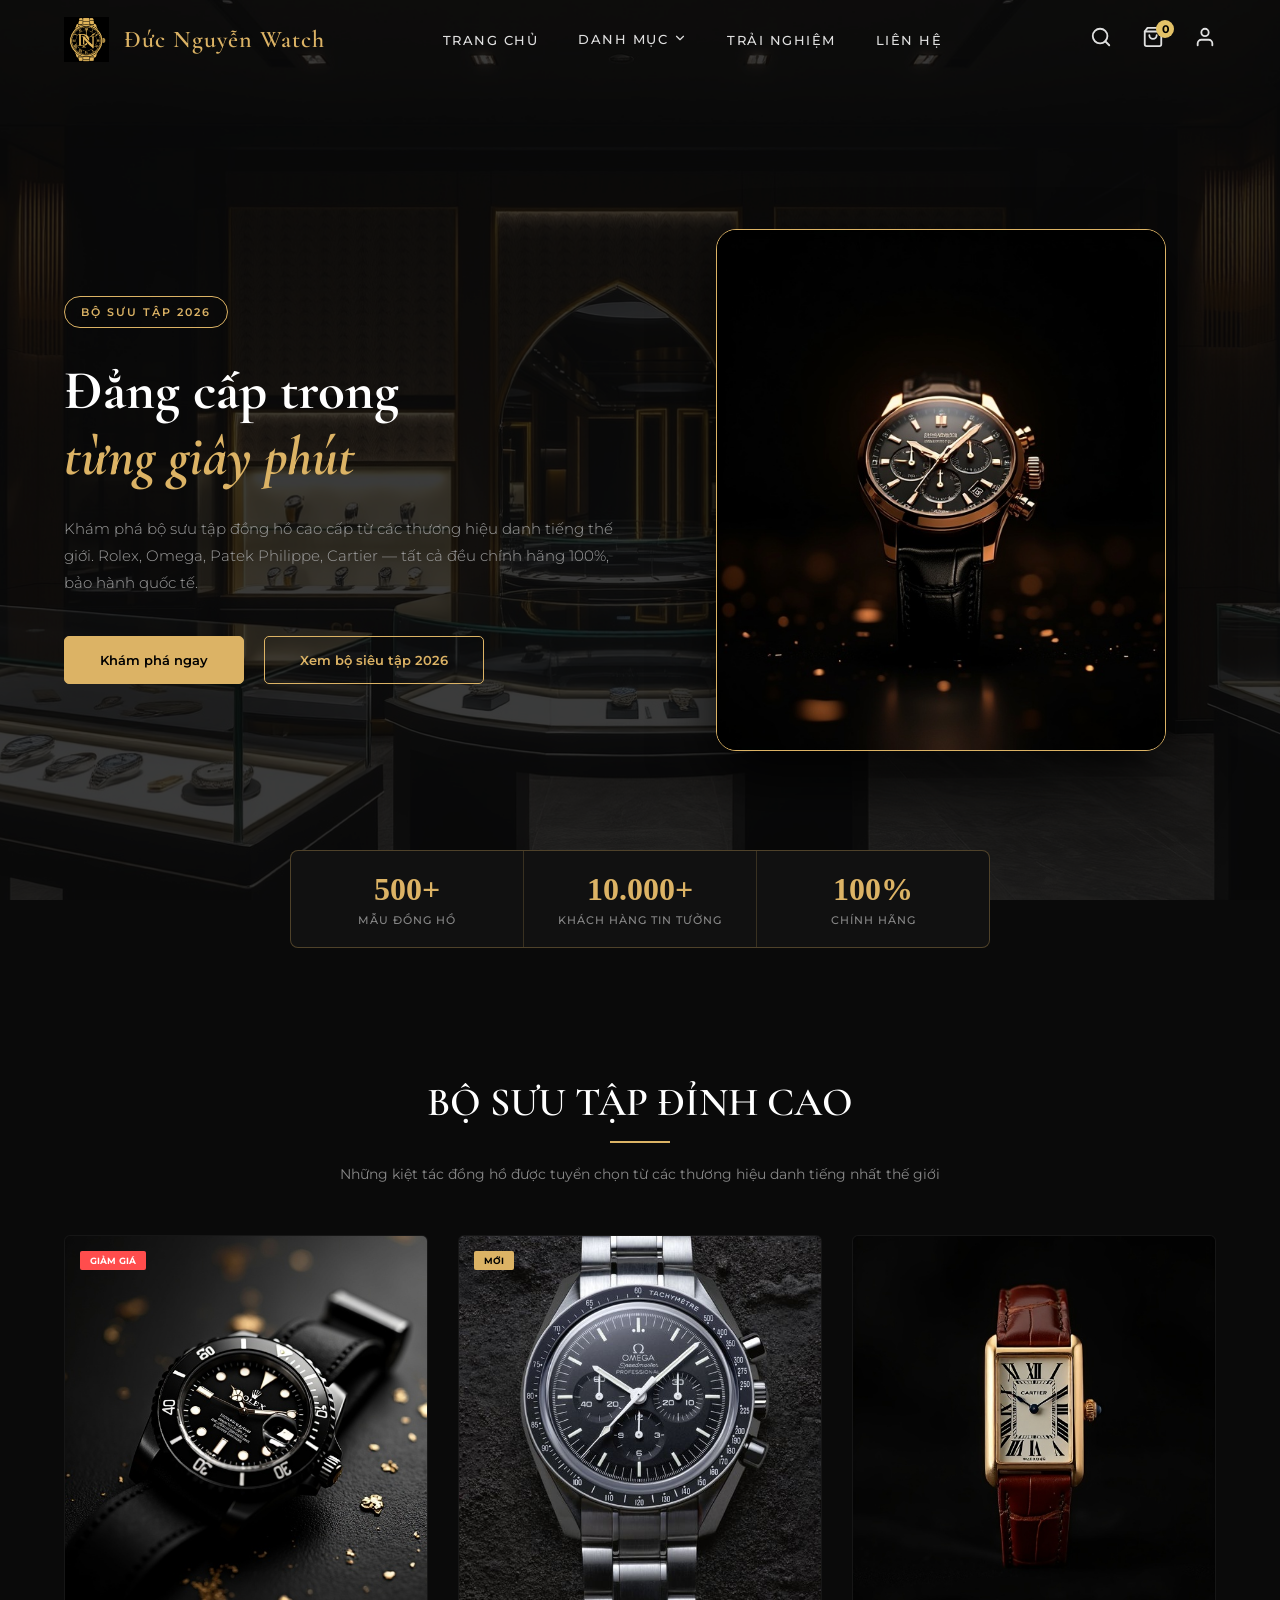
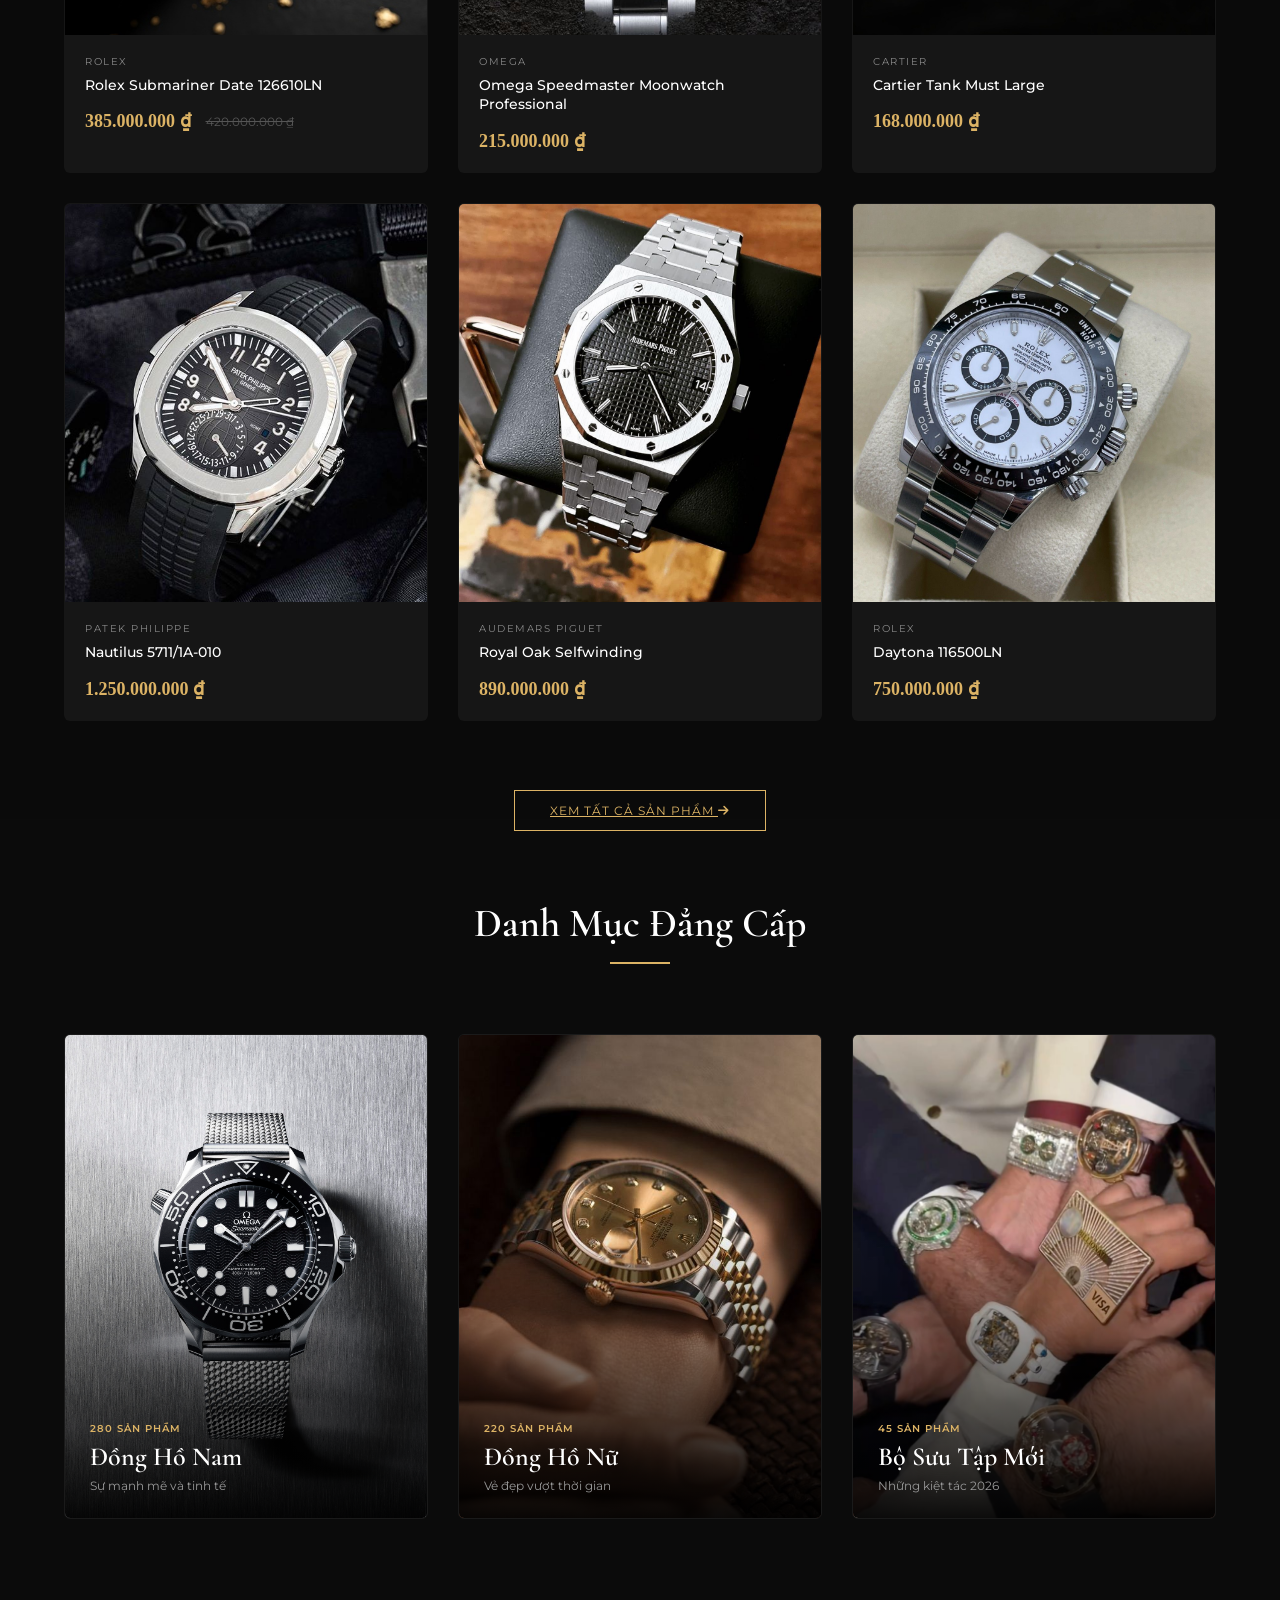
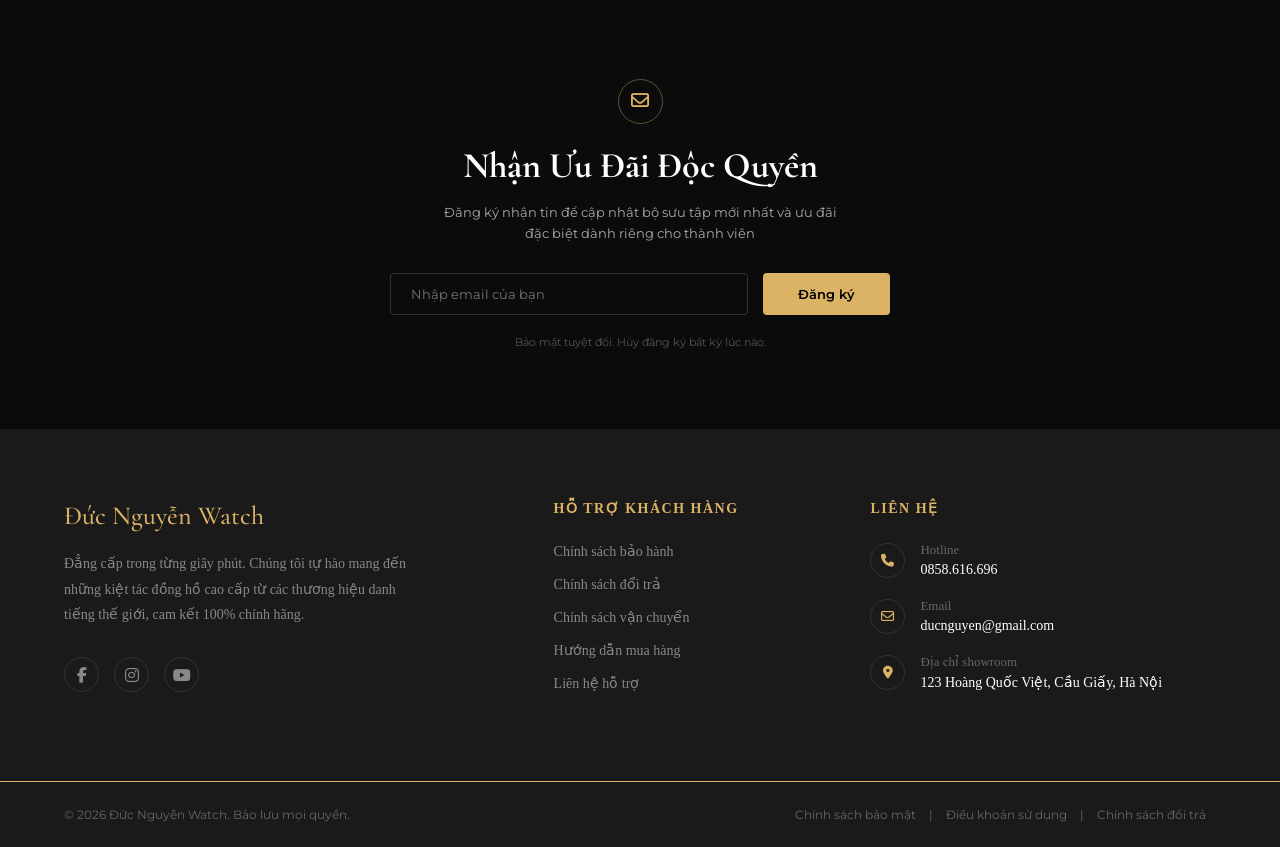
<file: index.html>
<!DOCTYPE html>
<html lang="vi">
<head>
    <meta charset="UTF-8">
    <meta name="viewport" content="width=device-width, initial-scale=1.0">
    <title>Trang chủ - Đức Nguyễn Watch</title>
    
    <!-- Nhúng Google Fonts -->
    <link href="https://fonts.googleapis.com/css2?family=Cormorant+Garamond:wght@600&family=Montserrat:wght@400;500&display=swap" rel="stylesheet">
    
    <!-- Nhúng FontAwesome để lấy icon -->
    <link rel="stylesheet" href="https://cdnjs.cloudflare.com/ajax/libs/font-awesome/6.4.0/css/all.min.css">
    
    <link rel="stylesheet" href="trangchu.css">
    <link rel="stylesheet" href="responsive.css">
</head>
<body>

    <!-- Bắt đầu Header -->
    <header class="main-header">
        
        <!-- Khối 1: Logo -->
        <a href="index.html" class="logo-container">
            <img src="anh/logo.png" alt="Logo" class="logo-img">
            <div class="logo-text" href="index.html">Đức Nguyễn Watch</div>
        </a>

        <!-- Khối 2: Menu Điều hướng -->
        <nav class="nav-menu">
            <ul>
                <li><a href="index.html">TRANG CHỦ</a></li>
                <li>
    <a href="danhmuc.html" class="menu-has-dropdown">
        DANH MỤC 
        <!-- Mã SVG vẽ mũi tên chỉ xuống -->
        <svg width="14" height="14" viewBox="0 0 24 24" fill="none" stroke="currentColor" stroke-width="2" stroke-linecap="round" stroke-linejoin="round">
            <polyline points="6 9 12 15 18 9"></polyline>
        </svg>
    </a>
</li>
                <li><a href="trainghiem.html">TRẢI NGHIỆM</a></li>
                <li><a href="lienhe.html">LIÊN HỆ</a></li>
            </ul>
        </nav>

       <!-- Khối 3: Các biểu tượng chức năng -->
<div class="header-icons">
    
    <!-- Ô tìm kiếm (Ẩn mặc định) -->
    <div class="search-box">
        <input type="text" id="search-input" placeholder="Tìm kiếm...">
    </div>

    <!-- Icon Kính lúp (Thêm id="search-btn") -->
    <a href="javascript:void(0)" class="icon-item" id="search-btn">
        <svg width="22" height="22" viewBox="0 0 24 24" fill="none" stroke="currentColor" stroke-width="2" stroke-linecap="round" stroke-linejoin="round"><circle cx="11" cy="11" r="8"></circle><line x1="21" y1="21" x2="16.65" y2="16.65"></line></svg>
    </a>
    
    <!-- Icon Giỏ hàng (Giữ nguyên) -->
    <a href="giohang.html" class="icon-item cart-wrapper">
        <svg width="22" height="22" viewBox="0 0 24 24" fill="none" stroke="currentColor" stroke-width="2" stroke-linecap="round" stroke-linejoin="round"><path d="M6 2L3 6v14a2 2 0 0 0 2 2h14a2 2 0 0 0 2-2V6l-3-4z"></path><line x1="3" y1="6" x2="21" y2="6"></line><path d="M16 10a4 4 0 0 1-8 0"></path></svg>
        <span class="cart-badge">0</span>
    </a>
    
    <!-- Icon Tài khoản (Giữ nguyên) -->
    <a href="dangnhap.html" class="icon-item">
        <svg width="22" height="22" viewBox="0 0 24 24" fill="none" stroke="currentColor" stroke-width="2" stroke-linecap="round" stroke-linejoin="round"><path d="M20 21v-2a4 4 0 0 0-4-4H8a4 4 0 0 0-4 4v2"></path><circle cx="12" cy="7" r="4"></circle></svg>
    </a>
</div>
        
    </header>
    <!-- PHẦN HERO SECTION -->
<section class="hero-section">
    <!-- Nền mờ phía sau (Bạn sẽ chèn ảnh cửa hàng vào đây bằng CSS) -->
    <div class="hero-background"></div>

    <div class="hero-container"> 
        <!-- Cột trái: Nội dung chữ -->
        <div class="hero-content">
            <span class="hero-badge fade-up delay-1">BỘ SƯU TẬP 2026</span>
            
            <h1 class="hero-title fade-up delay-2">
                Đẳng cấp trong <br>
                <span class="text-gold-italic">từng giây phút</span>
            </h1>
            
            <p class="hero-desc fade-up delay-3">
                Khám phá bộ sưu tập đồng hồ cao cấp từ các thương hiệu danh tiếng thế giới. Rolex, Omega, Patek Philippe, Cartier — tất cả đều chính hãng 100%, bảo hành quốc tế.
            </p>
            
            <div class="hero-buttons fade-up delay-4">
                <button class="btn-solid" onclick="window.location.href='danhmuc.html'">Khám phá ngay</button>
                <button class="btn-outline" onclick="window.location.href='danhmuc.html'">Xem bộ siêu tập 2026</button>
            </div>
        </div>

        <!-- Cột phải: Ảnh đồng hồ -->
        <div class="hero-image-wrapper fade-in-right delay-5">
            <!-- Bạn thay link ảnh đồng hồ đã tách nền (PNG) vào thẻ src dưới đây -->
            <img src="anh/anhgioithieu.jpg" alt="Luxury Watch" class="floating-watch">
        </div>
    </div>
</section>
<!-- Khối thống kê (Đặt dưới thẻ <div class="hero-buttons">...) -->
<div class="stats-box fade-up delay-5">
    
    <!-- Cột 1 -->
    <div class="stat-item">
        <div class="stat-value">
            <!-- Thuộc tính data-target chứa con số đích đến để JS biết đường chạy -->
            <span class="counter" data-target="500">0</span>+
        </div>
        <div class="stat-text">MẪU ĐỒNG HỒ</div>
    </div>

    <!-- Cột 2 -->
    <div class="stat-item">
        <div class="stat-value">
            <span class="counter" data-target="10000">0</span>+
        </div>
        <div class="stat-text">KHÁCH HÀNG TIN TƯỞNG</div>
    </div>

    <!-- Cột 3 -->
    <div class="stat-item">
        <div class="stat-value">
            <span class="counter" data-target="100">0</span>%
        </div>
        <div class="stat-text">CHÍNH HÃNG</div>
    </div>

</div>

    <!-- =========================================
     PHẦN BỘ SƯU TẬP ĐỈNH CAO (6 SẢN PHẨM)
     ========================================= -->
<section class="collection-section">
    <div class="section-header fade-up">
        <h2 class="section-title">BỘ SƯU TẬP ĐỈNH CAO</h2>
        <div class="title-line"></div>
        <p class="section-subtitle">Những kiệt tác đồng hồ được tuyển chọn từ các thương hiệu danh tiếng nhất thế giới</p>
    </div>

    <!-- Lưới chứa 6 sản phẩm (Sẽ tự động chia 3 cột, 2 hàng) -->
    <div class="product-grid fade-up delay-2">
        
        <!-- Sản phẩm 1 (Có Giảm giá) -->
        <div class="product-card" onclick="window.location.href='chitiet.html?id=rolexsub'">
            <div class="badge badge-sale">GIẢM GIÁ</div>
            <div class="product-img-wrapper">
                <img src="anh/rolexsub.jpg" alt="Rolex Submariner">
                <!-- Lớp phủ chứa nút XEM CHI TIẾT (Ẩn mặc định) -->
                <div class="img-overlay">
                    <button class="btn-hover-detail">XEM CHI TIẾT</button>
                </div>
            </div>
            <div class="product-info-bottom">
                <div class="brand">ROLEX</div>
                <h3 class="name">Rolex Submariner Date 126610LN</h3>
                <div class="price-box">
                    <span class="current-price">385.000.000 ₫</span>
                    <span class="old-price">420.000.000 ₫</span>
                </div>
            </div>
        </div>

        <!-- Sản phẩm 2 (Có nhãn  Mới) -->
        <div class="product-card" onclick="window.location.href='chitiet.html?id=omegaspeed'">
            <div class="badge badge-new">MỚI</div>
            <div class="product-img-wrapper">
                <img src="anh/omegamoon.jpg" alt="Omega Speedmaster">
                <div class="img-overlay">
                    <button class="btn-hover-detail">XEM CHI TIẾT</button>
                </div>
            </div>
            <div class="product-info-bottom">
                <div class="brand">OMEGA</div>
                <h3 class="name">Omega Speedmaster Moonwatch Professional</h3>
                <div class="price-box">
                    <span class="current-price">215.000.000 ₫</span>
                </div>
            </div>
        </div>

        <!-- Sản phẩm 3 -->
        <div class="product-card" onclick="window.location.href='chitiet.html?id=cartiersantos'">
            <div class="product-img-wrapper">
                <img src="anh/tank.jpg" alt="Cartier Tank">
                <div class="img-overlay">
                    <button class="btn-hover-detail">XEM CHI TIẾT</button>
                </div>
            </div>
            <div class="product-info-bottom">
                <div class="brand">CARTIER</div>
                <h3 class="name">Cartier Tank Must Large</h3>
                <div class="price-box">
                    <span class="current-price">168.000.000 ₫</span>
                </div>
            </div>
        </div>

        <!-- Sản phẩm 4 -->
        <div class="product-card" onclick="window.location.href='chitiet.html?id=patekaquanaut'">
            <div class="product-img-wrapper">
                <img src="anh/aquanaut.jpg" alt="Sản phẩm 4">
                <div class="img-overlay">
                    <button class="btn-hover-detail">XEM CHI TIẾT</button>
                </div>
            </div>
            <div class="product-info-bottom">
                <div class="brand">PATEK PHILIPPE</div>
                <h3 class="name">Nautilus 5711/1A-010</h3>
                <div class="price-box">
                    <span class="current-price">1.250.000.000 ₫</span>
                </div>
            </div>
        </div>

        <!-- Sản phẩm 5 -->
        <div class="product-card" onclick="window.location.href='chitiet.html?id=audemarsroyal'">
            <div class="product-img-wrapper">
                <img src="anh/royaloak.jpg" alt="Sản phẩm 5">
                <div class="img-overlay">
                    <button class="btn-hover-detail">XEM CHI TIẾT</button>
                </div>
            </div>
            <div class="product-info-bottom">
                <div class="brand">AUDEMARS PIGUET</div>
                <h3 class="name">Royal Oak Selfwinding</h3>
                <div class="price-box">
                    <span class="current-price">890.000.000 ₫</span>
                </div>
            </div>
        </div>

        <!-- Sản phẩm 6 -->
        <div class="product-card" onclick="window.location.href='chitiet.html?id=rolexdaytona'">
            <div class="product-img-wrapper">
                <img src="anh/daytona.jpg" alt="Sản phẩm 6">
                <div class="img-overlay">
                    <button class="btn-hover-detail">XEM CHI TIẾT</button>
                </div>
            </div>
            <div class="product-info-bottom">
                <div class="brand">ROLEX</div>
                <h3 class="name">Daytona 116500LN</h3>
                <div class="price-box">
                    <span class="current-price">750.000.000 ₫</span>
                </div>
            </div>
        </div>

    </div>
</section>

    <!-- Nút Xem tất cả -->
    <div class="view-all-container">
        <a href="danhmuc.html" class="btn-view-all">XEM TẤT CẢ SẢN PHẨM <i class="fa-solid fa-arrow-right"></i></a>
    </div>
</section>

<!-- =========================================
     PHẦN DANH MỤC ĐẲNG CẤP
     ========================================= -->
<section class="category-section">
    <!-- Tiêu đề -->
    <div class="section-header fade-up">
        <h2 class="section-title">Danh Mục Đẳng Cấp</h2>
        <div class="title-line"></div>
    </div>

    <!-- Lưới 3 thẻ danh mục -->
    <div class="category-grid fade-up delay-2">
        
        <!-- Thẻ 1: Đồng Hồ Nam -->
        <a href="danhmuc.html" class="category-card">
            <div class="category-img">
                <img src="anh/seamaster-2.jpg" alt="Đồng Hồ Nam">
                <!-- Lớp đen mờ dưới đáy -->
                <div class="category-overlay"></div>
            </div>
            <!-- Mũi tên góc phải trên -->
            <div class="circle-arrow">
                <i class="fa-solid fa-arrow-right"></i>
            </div>
            <!-- Nội dung chữ -->
            <div class="category-content">
                <span class="item-count">280 SẢN PHẨM</span>
                <h3 class="category-name">Đồng Hồ Nam</h3>
                <p class="category-desc">Sự mạnh mẽ và tinh tế</p>
            </div>
        </a>

        <!-- Thẻ 2: Đồng Hồ Nữ -->
        <a href="danhmuc.html" class="category-card">
            <div class="category-img">
                <img src="anh/datejust.jpg" alt="Đồng Hồ Nữ">
                <div class="category-overlay"></div>
            </div>
            <div class="circle-arrow">
                <i class="fa-solid fa-arrow-right"></i>
            </div>
            <div class="category-content">
                <span class="item-count">220 SẢN PHẨM</span>
                <h3 class="category-name">Đồng Hồ Nữ</h3>
                <p class="category-desc">Vẻ đẹp vượt thời gian</p>
            </div>
        </a>

        <!-- Thẻ 3: Bộ Sưu Tập Mới -->
        <a href="danhmuc.html" class="category-card">
            <div class="category-img">
                <img src="anh/bosieutap.jpg" alt="Bộ Sưu Tập Mới">
                <div class="category-overlay"></div>
            </div>
            <div class="circle-arrow">
                <i class="fa-solid fa-arrow-right"></i>
            </div>
            <div class="category-content">
                <span class="item-count">45 SẢN PHẨM</span>
                <h3 class="category-name">Bộ Sưu Tập Mới</h3>
                <p class="category-desc">Những kiệt tác 2026</p>
            </div>
        </a>

    </div>
</section>
<!-- =========================================
     PHẦN NHẬN ƯU ĐÃI ĐỘC QUYỀN
     ========================================= -->
<section class="newsletter-section">
    <div class="newsletter-icon"><i class="fa-regular fa-envelope"></i></div>
    <h2 class="newsletter-title">Nhận Ưu Đãi Độc Quyền</h2>
    <p class="newsletter-desc">Đăng ký nhận tin để cập nhật bộ sưu tập mới nhất và ưu đãi<br>đặc biệt dành riêng cho thành viên</p>
    
    <!-- Form nhập email -->
    <form id="subscribe-form" class="newsletter-form">
        <input type="email" id="email-input" placeholder="Nhập email của bạn" required>
        <button type="submit" class="btn-subscribe">Đăng ký</button>
    </form>
    <!-- THÊM ĐOẠN NÀY: Khối thông báo thành công (Mặc định ẩn) -->
    <div id="success-message" class="success-message" style="display: none;">
        <div class="success-icon"><i class="fa-solid fa-check"></i></div>
        <h3 class="success-title">Đăng ký thành công!</h3>
        <p class="success-desc">Cảm ơn bạn đã đăng ký. Chúng tôi sẽ gửi những ưu đãi tốt nhất đến hộp thư của bạn.</p>
    </div>
    <p class="newsletter-note">Bảo mật tuyệt đối. Hủy đăng ký bất kỳ lúc nào.</p>
</section>

<!-- =========================================
     PHẦN FOOTER 
     ========================================= -->
<footer id="main-footer" >
    <div class="footer-container">
        
        <!-- Cột 1: Thông tin thương hiệu -->
        <div class="footer-col brand-col">
            <h3 class="footer-logo">Đức Nguyễn Watch</h3>
            <p>Đẳng cấp trong từng giây phút. Chúng tôi tự hào mang đến những kiệt tác đồng hồ cao cấp từ các thương hiệu danh tiếng thế giới, cam kết 100% chính hãng.</p>
            <div class="social-links">
                <a href="https://www.facebook.com/anhladucnguyen/"><i class="fa-brands fa-facebook-f"></i></a>
                <a href="https://www.instagram.com/ducnguyen_luxury/"><i class="fa-brands fa-instagram"></i></a>
                <a href="https://www.youtube.com"><i class="fa-brands fa-youtube"></i></a>
            </div>
        </div>

        <!-- Cột 2: Danh mục -->
        <div class="footer-col links-col">
            <h4 class="footer-heading">HỖ TRỢ KHÁCH HÀNG</h4>
            <ul>
                <li><a href="lienhe.html">Chính sách bảo hành</a></li>
                <li><a href="lienhe.html">Chính sách đổi trả</a></li>
                <li><a href="lienhe.html">Chính sách vận chuyển</a></li>
                <li><a href="lienhe.html">Hướng dẫn mua hàng</a></li>
                <li><a href="lienhe.html">Liên hệ hỗ trợ</a></li>
            </ul>
        </div>

        <!-- Cột 3: Liên hệ -->
        <div class="footer-col contact-col">
            <h4 class="footer-heading">LIÊN HỆ</h4>
            <div class="contact-item">
                <div class="contact-icon"><i class="fa-solid fa-phone"></i></div>
                <div class="contact-info">
                    <span>Hotline</span>
                    <strong>0858.616.696</strong>
                </div>
            </div>
            <div class="contact-item">
                <div class="contact-icon"><i class="fa-regular fa-envelope"></i></div>
                <div class="contact-info">
                    <span>Email</span>
                    <strong>ducnguyen@gmail.com</strong>
                </div>
            </div>
            <div class="contact-item">
                <div class="contact-icon"><i class="fa-solid fa-location-dot"></i></div>
                <div class="contact-info">
                    <span>Địa chỉ showroom</span>
                    <strong>123 Hoàng Quốc Việt, Cầu Giấy, Hà Nội</strong>
                </div>
            </div>
        </div>

    </div>

    <!-- Thanh bản quyền dưới cùng -->
    <div class="footer-bottom">
        <div class="copyright">&copy; 2026 Đức Nguyễn Watch. Bảo lưu mọi quyền.</div>
        <div class="footer-legal">
            <a href="lienhe.html">Chính sách bảo mật</a> |
            <a href="lienhe.html">Điều khoản sử dụng</a> |
            <a href="lienhe.html">Chính sách đổi trả</a>
        </div>
    </div>
</footer>
<script src="mobile-menu.js"></script>
<script src="trangchu.js"></script>

</body>
</html>
</file>
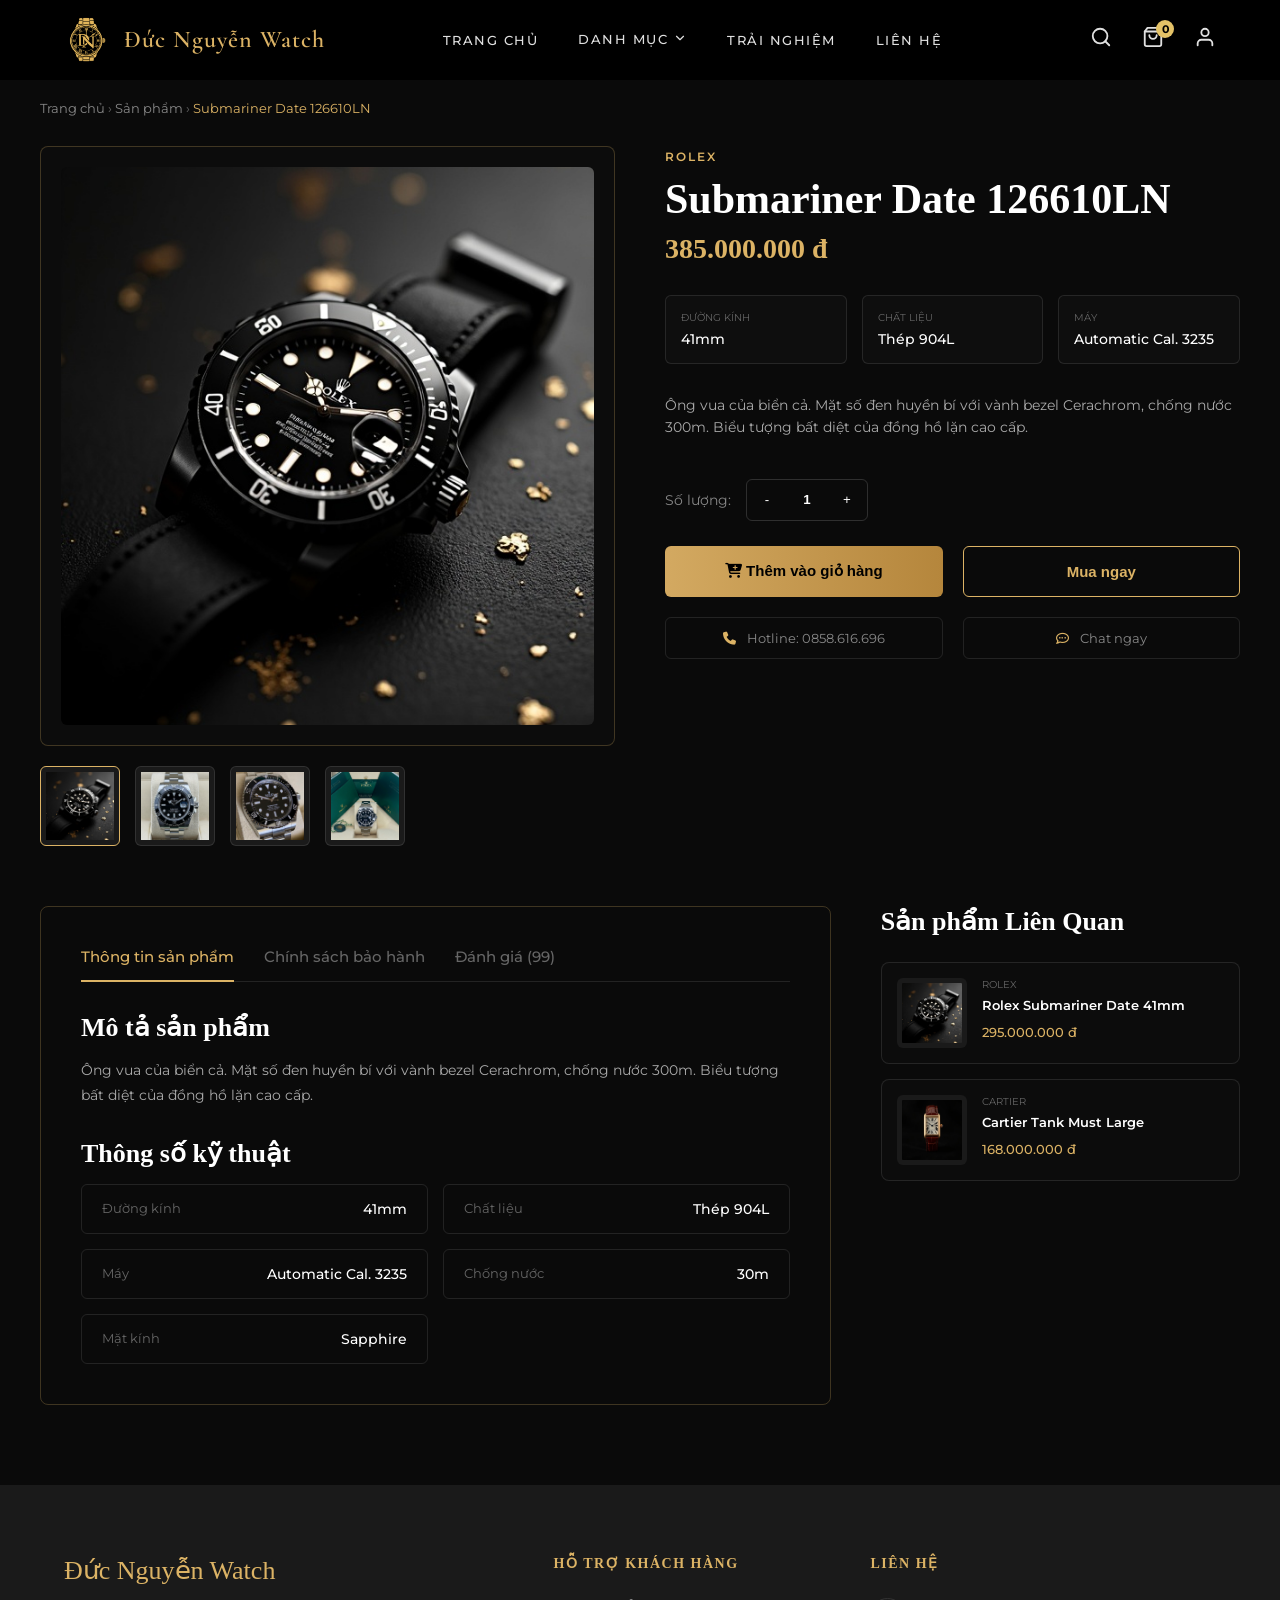
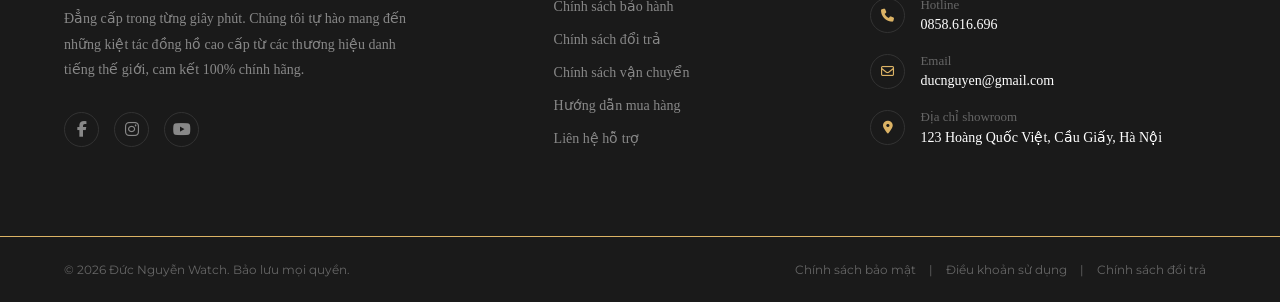
<file: chitiet.html>
<!DOCTYPE html>
<html lang="vi">
<head>
    <meta charset="UTF-8">
    <meta name="viewport" content="width=device-width, initial-scale=1.0">
    <title>Chi tiết - Đức Nguyễn Watch</title>
    <!-- Nhúng Font Chữ -->
    <link href="https://fonts.googleapis.com/css2?family=Cormorant+Garamond:wght@600;700&family=Montserrat:wght@400;500;600&display=swap" rel="stylesheet">
    <!-- Nhúng FontAwesome cho Icon -->
    <link rel="stylesheet" href="https://cdnjs.cloudflare.com/ajax/libs/font-awesome/6.4.0/css/all.min.css">
    <link rel="stylesheet" href="chitiet.css">
    <link rel="stylesheet" href="responsive.css">
</head>
<body>

    <!-- Bắt đầu Header -->
    <header class="main-header">
        
        <!-- Khối 1: Logo -->
        <a href="index.html" class="logo-container">
            <img src="anh/logo.png" alt="Logo" class="logo-img">
            <div class="logo-text">Đức Nguyễn Watch</div>
        </a>

                <!-- Khối 2: Menu Điều hướng -->
        <nav class="nav-menu">
            <ul>
                <li><a href="index.html">TRANG CHỦ</a></li>
                <li>
    <a href="danhmuc.html" class="menu-has-dropdown">
        DANH MỤC 
        <!-- Mã SVG vẽ mũi tên chỉ xuống -->
        <svg width="14" height="14" viewBox="0 0 24 24" fill="none" stroke="currentColor" stroke-width="2" stroke-linecap="round" stroke-linejoin="round">
            <polyline points="6 9 12 15 18 9"></polyline>
        </svg>
    </a>
</li>
                <li><a href="trainghiem.html">TRẢI NGHIỆM</a></li>
                <li><a href="lienhe.html">LIÊN HỆ</a></li>
            </ul>
        </nav>

       <!-- Khối 3: Các biểu tượng chức năng -->
<div class="header-icons">
    
    <!-- Ô tìm kiếm (Ẩn mặc định) -->
    <div class="search-box">
        <input type="text" id="search-input" placeholder="Tìm kiếm...">
    </div>

    <!-- Icon Kính lúp (Thêm id="search-btn") -->
    <a href="javascript:void(0)" class="icon-item" id="search-btn">
        <svg width="22" height="22" viewBox="0 0 24 24" fill="none" stroke="currentColor" stroke-width="2" stroke-linecap="round" stroke-linejoin="round"><circle cx="11" cy="11" r="8"></circle><line x1="21" y1="21" x2="16.65" y2="16.65"></line></svg>
    </a>
    
    <!-- Icon Giỏ hàng (Giữ nguyên) -->
    <a href="giohang.html" class="icon-item cart-wrapper">
        <svg width="22" height="22" viewBox="0 0 24 24" fill="none" stroke="currentColor" stroke-width="2" stroke-linecap="round" stroke-linejoin="round"><path d="M6 2L3 6v14a2 2 0 0 0 2 2h14a2 2 0 0 0 2-2V6l-3-4z"></path><line x1="3" y1="6" x2="21" y2="6"></line><path d="M16 10a4 4 0 0 1-8 0"></path></svg>
        <span class="cart-badge">0</span>
    </a>
    
    <!-- Icon Tài khoản (Giữ nguyên) -->
    <a href="dangnhap.html" class="icon-item">
        <svg width="22" height="22" viewBox="0 0 24 24" fill="none" stroke="currentColor" stroke-width="2" stroke-linecap="round" stroke-linejoin="round"><path d="M20 21v-2a4 4 0 0 0-4-4H8a4 4 0 0 0-4 4v2"></path><circle cx="12" cy="7" r="4"></circle></svg>
    </a>
</div>
        
    </header>

<!-- =========================================
     TRANG CHI TIẾT SẢN PHẨM (ĐỨC NGUYỄN WATCH)
     ========================================= -->
<section class="pdp-section">
    <div class="pdp-container">
        
        <!-- Breadcrumb (Đường dẫn) -->
        <div class="breadcrumb">
            <a href="index.html">Trang chủ</a> &rsaquo; 
            <a href="san-pham.html">Sản phẩm</a> &rsaquo; 
            <span id="dyn-breadcrumb">Cartier Tank Must Large</span>
        </div>

        <!-- ================= KHỐI TRÊN: ẢNH & THÔNG TIN CHÍNH ================= -->
        <div class="pdp-top-grid">
            
            <!-- Cột trái: Gallery Ảnh -->
            <div class="pdp-gallery">
                <div class="main-image-box">
                    <img id="main-product-img" src="" alt="Hình ảnh sản phẩm">
                </div>
                <div class="thumbnail-list" id="dyn-thumbnails">
                </div>
            </div>

            <!-- Cột phải: Thông tin & Mua hàng -->
            <div class="pdp-info">
                <span class="pdp-brand" id="dyn-brand">CARTIER</span>
                <h1 class="pdp-title" id="dyn-name">Cartier Tank Must Large</h1>
                <div class="pdp-price" id="dyn-price">168.000.000 đ</div>

                <!-- Thông số nhanh -->
                <div class="pdp-quick-specs">
                    <div class="q-spec-box">
                        <span class="q-label">ĐƯỜNG KÍNH</span>
                        <span class="q-value" id="dyn-size">33.7mm x 25.5mm</span>
                    </div>
                    <div class="q-spec-box">
                        <span class="q-label">CHẤT LIỆU</span>
                        <span class="q-value" id="dyn-material">Thép không gỉ</span>
                    </div>
                    <div class="q-spec-box">
                        <span class="q-label">MÁY</span>
                        <span class="q-value" id="dyn-machine">Quartz</span>
                    </div>
                </div>

                <p class="pdp-short-desc" id="dyn-desc">Biểu tượng của sự thanh lịch Parisian. Thiết kế hình chữ nhật cổ điển, mặt số trắng với kim thép xanh đặc trưng, dây da cá sấu cao cấp.</p>

                <!-- Số lượng & Nút Mua -->
                <div class="pdp-action-area">
                    <div class="qty-selector">
                        <span style="color:#888; font-size: 14px; margin-right: 15px;">Số lượng:</span>
                        <div class="qty-control">
                            <button class="qty-btn-pdp" id="btn-minus-pdp">-</button>
                            <input type="text" id="pdp-qty-input" value="1" readonly>
                            <button class="qty-btn-pdp" id="btn-plus-pdp">+</button>
                        </div>
                    </div>

                    <div class="pdp-buy-buttons">
                        <button class="btn-add-cart" id="btn-add-to-cart">
                            <i class="fa-solid fa-cart-plus"></i> Thêm vào giỏ hàng
                        </button>
                        <button class="btn-buy-now">Mua ngay</button>
                    </div>

                    <div class="pdp-support-buttons">
                        <a href="tel:0123456789" class="btn-support"><i class="fa-solid fa-phone"></i> Hotline: 0858.616.696</a>
                        <a href="#" class="btn-support"><i class="fa-regular fa-comment-dots"></i> Chat ngay</a>
                    </div>
                </div>
            </div>
        </div>

        <!-- ================= KHỐI DƯỚI: TAB CHI TIẾT & SẢN PHẨM LIÊN QUAN ================= -->
        <div class="pdp-bottom-grid">
            
            <!-- Cột trái: Khu vực Tabs -->
            <div class="pdp-tabs-section">
                <!-- Tiêu đề Tabs -->
                <div class="tab-headers">
                    <button class="tab-btn active" data-target="tab-info">Thông tin sản phẩm</button>
                    <button class="tab-btn" data-target="tab-warranty">Chính sách bảo hành</button>
                    <button class="tab-btn" data-target="tab-reviews">Đánh giá (99)</button>
                </div>

                <!-- Nội dung Tab 1: Thông tin -->
                <div class="tab-content active" id="tab-info">
                    <h3 class="tab-content-title">Mô tả sản phẩm</h3>
                    <p class="tab-text" id="dyn-long-desc">Biểu tượng của sự thanh lịch Parisian. Thiết kế hình chữ nhật cổ điển, mặt số trắng với kim thép xanh đặc trưng, dây da cá sấu cao cấp. Phù hợp cho cả môi trường công sở lẫn những buổi tiệc sang trọng.</p>
                    
                    <h3 class="tab-content-title" style="margin-top: 30px;">Thông số kỹ thuật</h3>
                    <div class="specs-table">
                        <div class="spec-row"><span class="s-label">Đường kính</span><span class="s-value" id="tab-size">33.7mm x 25.5mm</span></div>
                        <div class="spec-row"><span class="s-label">Chất liệu</span><span class="s-value" id="tab-material">Thép không gỉ</span></div>
                        <div class="spec-row"><span class="s-label">Máy</span><span class="s-value" id="tab-machine">Quartz</span></div>
                        <div class="spec-row"><span class="s-label">Chống nước</span><span class="s-value">30m</span></div>
                        <div class="spec-row"><span class="s-label">Mặt kính</span><span class="s-value">Sapphire</span></div>
                    </div>
                </div>

                <!-- Nội dung Tab 2: Bảo hành -->
                <div class="tab-content" id="tab-warranty">
                    <h3 class="tab-content-title">Chính sách bảo hành</h3>
                    <p class="tab-text" style="margin-bottom: 20px;">Chính sách bảo hành của Đức Nguyễn Watch cam kết mang đến sự an tâm tuyệt đối cho khách hàng:</p>
                    <ul class="warranty-list">
                        <li>1. Bảo hành chính hãng 5 năm: Tất cả đồng hồ được bảo hành theo chính sách của thương hiệu.</li>
                        <li>2. Bảo hành tại cửa hàng: Trong 12 tháng đầu, mọi vấn đề kỹ thuật được xử lý miễn phí.</li>
                        <li>3. Bảo dưỡng miễn phí: Miễn phí lau dầu, chỉnh thời gian trong suốt thời gian bảo hành.</li>
                        <li>4. Đổi trả trong 7 ngày: Nếu phát hiện lỗi do nhà sản xuất.</li>
                        <li>5. Kiểm định chính hãng: Hỗ trợ gửi kiểm định tại trung tâm nếu có nhu cầu.</li>
                        <li>6. Bảo hiểm vận chuyển: Tất cả đơn hàng online được bảo hiểm 100%.</li>
                    </ul>
                </div>

                <!-- Nội dung Tab 3: Đánh giá -->
                <div class="tab-content" id="tab-reviews">
                    <div class="review-header">
                        <h3 class="tab-content-title" style="margin-bottom: 0;">Đánh giá khách hàng</h3>
                        <span class="review-badge">99 đánh giá</span>
                    </div>

                    <div class="review-item">
                        <div class="reviewer-avatar">NA</div>
                        <div class="review-body">
                            <div class="review-meta">
                                <span class="reviewer-name">Nguyễn Minh Anh</span>
                                <span class="review-date">15/04/2026</span>
                            </div>
                            <div class="review-stars"><i class="fa-solid fa-star"></i><i class="fa-solid fa-star"></i><i class="fa-solid fa-star"></i><i class="fa-solid fa-star"></i><i class="fa-solid fa-star"></i></div>
                            <h4 class="review-title">Tuyệt vời! Đồng hồ chính hãng 100%</h4>
                            <p class="review-text">Mình đã mua chiếc đồng hồ tại đây. Sản phẩm chính hãng, đầy đủ hộp, thẻ và giấy tờ. Dịch vụ tư vấn rất chuyên nghiệp!</p>
                        </div>
                    </div>
                </div>

            </div>

            <!-- Cột phải: Sản phẩm liên quan (Gắn URL có chứa ?id) -->
            <div class="pdp-related-section">
                <h3 class="related-title">Sản phẩm Liên Quan</h3>
                <div class="related-list">
                    <a href="chitiet.html?id=rolexsub" class="related-card">
                        <img src="anh/rolexsub.jpg" alt="Rolex" class="r-img">
                        <div class="r-info">
                            <span class="r-brand">ROLEX</span>
                            <h4 class="r-name">Rolex Submariner Date 41mm</h4>
                            <span class="r-price">295.000.000 đ</span>
                        </div>
                    </a>
                    <a href="chitiet.html?id=cartiertank" class="related-card">
                        <img src="anh/tank.jpg" alt="Cartier" class="r-img">
                        <div class="r-info">
                            <span class="r-brand">CARTIER</span>
                            <h4 class="r-name">Cartier Tank Must Large</h4>
                            <span class="r-price">168.000.000 đ</span>
                        </div>
                    </a>
                </div>
            </div>

        </div>
    </div>
</section>


<!-- =========================================
     PHẦN FOOTER 
     ========================================= -->
<footer id="main-footer" >
    <div class="footer-container">
        
        <!-- Cột 1: Thông tin thương hiệu -->
        <div class="footer-col brand-col">
            <h3 class="footer-logo">Đức Nguyễn Watch</h3>
            <p>Đẳng cấp trong từng giây phút. Chúng tôi tự hào mang đến những kiệt tác đồng hồ cao cấp từ các thương hiệu danh tiếng thế giới, cam kết 100% chính hãng.</p>
            <div class="social-links">
                <a href="https://www.facebook.com/anhladucnguyen/"><i class="fa-brands fa-facebook-f"></i></a>
                <a href="https://www.instagram.com/ducnguyen_luxury/"><i class="fa-brands fa-instagram"></i></a>
                <a href="https://www.youtube.com"><i class="fa-brands fa-youtube"></i></a>
            </div>
        </div>

        <!-- Cột 2: Danh mục -->
        <div class="footer-col links-col">
            <h4 class="footer-heading">HỖ TRỢ KHÁCH HÀNG</h4>
            <ul>
                <li><a href="lienhe.html">Chính sách bảo hành</a></li>
                <li><a href="lienhe.html">Chính sách đổi trả</a></li>
                <li><a href="lienhe.html">Chính sách vận chuyển</a></li>
                <li><a href="lienhe.html">Hướng dẫn mua hàng</a></li>
                <li><a href="lienhe.html">Liên hệ hỗ trợ</a></li>
            </ul>
        </div>

        <!-- Cột 3: Liên hệ -->
        <div class="footer-col contact-col">
            <h4 class="footer-heading">LIÊN HỆ</h4>
            <div class="contact-item">
                <div class="contact-icon"><i class="fa-solid fa-phone"></i></div>
                <div class="contact-info">
                    <span>Hotline</span>
                    <strong>0858.616.696</strong>
                </div>
            </div>
            <div class="contact-item">
                <div class="contact-icon"><i class="fa-regular fa-envelope"></i></div>
                <div class="contact-info">
                    <span>Email</span>
                    <strong>ducnguyen@gmail.com</strong>
                </div>
            </div>
            <div class="contact-item">
                <div class="contact-icon"><i class="fa-solid fa-location-dot"></i></div>
                <div class="contact-info">
                    <span>Địa chỉ showroom</span>
                    <strong>123 Hoàng Quốc Việt, Cầu Giấy, Hà Nội</strong>
                </div>
            </div>
        </div>

    </div>

    <!-- Thanh bản quyền dưới cùng -->
    <div class="footer-bottom">
        <div class="copyright">&copy; 2026 Đức Nguyễn Watch. Bảo lưu mọi quyền.</div>
        <div class="footer-legal">
            <a href="lienhe.html">Chính sách bảo mật</a> |
            <a href="lienhe.html">Điều khoản sử dụng</a> |
            <a href="lienhe.html">Chính sách đổi trả</a>
        </div>
    </div>
</footer>
<script src="mobile-menu.js"></script>
<script src="chitiet.js"></script>
</body>
</html>
</file>
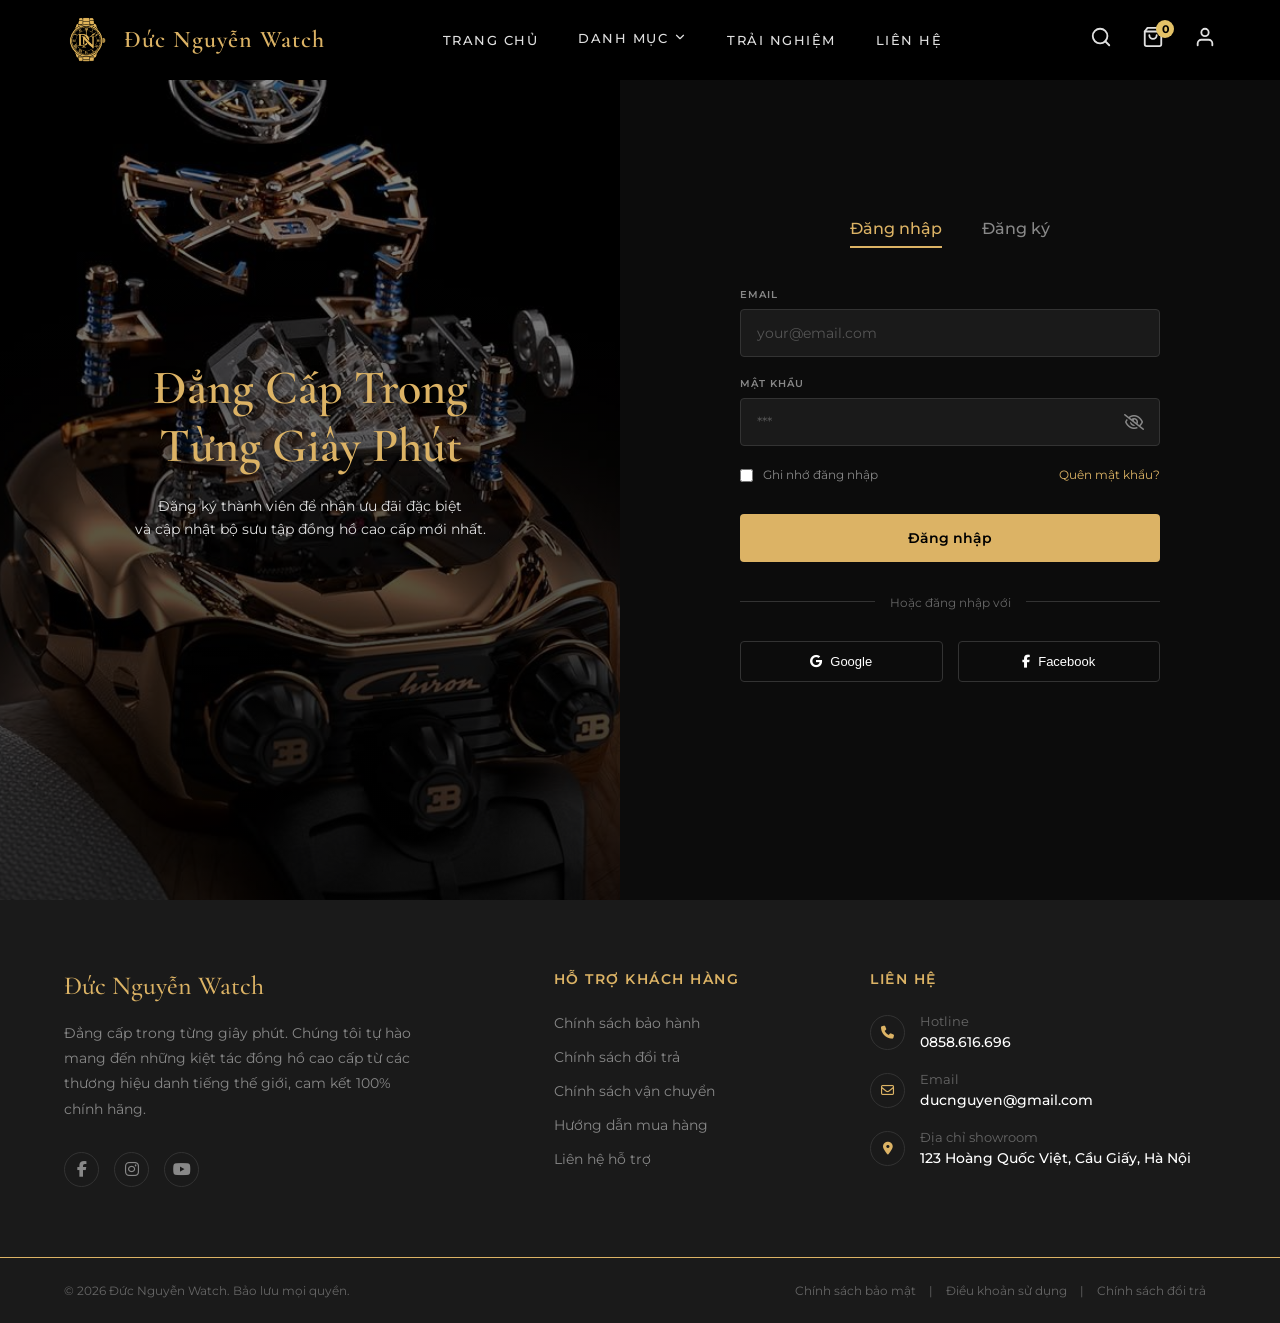
<file: dangnhap.html>
<!DOCTYPE html>
<html lang="vi">
<head>
    <meta charset="UTF-8">
    <meta name="viewport" content="width=device-width, initial-scale=1.0">
    <title>Đăng nhập - Đức Nguyễn Watch</title>
    <!-- Nhúng Font Chữ -->
    <link href="https://fonts.googleapis.com/css2?family=Cormorant+Garamond:wght@600;700&family=Montserrat:wght@400;500;600&display=swap" rel="stylesheet">
    <!-- Nhúng FontAwesome cho Icon -->
    <link rel="stylesheet" href="https://cdnjs.cloudflare.com/ajax/libs/font-awesome/6.4.0/css/all.min.css">
    <link rel="stylesheet" href="dangnhap.css">
    <link rel="stylesheet" href="responsive.css">
</head>
<body>

    <!-- Bắt đầu Header -->
    <header class="main-header">
        
        <!-- Khối 1: Logo -->
        <a href="index.html" class="logo-container">
            <img src="anh/logo.png" alt="Logo" class="logo-img">
            <div class="logo-text">Đức Nguyễn Watch</div>
        </a>

        <!-- Khối 2: Menu Điều hướng -->
        <nav class="nav-menu">
            <ul>
                <li><a href="index.html">TRANG CHỦ</a></li>
                <li>
    <a href="danhmuc.html" class="menu-has-dropdown">
        DANH MỤC 
        <!-- Mã SVG vẽ mũi tên chỉ xuống -->
        <svg width="14" height="14" viewBox="0 0 24 24" fill="none" stroke="currentColor" stroke-width="2" stroke-linecap="round" stroke-linejoin="round">
            <polyline points="6 9 12 15 18 9"></polyline>
        </svg>
    </a>
</li>
                <li><a href="trainghiem.html">TRẢI NGHIỆM</a></li>
                <li><a href="lienhe.html">LIÊN HỆ</a></li>
            </ul>
        </nav>

       <!-- Khối 3: Các biểu tượng chức năng -->
<div class="header-icons">
    
    <!-- Ô tìm kiếm (Ẩn mặc định) -->
    <div class="search-box">
        <input type="text" id="search-input" placeholder="Tìm kiếm...">
    </div>

    <!-- Icon Kính lúp (Thêm id="search-btn") -->
    <a href="javascript:void(0)" class="icon-item" id="search-btn">
        <svg width="22" height="22" viewBox="0 0 24 24" fill="none" stroke="currentColor" stroke-width="2" stroke-linecap="round" stroke-linejoin="round"><circle cx="11" cy="11" r="8"></circle><line x1="21" y1="21" x2="16.65" y2="16.65"></line></svg>
    </a>
    
    <!-- Icon Giỏ hàng (Giữ nguyên) -->
    <a href="giohang.html" class="icon-item cart-wrapper">
        <svg width="22" height="22" viewBox="0 0 24 24" fill="none" stroke="currentColor" stroke-width="2" stroke-linecap="round" stroke-linejoin="round"><path d="M6 2L3 6v14a2 2 0 0 0 2 2h14a2 2 0 0 0 2-2V6l-3-4z"></path><line x1="3" y1="6" x2="21" y2="6"></line><path d="M16 10a4 4 0 0 1-8 0"></path></svg>
        <span class="cart-badge">0</span>
    </a>
    
    <!-- Icon Tài khoản (Giữ nguyên) -->
    <a href="dangnhap.html" class="icon-item">
        <svg width="22" height="22" viewBox="0 0 24 24" fill="none" stroke="currentColor" stroke-width="2" stroke-linecap="round" stroke-linejoin="round"><path d="M20 21v-2a4 4 0 0 0-4-4H8a4 4 0 0 0-4 4v2"></path><circle cx="12" cy="7" r="4"></circle></svg>
    </a>
</div>
        
    </header>
<div class="auth-wrapper">
    <!-- Cột trái: Ảnh nền và Slogan -->
    <div class="auth-banner">
        <div class="banner-overlay"></div>
        <div class="banner-content">
            <h2>Đẳng Cấp Trong<br>Từng Giây Phút</h2>
            <p>Đăng ký thành viên để nhận ưu đãi đặc biệt<br>và cập nhật bộ sưu tập đồng hồ cao cấp mới nhất.</p>
        </div>
    </div>

    <!-- Cột phải: Form nhập liệu -->
    <div class="auth-form-section">
        <div class="auth-form-container">
            
            <!-- Chuyển đổi Đăng nhập / Đăng ký -->
<div class="auth-tabs">
    <!-- Đặt class active mặc định ở nút Đăng nhập -->
    <a href="#" class="tab-btn active" id="tab-login">Đăng nhập</a>
    <a href="#" class="tab-btn" id="tab-register">Đăng ký</a>
</div>

<!-- ================= FORM ĐĂNG NHẬP (MẶC ĐỊNH HIỂN THỊ) ================= -->
<form id="login-form" class="auth-form">
    <div class="input-group">
        <label>EMAIL</label>
        <input type="email" placeholder="your@email.com" required>
    </div>

    <div class="input-group">
        <label>MẬT KHẨU</label>
        <div class="password-wrapper">
            <input type="password" id="pw-login" placeholder="***" required>
            <i class="fa-regular fa-eye-slash toggle-pw" data-target="pw-login"></i>
        </div>
    </div>

    <!-- Hàng chữ Ghi nhớ & Quên mật khẩu -->
    <div class="login-options">
        <div class="checkbox-group" style="margin-bottom: 0;">
            <input type="checkbox" id="remember-me">
            <label for="remember-me">Ghi nhớ đăng nhập</label>
        </div>
        <a href="#" class="forgot-pw-link" id="link-forgot-pw">Quên mật khẩu?</a>
    </div>

    <button type="submit" class="btn-primary-auth">Đăng nhập</button>

    <div class="auth-divider"><span>Hoặc đăng nhập với</span></div>

    <div class="social-login">
        <button type="button" class="btn-social"><i class="fa-brands fa-google"></i> Google</button>
        <button type="button" class="btn-social"><i class="fa-brands fa-facebook-f"></i> Facebook</button>
    </div>
</form>

<!-- ================= FORM ĐĂNG KÝ (MẶC ĐỊNH ẨN) ================= -->
<form id="register-form" class="auth-form" style="display: none;">
    <div class="input-group">
        <label>HỌ VÀ TÊN</label>
        <input type="text" placeholder="Nguyễn Minh Đức" required>
    </div>

    <div class="input-group">
        <label>EMAIL</label>
        <input type="email" placeholder="your@email.com" required>
    </div>

    <div class="input-group">
        <label>SỐ ĐIỆN THOẠI</label>
        <input type="tel" placeholder="0123.456.789" required>
    </div>

    <div class="input-group">
        <label>MẬT KHẨU</label>
        <div class="password-wrapper">
            <input type="password" id="pw-reg" placeholder="Tối thiểu 8 ký tự" required>
            <i class="fa-regular fa-eye-slash toggle-pw" data-target="pw-reg"></i>
        </div>
    </div>

    <div class="input-group">
        <label>XÁC NHẬN MẬT KHẨU</label>
        <div class="password-wrapper">
            <input type="password" id="pw-confirm" placeholder="Nhập lại mật khẩu" required>
            <i class="fa-regular fa-eye-slash toggle-pw" data-target="pw-confirm"></i>
        </div>
    </div>

    <div class="checkbox-group">
        <input type="checkbox" id="terms" required>
        <label for="terms">Tôi đồng ý với <a href="#">Điều khoản sử dụng</a> và <a href="#">Chính sách bảo mật</a></label>
    </div>

    <button type="submit" class="btn-primary-auth">Đăng ký tài khoản</button>

    <div class="auth-divider"><span>Hoặc đăng ký với</span></div>

    <div class="social-login">
        <button type="button" class="btn-social"><i class="fa-brands fa-google"></i> Google</button>
        <button type="button" class="btn-social"><i class="fa-brands fa-facebook-f"></i> Facebook</button>
    </div>
</form>
<!-- ================= FORM QUÊN MẬT KHẨU (MẶC ĐỊNH ẨN) ================= -->
<form id="forgot-pw-form" class="auth-form" style="display: none;">
    
    <div style="text-align: center; margin-bottom: 30px;">
        <h3 style="color: var(--gold); font-family: 'Cormorant Garamond', serif; font-size: 28px; margin-bottom: 10px;">Phục hồi mật khẩu</h3>
        <p style="color: #888; font-size: 13px; line-height: 1.5;">Vui lòng nhập địa chỉ email của bạn. Chúng tôi sẽ gửi một liên kết bảo mật để đặt lại mật khẩu.</p>
    </div>

    <div class="input-group">
        <label>EMAIL CỦA BẠN</label>
        <input type="email" placeholder="your@email.com" required>
    </div>

    <button type="submit" class="btn-primary-auth">Gửi liên kết</button>

    <div style="text-align: center; margin-top: 20px;">
        <a href="#" id="link-back-login" style="color: #888; text-decoration: none; font-size: 13px; transition: color 0.3s;">
            <i class="fa-solid fa-arrow-left" style="margin-right: 5px;"></i> Quay lại Đăng nhập
        </a>
    </div>
</form>

        </div>
    </div>
</div>
<!-- =========================================
     PHẦN FOOTER 
     ========================================= -->
<footer id="main-footer" >
    <div class="footer-container">
        
        <!-- Cột 1: Thông tin thương hiệu -->
        <div class="footer-col brand-col">
            <h3 class="footer-logo">Đức Nguyễn Watch</h3>
            <p>Đẳng cấp trong từng giây phút. Chúng tôi tự hào mang đến những kiệt tác đồng hồ cao cấp từ các thương hiệu danh tiếng thế giới, cam kết 100% chính hãng.</p>
            <div class="social-links">
                <a href="https://www.facebook.com/anhladucnguyen/"><i class="fa-brands fa-facebook-f"></i></a>
                <a href="https://www.instagram.com/ducnguyen_luxury/"><i class="fa-brands fa-instagram"></i></a>
                <a href="https://www.youtube.com"><i class="fa-brands fa-youtube"></i></a>
            </div>
        </div>

        <!-- Cột 2: Danh mục -->
        <div class="footer-col links-col">
            <h4 class="footer-heading">HỖ TRỢ KHÁCH HÀNG</h4>
            <ul>
                <li><a href="lienhe.html">Chính sách bảo hành</a></li>
                <li><a href="lienhe.html">Chính sách đổi trả</a></li>
                <li><a href="lienhe.html">Chính sách vận chuyển</a></li>
                <li><a href="lienhe.html">Hướng dẫn mua hàng</a></li>
                <li><a href="lienhe.html">Liên hệ hỗ trợ</a></li>
            </ul>
        </div>

        <!-- Cột 3: Liên hệ -->
        <div class="footer-col contact-col">
            <h4 class="footer-heading">LIÊN HỆ</h4>
            <div class="contact-item">
                <div class="contact-icon"><i class="fa-solid fa-phone"></i></div>
                <div class="contact-info">
                    <span>Hotline</span>
                    <strong>0858.616.696</strong>
                </div>
            </div>
            <div class="contact-item">
                <div class="contact-icon"><i class="fa-regular fa-envelope"></i></div>
                <div class="contact-info">
                    <span>Email</span>
                    <strong>ducnguyen@gmail.com</strong>
                </div>
            </div>
            <div class="contact-item">
                <div class="contact-icon"><i class="fa-solid fa-location-dot"></i></div>
                <div class="contact-info">
                    <span>Địa chỉ showroom</span>
                    <strong>123 Hoàng Quốc Việt, Cầu Giấy, Hà Nội</strong>
                </div>
            </div>
        </div>

    </div>

    <!-- Thanh bản quyền dưới cùng -->
    <div class="footer-bottom">
        <div class="copyright">&copy; 2026 Đức Nguyễn Watch. Bảo lưu mọi quyền.</div>
        <div class="footer-legal">
            <a href="lienhe.html">Chính sách bảo mật</a> |
            <a href="lienhe.html">Điều khoản sử dụng</a> |
            <a href="lienhe.html">Chính sách đổi trả</a>
        </div>
    </div>
</footer>
<script src="mobile-menu.js"></script>
<script src="dangnhap.js"></script>
</body>
</html>
</file>
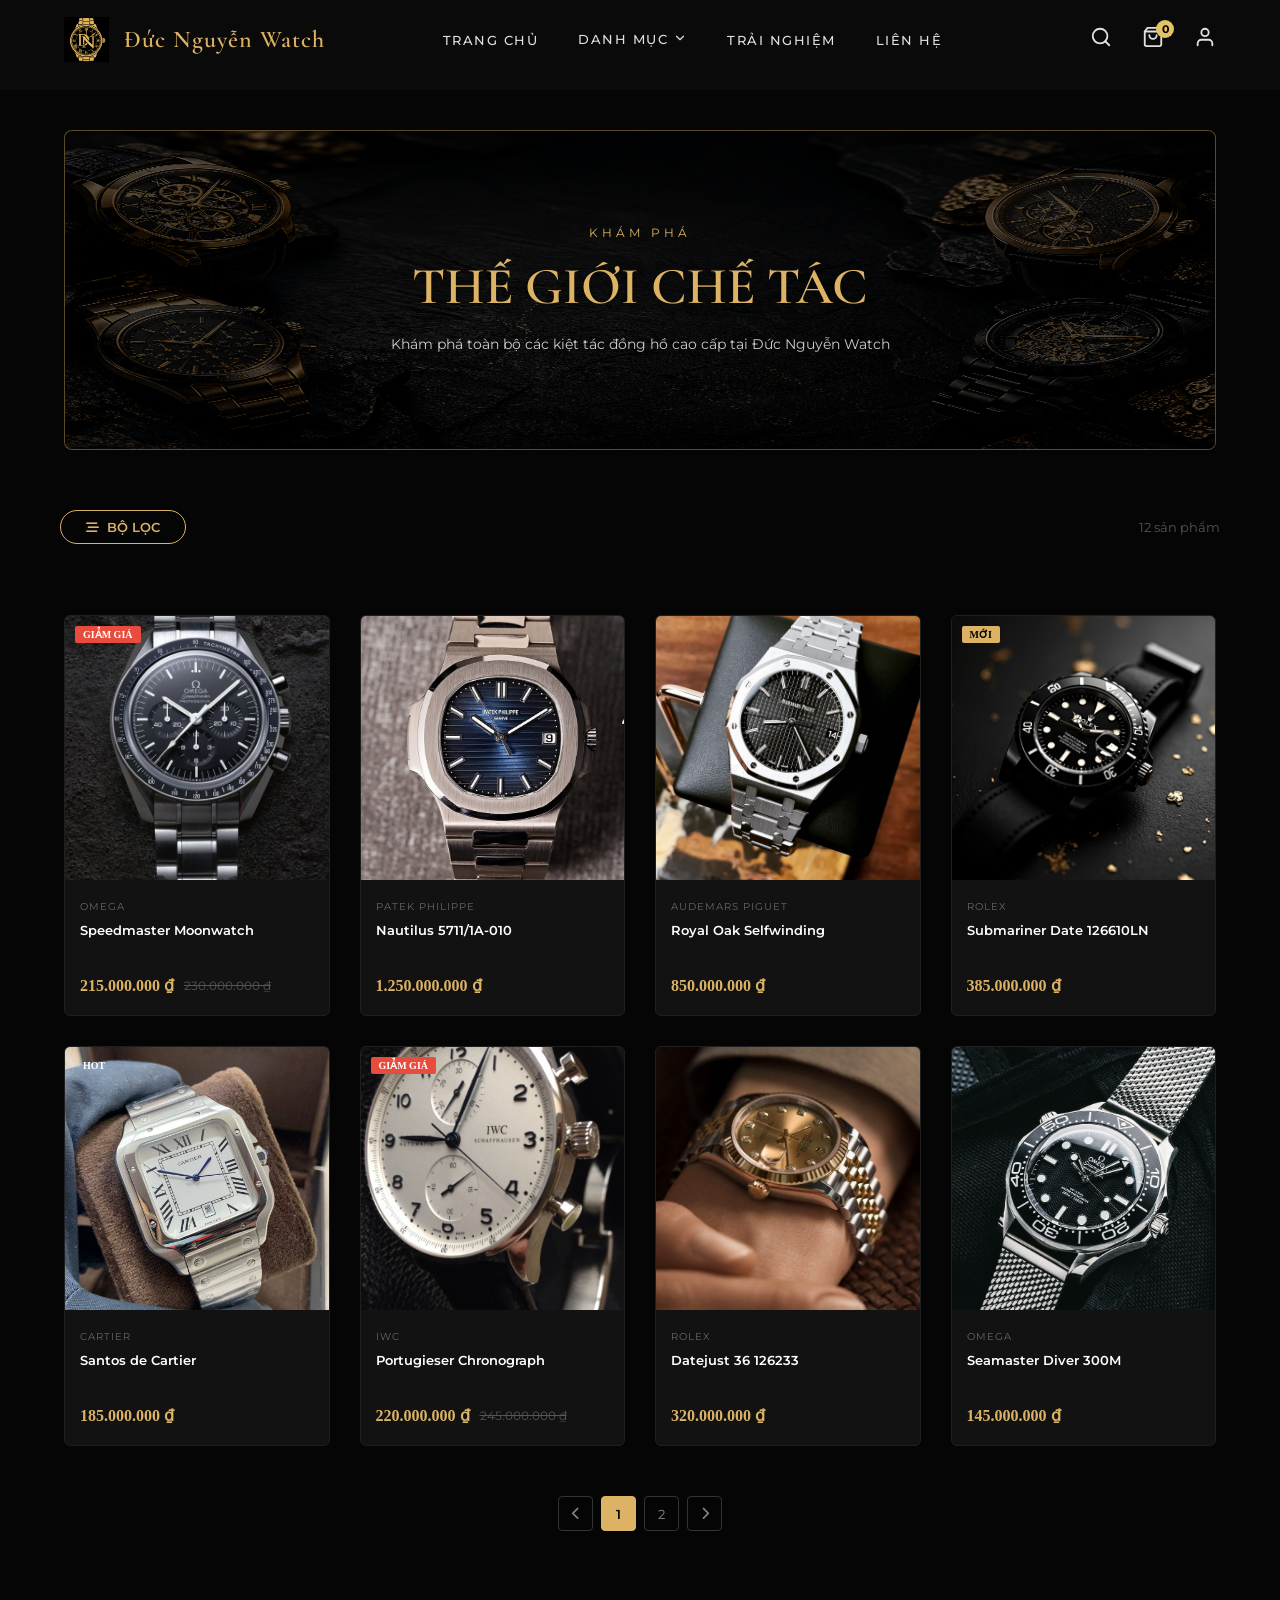
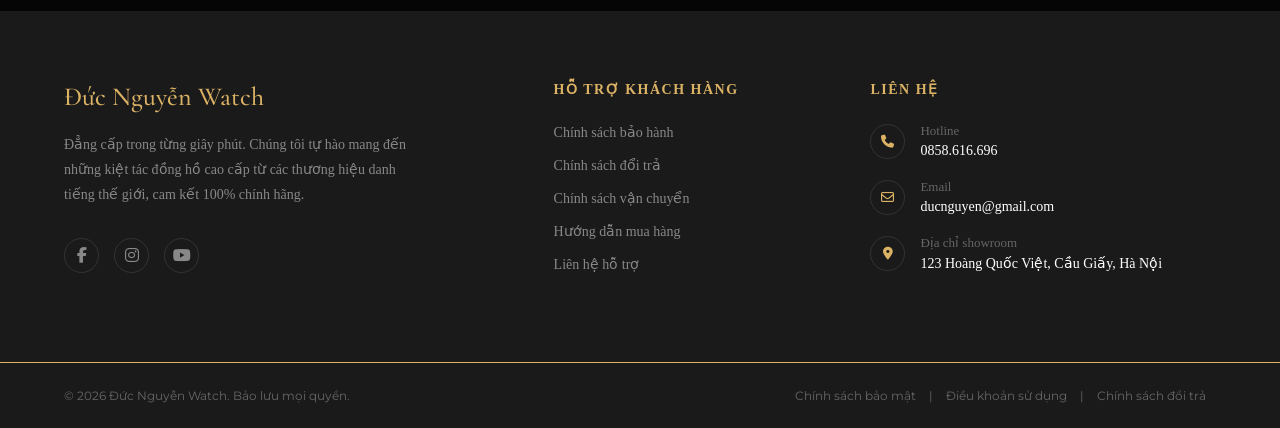
<file: danhmuc.html>
<!DOCTYPE html>
<html lang="vi">
<head>
    <meta charset="UTF-8">
    <meta name="viewport" content="width=device-width, initial-scale=1.0">
    <title>Danh mục - Đức Nguyễn Watch</title>
    
    <!-- Nhúng Google Fonts -->
    <link href="https://fonts.googleapis.com/css2?family=Cormorant+Garamond:wght@600&family=Montserrat:wght@400;500&display=swap" rel="stylesheet">
    
    <!-- Nhúng FontAwesome để lấy icon -->
    <link rel="stylesheet" href="https://cdnjs.cloudflare.com/ajax/libs/font-awesome/6.4.0/css/all.min.css">
    
    <link rel="stylesheet" href="danhmuc.css">
    <link rel="stylesheet" href="responsive.css">
</head>
<body>

    <!-- Bắt đầu Header -->
    <header class="main-header">
        
        <!-- Khối 1: Logo -->
        <a href="index.html" class="logo-container">
            <img src="anh/logo.png" alt="Logo" class="logo-img">
            <div class="logo-text">Đức Nguyễn Watch</div>
        </a>

        <!-- Khối 2: Menu Điều hướng -->
        <nav class="nav-menu">
            <ul>
                <li><a href="index.html">TRANG CHỦ</a></li>
                <li>
    <a href="danhmuc.html" class="menu-has-dropdown">
        DANH MỤC 
        <!-- Mã SVG vẽ mũi tên chỉ xuống -->
        <svg width="14" height="14" viewBox="0 0 24 24" fill="none" stroke="currentColor" stroke-width="2" stroke-linecap="round" stroke-linejoin="round">
            <polyline points="6 9 12 15 18 9"></polyline>
        </svg>
    </a>
</li>
                <li><a href="trainghiem.html">TRẢI NGHIỆM</a></li>
                <li><a href="lienhe.html">LIÊN HỆ</a></li>
            </ul>
        </nav>

        <!-- Khối 3: Các biểu tượng chức năng -->
       <!-- Khối 3: Các biểu tượng chức năng -->
<div class="header-icons">
    
    <!-- Ô tìm kiếm (Ẩn mặc định) -->
    <div class="search-box">
        <input type="text" id="search-input" placeholder="Tìm kiếm...">
    </div>

    <!-- Icon Kính lúp (Thêm id="search-btn") -->
    <a href="javascript:void(0)" class="icon-item" id="search-btn">
        <svg width="22" height="22" viewBox="0 0 24 24" fill="none" stroke="currentColor" stroke-width="2" stroke-linecap="round" stroke-linejoin="round"><circle cx="11" cy="11" r="8"></circle><line x1="21" y1="21" x2="16.65" y2="16.65"></line></svg>
    </a>
    
    <!-- Icon Giỏ hàng (Giữ nguyên) -->
    <a href="giohang.html" class="icon-item cart-wrapper">
        <svg width="22" height="22" viewBox="0 0 24 24" fill="none" stroke="currentColor" stroke-width="2" stroke-linecap="round" stroke-linejoin="round"><path d="M6 2L3 6v14a2 2 0 0 0 2 2h14a2 2 0 0 0 2-2V6l-3-4z"></path><line x1="3" y1="6" x2="21" y2="6"></line><path d="M16 10a4 4 0 0 1-8 0"></path></svg>
        <span class="cart-badge">0</span>
    </a>
    
    <!-- Icon Tài khoản (Giữ nguyên) -->
    <a href="dangnhap.html" class="icon-item">
        <svg width="22" height="22" viewBox="0 0 24 24" fill="none" stroke="currentColor" stroke-width="2" stroke-linecap="round" stroke-linejoin="round"><path d="M20 21v-2a4 4 0 0 0-4-4H8a4 4 0 0 0-4 4v2"></path><circle cx="12" cy="7" r="4"></circle></svg>
    </a>
</div>
    </header>
<!-- =========================================
     PHẦN BANNER DANH MỤC (HERO BANNER)
     ========================================= -->
<section class="category-hero">
    <div class="category-banner">
        <!-- Nội dung chữ nằm đè lên trên ảnh -->
        <div class="banner-content">
            <span class="banner-subtitle">KHÁM PHÁ</span>
            <h1 class="banner-title">THẾ GIỚI CHẾ TÁC</h1>
            <p class="banner-desc">Khám phá toàn bộ các kiệt tác đồng hồ cao cấp tại Đức Nguyễn Watch</p>
        </div>
    </div>
</section>

<!-- =========================================
     PHẦN THANH LỌC SẢN PHẨM (FILTER SECTION)
     ========================================= -->
<section class="filter-section">
    <div class="filter-container">
        
        <!-- Thanh ngang trên cùng -->
        <div class="filter-bar">
            <!-- Nút bật/tắt bộ lọc -->
            <button class="btn-filter-toggle" id="filter-toggle-btn">
                <i class="fa-solid fa-bars-staggered"></i> BỘ LỌC
            </button>
            <div class="product-count" id="product-count-display">12 sản phẩm</div>
        </div>
<!-- THÊM MỚI: Khay chứa các bộ lọc đang áp dụng (Mặc định ẩn) -->
        <div class="active-filters-container" id="active-filters-container" style="display: none;">
            <span class="active-filters-label">Đang lọc:</span>
            <div class="active-filters-list" id="active-filters-list">
                <!-- JS sẽ tự động in các thẻ bạn đã chọn vào đây (VD: <span>Rolex</span>) -->
            </div>
            <button class="btn-clear-filters" id="btn-clear-filters">Xóa bộ lọc</button>
        </div>
        <!-- Bảng điều khiển bộ lọc (Mặc định bị ẩn) -->
        <div class="filter-panel" id="filter-panel">
            <div class="filter-grid">
                
                <!-- Cột 1: Thương Hiệu -->
                <div class="filter-col">
                    <h4 class="filter-title">THƯƠNG HIỆU</h4>
                    <div class="filter-options brand-options">
                        <button class="filter-tag active">Tất cả</button>
                        <button class="filter-tag">Rolex</button>
                        <button class="filter-tag">Omega</button>
                        <button class="filter-tag">Patek Philippe</button>
                        <button class="filter-tag">Audemars Piguet</button>
                        <button class="filter-tag">Cartier</button>
                        <button class="filter-tag">IWC</button>
                    </div>
                </div>

                <!-- Cột 2: Danh Mục -->
                <div class="filter-col">
                    <h4 class="filter-title">DANH MỤC</h4>
                    <div class="filter-options category-options">
                        <button class="filter-tag active">Tất cả</button>
                        <button class="filter-tag">Đồng hồ nam</button>
                        <button class="filter-tag">Đồng hồ nữ</button>
                    </div>
                </div>

                <!-- Cột 3: Mức Giá -->
                <div class="filter-col">
                    <h4 class="filter-title">MỨC GIÁ</h4>
                    <div class="filter-options price-options">
                        <button class="filter-tag active">Tất cả</button>
                        <button class="filter-tag">Dưới 200 triệu</button>
                        <button class="filter-tag">200 - 400 triệu</button>
                        <button class="filter-tag">Trên 400 triệu</button>
                    </div>
                </div>
                
            </div>

            <!-- Nút Áp Dụng -->
            <div class="filter-action">
                <button class="btn-apply">ÁP DỤNG</button>
            </div>
        </div>
        
    </div>
</section>
<!-- =========================================
     PHẦN LƯỚI SẢN PHẨM (PRODUCT GRID)
     ========================================= -->
<section class="category-products">
    <div class="product-container">
        <!-- Khung lưới chứa các thẻ sản phẩm -->
        <div class="product-grid" id="category-product-grid">
            <!-- JavaScript sẽ tự động bơm 12 sản phẩm vào đây -->
        </div>
        
        
        <!-- ĐÃ THAY ĐỔI: Thanh phân trang giống bản thiết kế -->
        <div class="pagination-container" id="pagination-wrapper">
            <button class="page-btn" id="btn-prev"><i class="fa-solid fa-chevron-left"></i></button>
    <button class="page-btn active" id="btn-page-1">1</button>
    <button class="page-btn" id="btn-page-2">2</button>
    <button class="page-btn" id="btn-next"><i class="fa-solid fa-chevron-right"></i></button>
        </div>
    </div>
</section>
<!-- =========================================
     PHẦN FOOTER 
     ========================================= -->
<footer id="main-footer" >
    <div class="footer-container">
        
        <!-- Cột 1: Thông tin thương hiệu -->
        <div class="footer-col brand-col">
            <h3 class="footer-logo">Đức Nguyễn Watch</h3>
            <p>Đẳng cấp trong từng giây phút. Chúng tôi tự hào mang đến những kiệt tác đồng hồ cao cấp từ các thương hiệu danh tiếng thế giới, cam kết 100% chính hãng.</p>
            <div class="social-links">
                <a href="#"><i class="fa-brands fa-facebook-f"></i></a>
                <a href="#"><i class="fa-brands fa-instagram"></i></a>
                <a href="#"><i class="fa-brands fa-youtube"></i></a>
            </div>
        </div>

        <!-- Cột 2: Danh mục -->
        <div class="footer-col links-col">
            <h4 class="footer-heading">HỖ TRỢ KHÁCH HÀNG</h4>
            <ul>
                <li><a href="lienhe.html">Chính sách bảo hành</a></li>
                <li><a href="lienhe.html">Chính sách đổi trả</a></li>
                <li><a href="lienhe.html">Chính sách vận chuyển</a></li>
                <li><a href="lienhe.html">Hướng dẫn mua hàng</a></li>
                <li><a href="lienhe.html">Liên hệ hỗ trợ</a></li>
            </ul>
        </div>

        <!-- Cột 3: Liên hệ -->
        <div class="footer-col contact-col">
            <h4 class="footer-heading">LIÊN HỆ</h4>
            <div class="contact-item">
                <div class="contact-icon"><i class="fa-solid fa-phone"></i></div>
                <div class="contact-info">
                    <span>Hotline</span>
                    <strong>0858.616.696</strong>
                </div>
            </div>
            <div class="contact-item">
                <div class="contact-icon"><i class="fa-regular fa-envelope"></i></div>
                <div class="contact-info">
                    <span>Email</span>
                    <strong>ducnguyen@gmail.com</strong>
                </div>
            </div>
            <div class="contact-item">
                <div class="contact-icon"><i class="fa-solid fa-location-dot"></i></div>
                <div class="contact-info">
                    <span>Địa chỉ showroom</span>
                    <strong>123 Hoàng Quốc Việt, Cầu Giấy, Hà Nội</strong>
                </div>
            </div>
        </div>

    </div>

    <!-- Thanh bản quyền dưới cùng -->
    <div class="footer-bottom">
        <div class="copyright">&copy; 2026 Đức Nguyễn Watch. Bảo lưu mọi quyền.</div>
        <div class="footer-legal">
            <a href="lienhe.html">Chính sách bảo mật</a> |
            <a href="lienhe.html">Điều khoản sử dụng</a> |
            <a href="lienhe.html">Chính sách đổi trả</a>
        </div>
    </div>
</footer>
<script src="mobile-menu.js"></script>
<script src="danhmuc.js"></script>

</body>
</html>
</file>
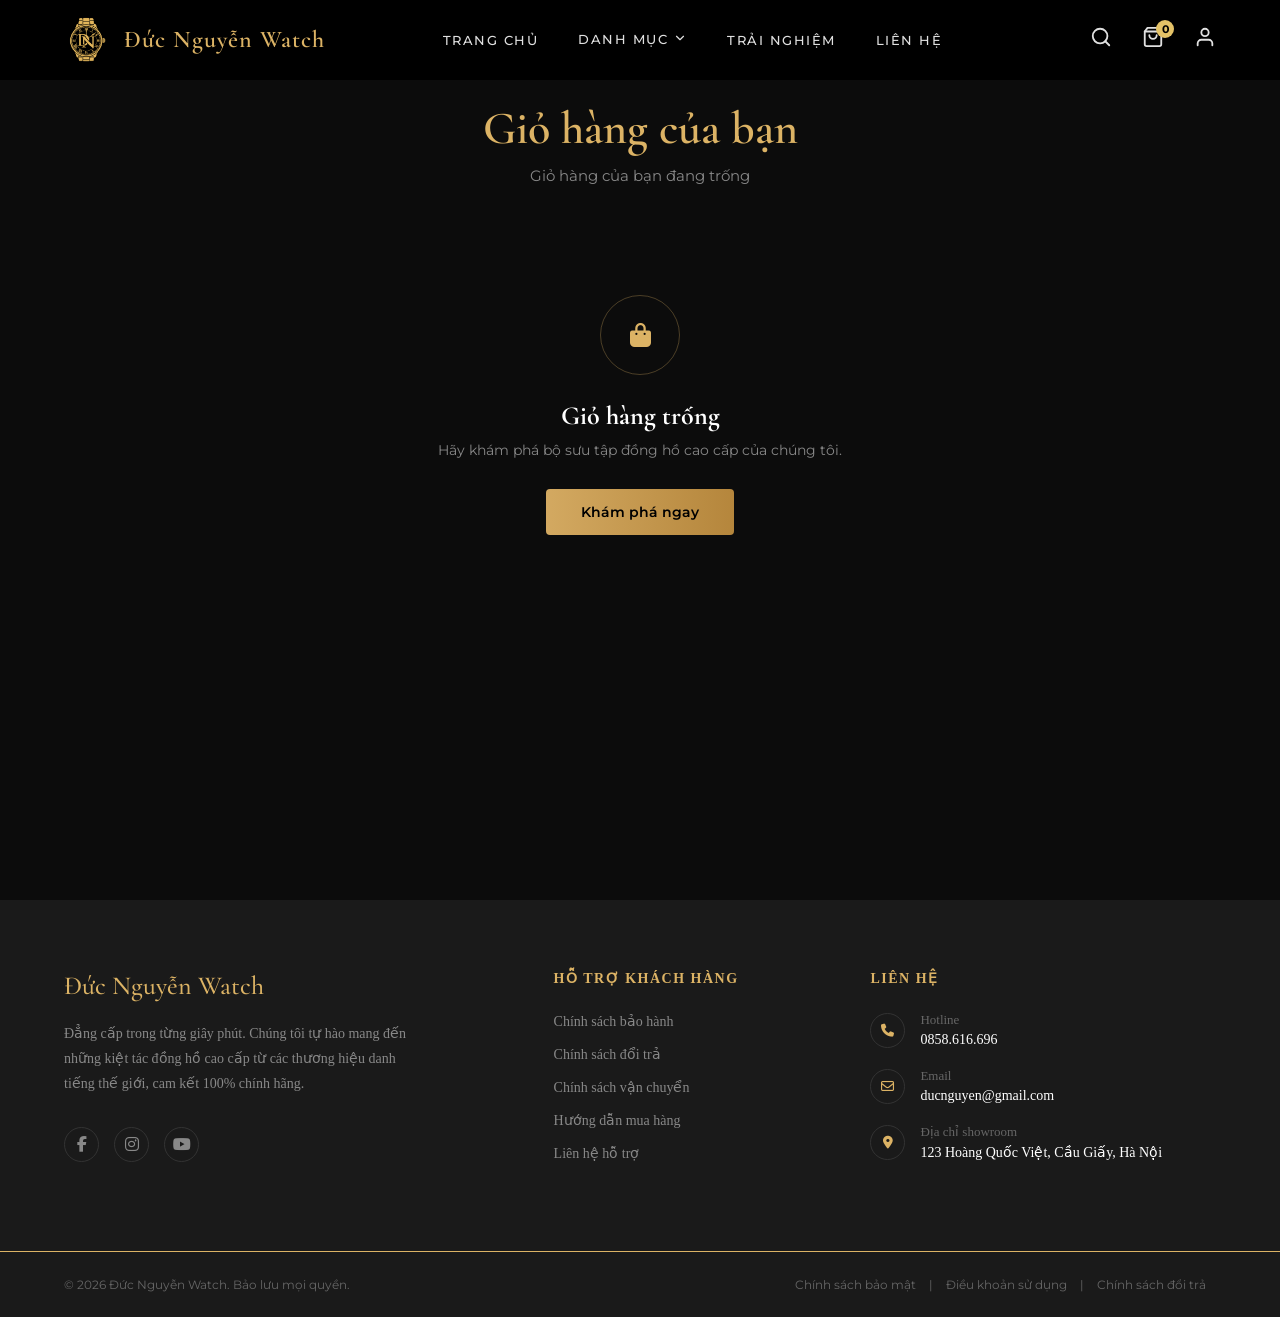
<file: giohang.html>
<!DOCTYPE html>
<html lang="vi">
<head>
    <meta charset="UTF-8">
    <meta name="viewport" content="width=device-width, initial-scale=1.0">
    <title>Giỏ hàng - Đức Nguyễn Watch</title>
    <link href="https://fonts.googleapis.com/css2?family=Cormorant+Garamond:wght@600;700&family=Montserrat:wght@400;500;600&display=swap" rel="stylesheet">
    <link rel="stylesheet" href="https://cdnjs.cloudflare.com/ajax/libs/font-awesome/6.4.0/css/all.min.css">
    <link rel="stylesheet" href="giohang.css">
    <link rel="stylesheet" href="responsive.css">
</head>
<body>
 
    <header class="main-header">
        
        <a href="index.html" class="logo-container">
            <img src="anh/logo.png" alt="Logo" class="logo-img">
            <div class="logo-text">Đức Nguyễn Watch</div>
        </a>
 
        <nav class="nav-menu">
            <ul>
                <li><a href="index.html">TRANG CHỦ</a></li>
                <li>
                    <a href="danhmuc.html" class="menu-has-dropdown">
                        DANH MỤC 
                        <svg width="14" height="14" viewBox="0 0 24 24" fill="none" stroke="currentColor" stroke-width="2" stroke-linecap="round" stroke-linejoin="round">
                            <polyline points="6 9 12 15 18 9"></polyline>
                        </svg>
                    </a>
                </li>
                <li><a href="trainghiem.html">TRẢI NGHIỆM</a></li>
                <li><a href="lienhe.html">LIÊN HỆ</a></li>
            </ul>
        </nav>
 
        <div class="header-icons">
            <div class="search-box">
                <input type="text" id="search-input" placeholder="Tìm kiếm...">
            </div>
            <a href="javascript:void(0)" class="icon-item" id="search-btn">
                <svg width="22" height="22" viewBox="0 0 24 24" fill="none" stroke="currentColor" stroke-width="2" stroke-linecap="round" stroke-linejoin="round"><circle cx="11" cy="11" r="8"></circle><line x1="21" y1="21" x2="16.65" y2="16.65"></line></svg>
            </a>
            <a href="giohang.html" class="icon-item cart-wrapper">
                <svg width="22" height="22" viewBox="0 0 24 24" fill="none" stroke="currentColor" stroke-width="2" stroke-linecap="round" stroke-linejoin="round"><path d="M6 2L3 6v14a2 2 0 0 0 2 2h14a2 2 0 0 0 2-2V6l-3-4z"></path><line x1="3" y1="6" x2="21" y2="6"></line><path d="M16 10a4 4 0 0 1-8 0"></path></svg>
                <span class="cart-badge">0</span>
            </a>
            <a href="dangnhap.html" class="icon-item">
                <svg width="22" height="22" viewBox="0 0 24 24" fill="none" stroke="currentColor" stroke-width="2" stroke-linecap="round" stroke-linejoin="round"><path d="M20 21v-2a4 4 0 0 0-4-4H8a4 4 0 0 0-4 4v2"></path><circle cx="12" cy="7" r="4"></circle></svg>
            </a>
        </div>
        
    </header>
 
<!-- =========================================
     TRANG GIỎ HÀNG (ĐỨC NGUYỄN WATCH)
     ========================================= -->
<section class="cart-section">
    <div class="cart-container">
        
        <div class="cart-header-main">
            <h1 class="cart-title-main">Giỏ hàng của bạn</h1>
            <p class="cart-subtitle-main" id="cart-item-count">Đang tải dữ liệu...</p> 
        </div>
 
        <!-- TRẠNG THÁI 1: GIỎ HÀNG TRỐNG -->
        <div id="empty-cart-view" class="cart-view" style="display: none;">
            <div class="empty-cart-content">
                <div class="empty-icon">
                    <i class="fa-solid fa-bag-shopping"></i>
                </div>
                <h3 class="empty-title">Giỏ hàng trống</h3>
                <p class="empty-desc">Hãy khám phá bộ sưu tập đồng hồ cao cấp của chúng tôi.</p>
                <a href="danhmuc.html" class="btn-explore">Khám phá ngay</a>
            </div>
        </div>
 
        <!-- TRẠNG THÁI 2: GIỎ HÀNG CÓ SẢN PHẨM -->
        <div id="filled-cart-view" class="cart-view" style="display: none;">
            <div class="cart-grid">
                
                <!-- CỘT TRÁI: DANH SÁCH SẢN PHẨM -->
                <div class="cart-items-col">
                    <div class="cart-table-header">
                        <span class="col-product">SẢN PHẨM</span>
                        <span class="col-qty">SỐ LƯỢNG</span>
                        <span class="col-price">GIÁ BÁN</span>
                    </div>
 
                    <!-- JS sẽ tự động render sản phẩm vào đây -->
                    <div id="cart-items-list"></div>
 
                    <div class="cart-actions-bottom">
                        <a href="danhmuc.html" class="link-continue-shopping"><i class="fa-solid fa-arrow-left"></i> Tiếp tục mua sắm</a>
                        <button class="btn-clear-cart" id="btn-clear-all">Xóa tất cả</button>
                    </div>
                </div>
 
                <!-- CỘT PHẢI: TÓM TẮT ĐƠN HÀNG -->
                <div class="cart-summary-col">
                    <h3 class="summary-title">Tóm tắt đơn hàng</h3>
                    
                    <div class="promo-box">
                        <input type="text" placeholder="Nhập mã khuyến mại">
                        <button class="btn-apply-promo">Áp dụng</button>
                    </div>
 
                    <div class="summary-row">
                        <span class="summary-label">Tổng cộng</span>
                        <span class="summary-value" id="summary-subtotal">0 đ</span>
                    </div>
                    <div class="summary-row">
                        <span class="summary-label">Giảm giá</span>
                        <span class="summary-value">0 đ</span>
                    </div>
                    
                    <hr class="summary-divider">
                    
                    <div class="summary-row total-row">
                        <span class="summary-label">Tổng giá</span>
                        <span class="summary-value total-price" id="summary-total">0 đ</span>
                    </div>
 
                    <button class="btn-checkout">Thanh toán</button>
                    <p class="shipping-notice">Miễn phí vận chuyển cho đơn trên 50 triệu</p>
                </div>
 
            </div>
        </div>
 
    </div>
</section>
 
 
<!-- =========================================
     PHẦN FOOTER 
     ========================================= -->
<footer id="main-footer">
    <div class="footer-container">
        
        <div class="footer-col brand-col">
            <h3 class="footer-logo">Đức Nguyễn Watch</h3>
            <p>Đẳng cấp trong từng giây phút. Chúng tôi tự hào mang đến những kiệt tác đồng hồ cao cấp từ các thương hiệu danh tiếng thế giới, cam kết 100% chính hãng.</p>
            <div class="social-links">
                <a href="https://www.facebook.com/anhladucnguyen/"><i class="fa-brands fa-facebook-f"></i></a>
                <a href="https://www.instagram.com/ducnguyen_luxury/"><i class="fa-brands fa-instagram"></i></a>
                <a href="https://www.youtube.com"><i class="fa-brands fa-youtube"></i></a>
            </div>
        </div>
 
        <div class="footer-col links-col">
            <h4 class="footer-heading">HỖ TRỢ KHÁCH HÀNG</h4>
            <ul>
                <li><a href="lienhe.html">Chính sách bảo hành</a></li>
                <li><a href="lienhe.html">Chính sách đổi trả</a></li>
                <li><a href="lienhe.html">Chính sách vận chuyển</a></li>
                <li><a href="lienhe.html">Hướng dẫn mua hàng</a></li>
                <li><a href="lienhe.html">Liên hệ hỗ trợ</a></li>
            </ul>
        </div>
 
        <div class="footer-col contact-col">
            <h4 class="footer-heading">LIÊN HỆ</h4>
            <div class="contact-item">
                <div class="contact-icon"><i class="fa-solid fa-phone"></i></div>
                <div class="contact-info">
                    <span>Hotline</span>
                    <strong>0858.616.696</strong>
                </div>
            </div>
            <div class="contact-item">
                <div class="contact-icon"><i class="fa-regular fa-envelope"></i></div>
                <div class="contact-info">
                    <span>Email</span>
                    <strong>ducnguyen@gmail.com</strong>
                </div>
            </div>
            <div class="contact-item">
                <div class="contact-icon"><i class="fa-solid fa-location-dot"></i></div>
                <div class="contact-info">
                    <span>Địa chỉ showroom</span>
                    <strong>123 Hoàng Quốc Việt, Cầu Giấy, Hà Nội</strong>
                </div>
            </div>
        </div>
 
    </div>
 
    <div class="footer-bottom">
        <div class="copyright">&copy; 2026 Đức Nguyễn Watch. Bảo lưu mọi quyền.</div>
        <div class="footer-legal">
            <a href="lienhe.html">Chính sách bảo mật</a> |
            <a href="lienhe.html">Điều khoản sử dụng</a> |
            <a href="lienhe.html">Chính sách đổi trả</a>
        </div>
    </div>
</footer>
<script src="mobile-menu.js"></script>
<script src="giohang.js"></script>
</body>
</html>
</file>
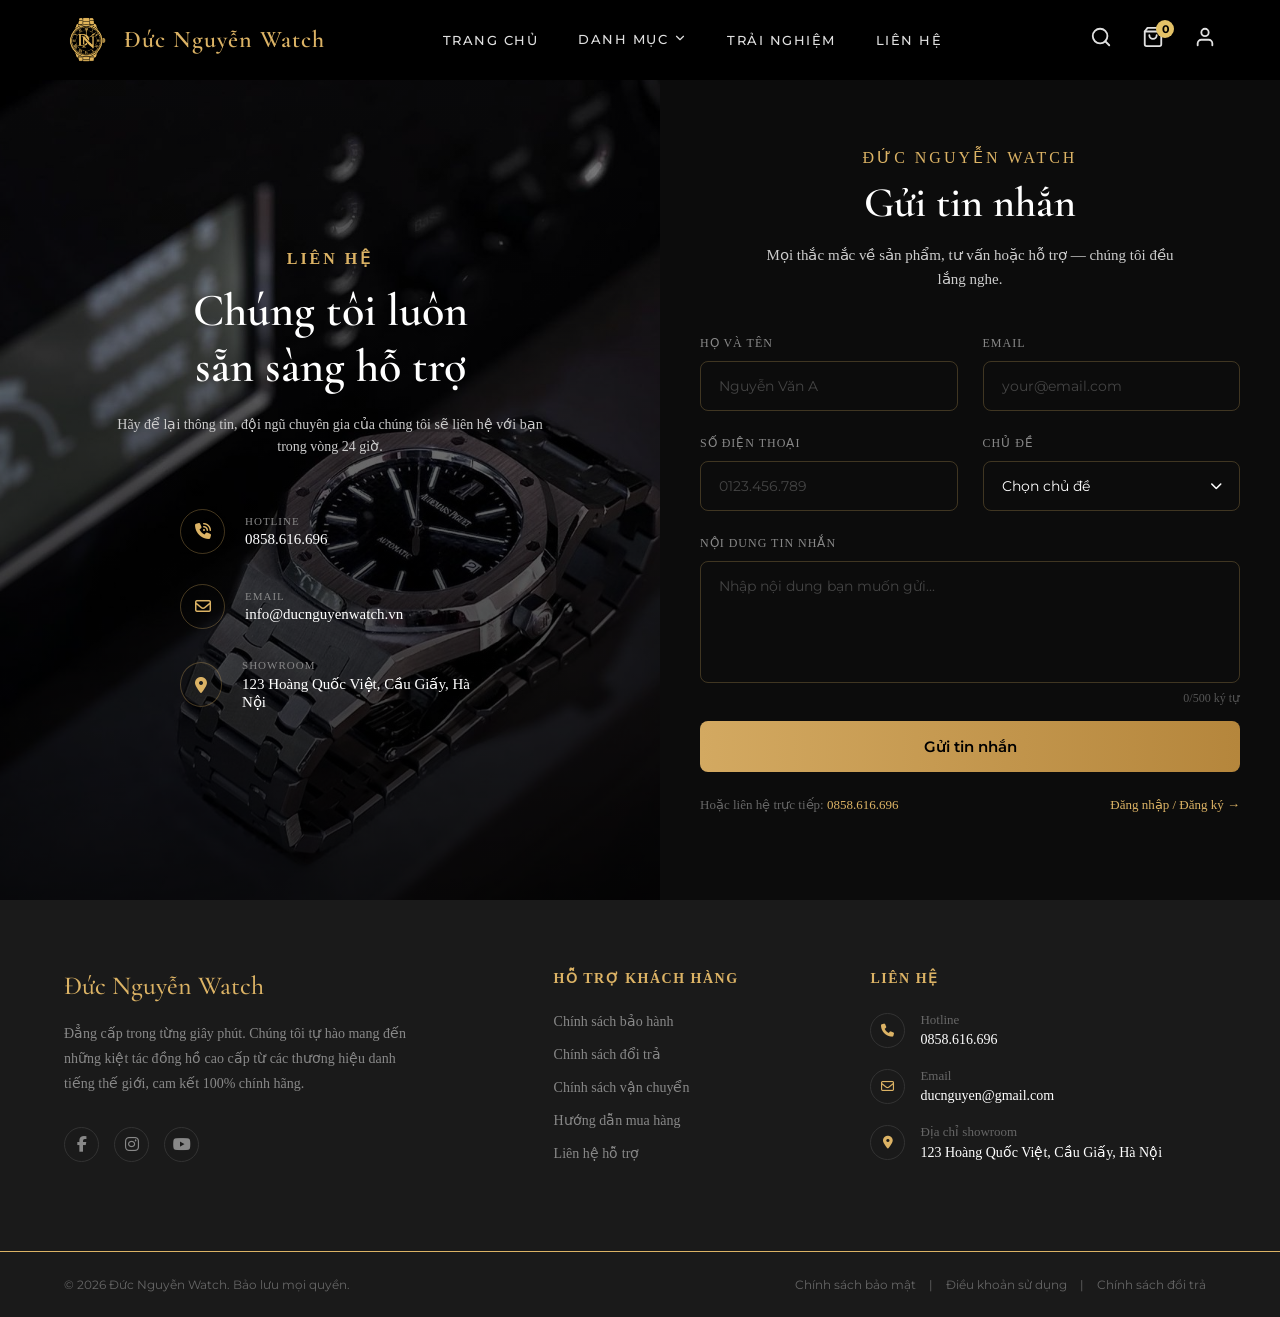
<file: lienhe.html>
<!DOCTYPE html>
<html lang="vi">
<head>
    <meta charset="UTF-8">
    <meta name="viewport" content="width=device-width, initial-scale=1.0">
    <title>Liên hệ - Đức Nguyễn Watch</title>
    <!-- Nhúng Font Chữ -->
    <link href="https://fonts.googleapis.com/css2?family=Cormorant+Garamond:wght@600;700&family=Montserrat:wght@400;500;600&display=swap" rel="stylesheet">
    <!-- Nhúng FontAwesome cho Icon -->
    <link rel="stylesheet" href="https://cdnjs.cloudflare.com/ajax/libs/font-awesome/6.4.0/css/all.min.css">
    <link rel="stylesheet" href="lienhe.css">
    <link rel="stylesheet" href="responsive.css">
</head>
<body>

    <!-- Bắt đầu Header -->
    <header class="main-header">
        
        <!-- Khối 1: Logo -->
        <a href="index.html" class="logo-container">
            <img src="anh/logo.png" alt="Logo" class="logo-img">
            <div class="logo-text">Đức Nguyễn Watch</div>
        </a>

        <!-- Khối 2: Menu Điều hướng -->
        <nav class="nav-menu">
            <ul>
                <li><a href="index.html">TRANG CHỦ</a></li>
                <li>
    <a href="danhmuc.html" class="menu-has-dropdown">
        DANH MỤC 
        <!-- Mã SVG vẽ mũi tên chỉ xuống -->
        <svg width="14" height="14" viewBox="0 0 24 24" fill="none" stroke="currentColor" stroke-width="2" stroke-linecap="round" stroke-linejoin="round">
            <polyline points="6 9 12 15 18 9"></polyline>
        </svg>
    </a>
</li>
                <li><a href="trainghiem.html">TRẢI NGHIỆM</a></li>
                <li><a href="lienhe.html">LIÊN HỆ</a></li>
            </ul>
        </nav>

       <!-- Khối 3: Các biểu tượng chức năng -->
<div class="header-icons">
    
    <!-- Ô tìm kiếm (Ẩn mặc định) -->
    <div class="search-box">
        <input type="text" id="search-input" placeholder="Tìm kiếm...">
    </div>

    <!-- Icon Kính lúp (Thêm id="search-btn") -->
    <a href="javascript:void(0)" class="icon-item" id="search-btn">
        <svg width="22" height="22" viewBox="0 0 24 24" fill="none" stroke="currentColor" stroke-width="2" stroke-linecap="round" stroke-linejoin="round"><circle cx="11" cy="11" r="8"></circle><line x1="21" y1="21" x2="16.65" y2="16.65"></line></svg>
    </a>
    
    <!-- Icon Giỏ hàng (Giữ nguyên) -->
    <a href="giohang.html" class="icon-item cart-wrapper">
        <svg width="22" height="22" viewBox="0 0 24 24" fill="none" stroke="currentColor" stroke-width="2" stroke-linecap="round" stroke-linejoin="round"><path d="M6 2L3 6v14a2 2 0 0 0 2 2h14a2 2 0 0 0 2-2V6l-3-4z"></path><line x1="3" y1="6" x2="21" y2="6"></line><path d="M16 10a4 4 0 0 1-8 0"></path></svg>
        <span class="cart-badge">3</span>
    </a>
    
    <!-- Icon Tài khoản (Giữ nguyên) -->
    <a href="dangnhap.html" class="icon-item">
        <svg width="22" height="22" viewBox="0 0 24 24" fill="none" stroke="currentColor" stroke-width="2" stroke-linecap="round" stroke-linejoin="round"><path d="M20 21v-2a4 4 0 0 0-4-4H8a4 4 0 0 0-4 4v2"></path><circle cx="12" cy="7" r="4"></circle></svg>
    </a>
</div>
        
    </header>
<!-- =========================================
     TRANG LIÊN HỆ (SPLIT SCREEN)
     ========================================= -->
<div class="contact-wrapper">
    
    <!-- CỘT TRÁI: ẢNH NỀN & THÔNG TIN -->
    <div class="contact-banner">
        <!-- Lớp phủ đen mờ giúp chữ nổi bật -->
        <div class="banner-overlay"></div>
        
        <div class="banner-content">
            <span class="contact-subtitle">LIÊN HỆ</span>
            <h2 class="contact-title">Chúng tôi luôn<br>sẵn sàng hỗ trợ</h2>
            <p class="contact-desc">Hãy để lại thông tin, đội ngũ chuyên gia của chúng tôi sẽ liên hệ với bạn trong vòng 24 giờ.</p>
            
            <!-- Danh sách thông tin liên hệ -->
            <div class="contact-info-list">
                <!-- Hotline -->
                <div class="info-item">
                    <div class="info-icon"><i class="fa-solid fa-phone-volume"></i></div>
                    <div class="info-text">
                        <span class="info-label">Hotline</span>
                        <span class="info-value">0858.616.696</span>
                    </div>
                </div>
                <!-- Email -->
                <div class="info-item">
                    <div class="info-icon"><i class="fa-regular fa-envelope"></i></div>
                    <div class="info-text">
                        <span class="info-label">Email</span>
                        <span class="info-value">info@ducnguyenwatch.vn</span>
                    </div>
                </div>
                <!-- Showroom -->
                <div class="info-item">
                    <div class="info-icon"><i class="fa-solid fa-location-dot"></i></div>
                    <div class="info-text">
                        <span class="info-label">Showroom</span>
                        <span class="info-value">123 Hoàng Quốc Việt, Cầu Giấy, Hà Nội</span>
                    </div>
                </div>
            </div>
        </div>
    </div>

    <!-- CỘT PHẢI: FORM GỬI TIN NHẮN -->
<div class="contact-form-section">
    <div class="contact-form-container">
        
        <!-- Tiêu đề Form -->
        <div class="form-header-exact">
            <span class="form-subtitle-exact">ĐỨC NGUYỄN WATCH</span>
            <h2 class="form-title-exact">Gửi tin nhắn</h2>
            <p class="form-desc-exact">Mọi thắc mắc về sản phẩm, tư vấn hoặc hỗ trợ — chúng tôi đều lắng nghe.</p>
        </div>

        <!-- Khung Form -->
        <form id="exact-message-form">
            
            <!-- Hàng 1 -->
            <div class="form-row-exact">
                <div class="input-box-exact">
                    <label>HỌ VÀ TÊN</label>
                    <input type="text" placeholder="Nguyễn Văn A" required>
                </div>
                <div class="input-box-exact">
                    <label>EMAIL</label>
                    <input type="email" placeholder="your@email.com" required>
                </div>
            </div>

            <!-- Hàng 2 -->
            <div class="form-row-exact">
                <div class="input-box-exact">
                    <label>SỐ ĐIỆN THOẠI</label>
                    <input type="tel" placeholder="0123.456.789" required>
                </div>
                <div class="input-box-exact">
                    <label>CHỦ ĐỀ</label>
                    <div class="select-wrapper-exact">
                      <select required>
                         <option value="" disabled selected hidden>Chọn chủ đề</option>
                         <option value="tu-van">Tư vấn sản phẩm</opoption>
                          <option value="bao-hanh">Bảo hành & Sửa chữa</option>
                           <option value="dat-hang">Đặt hàng theo yêu cầu</option>
                            <option value="khac">Khác</option>
                      </select>
                  <i class="fa-solid fa-chevron-down exact-icon"></i>
                    </div>
                </div>
            </div>

            <!-- Hàng 3: Nội dung -->
            <div class="input-box-exact">
                <label>NỘI DUNG TIN NHẮN</label>
                <textarea rows="5" placeholder="Nhập nội dung bạn muốn gửi..." maxlength="500" required></textarea>
                <div class="char-counter-exact"><span id="current-char">0</span>/500 ký tự</div>
            </div>

            <!-- Nút Gửi -->
            <button type="submit" class="btn-submit-exact">Gửi tin nhắn</button>

            <!-- Hàng Liên kết dưới cùng (Chia 2 bên) -->
            <div class="form-footer-exact">
                <span class="direct-contact">Hoặc liên hệ trực tiếp: <a href="tel:0858616696">0858.616.696</a></span>
                <a href="dangnhap.html" class="login-link-exact">Đăng nhập / Đăng ký &rarr;</a>
            </div>

        </form>
    </div>
    
</div>

</div>

<!-- =========================================
     PHẦN FOOTER 
     ========================================= -->
<footer id="main-footer" >
    <div class="footer-container">
        
        <!-- Cột 1: Thông tin thương hiệu -->
        <div class="footer-col brand-col">
            <h3 class="footer-logo">Đức Nguyễn Watch</h3>
            <p>Đẳng cấp trong từng giây phút. Chúng tôi tự hào mang đến những kiệt tác đồng hồ cao cấp từ các thương hiệu danh tiếng thế giới, cam kết 100% chính hãng.</p>
            <div class="social-links">
                <a href="https://www.facebook.com/anhladucnguyen/"><i class="fa-brands fa-facebook-f"></i></a>
                <a href="https://www.instagram.com/ducnguyen_luxury/"><i class="fa-brands fa-instagram"></i></a>
                <a href="https://www.youtube.com"><i class="fa-brands fa-youtube"></i></a>
            </div>
        </div>

        <!-- Cột 2: Danh mục -->
        <div class="footer-col links-col">
            <h4 class="footer-heading">HỖ TRỢ KHÁCH HÀNG</h4>
            <ul>
                <li><a href="lienhe.html">Chính sách bảo hành</a></li>
                <li><a href="lienhe.html">Chính sách đổi trả</a></li>
                <li><a href="lienhe.html">Chính sách vận chuyển</a></li>
                <li><a href="lienhe.html">Hướng dẫn mua hàng</a></li>
                <li><a href="lienhe.html">Liên hệ hỗ trợ</a></li>
            </ul>
        </div>

        <!-- Cột 3: Liên hệ -->
        <div class="footer-col contact-col">
            <h4 class="footer-heading">LIÊN HỆ</h4>
            <div class="contact-item">
                <div class="contact-icon"><i class="fa-solid fa-phone"></i></div>
                <div class="contact-info">
                    <span>Hotline</span>
                    <strong>0858.616.696</strong>
                </div>
            </div>
            <div class="contact-item">
                <div class="contact-icon"><i class="fa-regular fa-envelope"></i></div>
                <div class="contact-info">
                    <span>Email</span>
                    <strong>ducnguyen@gmail.com</strong>
                </div>
            </div>
            <div class="contact-item">
                <div class="contact-icon"><i class="fa-solid fa-location-dot"></i></div>
                <div class="contact-info">
                    <span>Địa chỉ showroom</span>
                    <strong>123 Hoàng Quốc Việt, Cầu Giấy, Hà Nội</strong>
                </div>
            </div>
        </div>

    </div>

    <!-- Thanh bản quyền dưới cùng -->
    <div class="footer-bottom">
        <div class="copyright">&copy; 2026 Đức Nguyễn Watch. Bảo lưu mọi quyền.</div>
        <div class="footer-legal">
            <a href="lienhe.html">Chính sách bảo mật</a> |
            <a href="lienhe.html">Điều khoản sử dụng</a> |
            <a href="lienhe.html">Chính sách đổi trả</a>
        </div>
    </div>
</footer>
<script src="mobile-menu.js"></script>
<script src="lienhe.js"></script>
</body>
</html>
</file>
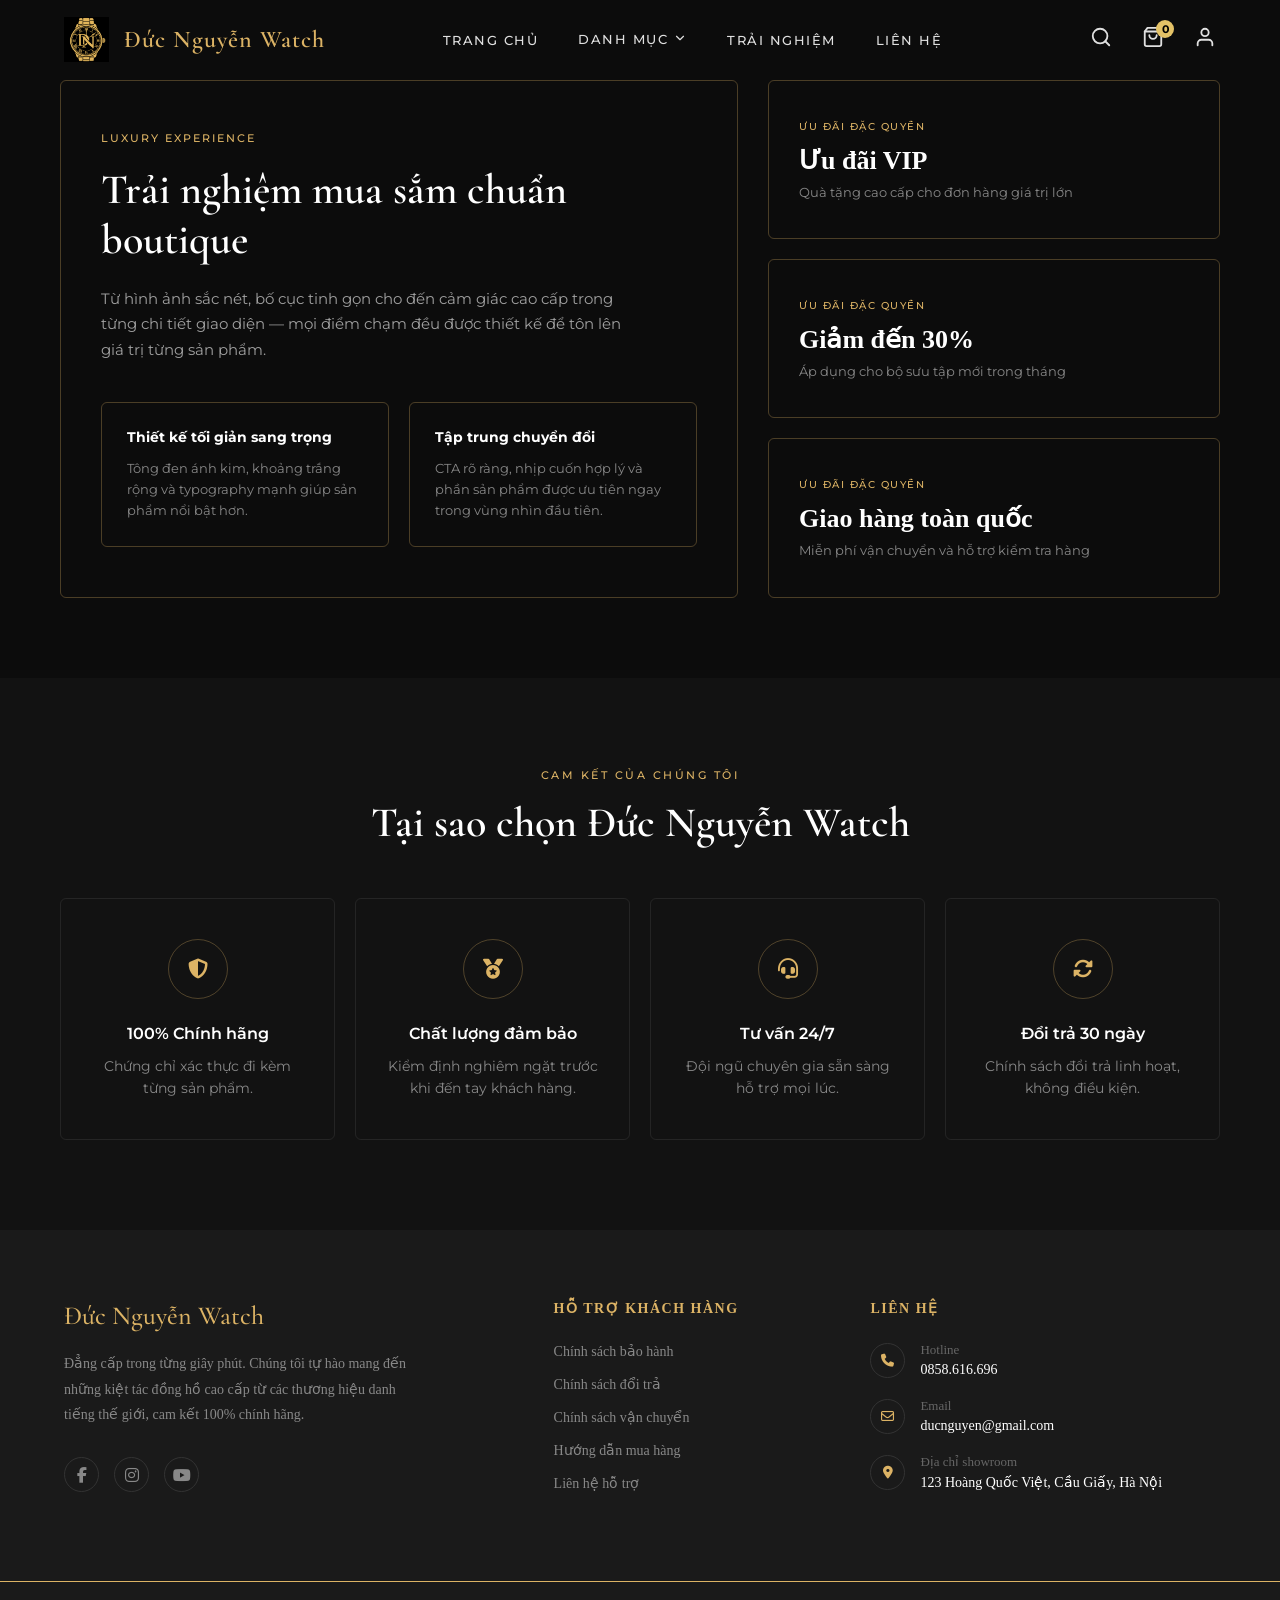
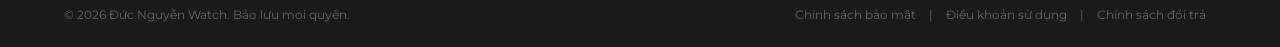
<file: trainghiem.html>
<!DOCTYPE html>
<html lang="vi">
<head>
    <meta charset="UTF-8">
    <meta name="viewport" content="width=device-width, initial-scale=1.0">
    <title>Trải nghiệm - Đức Nguyễn Watch</title>
    
    <!-- Nhúng Google Fonts -->
    <link href="https://fonts.googleapis.com/css2?family=Cormorant+Garamond:wght@600&family=Montserrat:wght@400;500&display=swap" rel="stylesheet">
    
    <!-- Nhúng FontAwesome để lấy icon -->
    <link rel="stylesheet" href="https://cdnjs.cloudflare.com/ajax/libs/font-awesome/6.4.0/css/all.min.css">
    
    <link rel="stylesheet" href="trainghiem.css">
    <link rel="stylesheet" href="responsive.css">
</head>
<body>

    <!-- Bắt đầu Header -->
    <header class="main-header">
        
        <!-- Khối 1: Logo -->
        <a href="index.html" class="logo-container">
            <img src="anh/logo.png" alt="Logo" class="logo-img">
            <div class="logo-text">Đức Nguyễn Watch</div>
        </a>

        <!-- Khối 2: Menu Điều hướng -->
        <nav class="nav-menu">
            <ul>
                <li><a href="index.html">TRANG CHỦ</a></li>
                <li>
    <a href="danhmuc.html" class="menu-has-dropdown">
        DANH MỤC 
        <!-- Mã SVG vẽ mũi tên chỉ xuống -->
        <svg width="14" height="14" viewBox="0 0 24 24" fill="none" stroke="currentColor" stroke-width="2" stroke-linecap="round" stroke-linejoin="round">
            <polyline points="6 9 12 15 18 9"></polyline>
        </svg>
    </a>
</li>
                <li><a href="trainghiem.html">TRẢI NGHIỆM</a></li>
                <li><a href="lienhe.html">LIÊN HỆ</a></li>
            </ul>
        </nav>

        <!-- Khối 3: Các biểu tượng chức năng -->
       <!-- Khối 3: Các biểu tượng chức năng -->
<div class="header-icons">
    
    <!-- Ô tìm kiếm (Ẩn mặc định) -->
    <div class="search-box">
        <input type="text" id="search-input" placeholder="Tìm kiếm...">
    </div>

    <!-- Icon Kính lúp (Thêm id="search-btn") -->
    <a href="javascript:void(0)" class="icon-item" id="search-btn">
        <svg width="22" height="22" viewBox="0 0 24 24" fill="none" stroke="currentColor" stroke-width="2" stroke-linecap="round" stroke-linejoin="round"><circle cx="11" cy="11" r="8"></circle><line x1="21" y1="21" x2="16.65" y2="16.65"></line></svg>
    </a>
    
        <!-- Icon Giỏ hàng (Giữ nguyên) -->
    <a href="giohang.html" class="icon-item cart-wrapper">
        <svg width="22" height="22" viewBox="0 0 24 24" fill="none" stroke="currentColor" stroke-width="2" stroke-linecap="round" stroke-linejoin="round"><path d="M6 2L3 6v14a2 2 0 0 0 2 2h14a2 2 0 0 0 2-2V6l-3-4z"></path><line x1="3" y1="6" x2="21" y2="6"></line><path d="M16 10a4 4 0 0 1-8 0"></path></svg>
        <span class="cart-badge">0</span>
    </a>
    
    <!-- Icon Tài khoản (Giữ nguyên) -->
    <a href="dangnhap.html" class="icon-item">
        <svg width="22" height="22" viewBox="0 0 24 24" fill="none" stroke="currentColor" stroke-width="2" stroke-linecap="round" stroke-linejoin="round"><path d="M20 21v-2a4 4 0 0 0-4-4H8a4 4 0 0 0-4 4v2"></path><circle cx="12" cy="7" r="4"></circle></svg>
    </a>
</div>
        
    </header>
<!-- =========================================
     SECTION TRẢI NGHIỆM (LUXURY EXPERIENCE)
     ========================================= -->
<section class="luxury-experience-section">
    <div class="exp-container">
        
        <!-- BÊN TRÁI: Khung trải nghiệm chính -->
        <div class="exp-left-col">
            <span class="exp-subtitle">LUXURY EXPERIENCE</span>
            <h2 class="exp-title">Trải nghiệm mua sắm chuẩn boutique</h2>
            <p class="exp-desc">Từ hình ảnh sắc nét, bố cục tinh gọn cho đến cảm giác cao cấp trong từng chi tiết giao diện — mọi điểm chạm đều được thiết kế để tôn lên giá trị từng sản phẩm.</p>
            
            <!-- 2 thẻ tính năng nhỏ bên trong -->
            <div class="exp-features">
                <div class="feature-card">
                    <h4 class="feature-title">Thiết kế tối giản sang trọng</h4>
                    <p class="feature-desc">Tông đen ánh kim, khoảng trắng rộng và typography mạnh giúp sản phẩm nổi bật hơn.</p>
                </div>
                <div class="feature-card">
                    <h4 class="feature-title">Tập trung chuyển đổi</h4>
                    <p class="feature-desc">CTA rõ ràng, nhịp cuốn hợp lý và phần sản phẩm được ưu tiên ngay trong vùng nhìn đầu tiên.</p>
                </div>
            </div>
        </div>

        <!-- BÊN PHẢI: Khung 3 ưu đãi -->
        <div class="exp-right-col">
            <div class="benefit-card">
                <span class="benefit-subtitle">ƯU ĐÃI ĐẶC QUYỀN</span>
                <h3 class="benefit-title">Ưu đãi VIP</h3>
                <p class="benefit-desc">Quà tặng cao cấp cho đơn hàng giá trị lớn</p>
            </div>
            
            <div class="benefit-card">
                <span class="benefit-subtitle">ƯU ĐÃI ĐẶC QUYỀN</span>
                <h3 class="benefit-title">Giảm đến 30%</h3>
                <p class="benefit-desc">Áp dụng cho bộ sưu tập mới trong tháng</p>
            </div>

            <div class="benefit-card">
                <span class="benefit-subtitle">ƯU ĐÃI ĐẶC QUYỀN</span>
                <h3 class="benefit-title">Giao hàng toàn quốc</h3>
                <p class="benefit-desc">Miễn phí vận chuyển và hỗ trợ kiểm tra hàng</p>
            </div>
        </div>

    </div>
</section>
<!-- =========================================
     PHẦN CAM KẾT (WHY CHOOSE US)
     ========================================= -->
<section class="commitments-section">
    <div class="commit-container">
        
        <!-- Tiêu đề phần -->
        <div class="commit-header">
            <span class="commit-subtitle">CAM KẾT CỦA CHÚNG TÔI</span>
            <h2 class="commit-title">Tại sao chọn Đức Nguyễn Watch</h2>
        </div>
        
        <!-- Lưới 4 cột -->
        <div class="commit-grid">
            
            <!-- Hộp 1 -->
            <div class="commit-box">
                <div class="commit-icon">
                    <i class="fa-solid fa-shield-halved"></i>
                </div>
                <h3 class="commit-box-title">100% Chính hãng</h3>
                <p class="commit-box-desc">Chứng chỉ xác thực đi kèm từng sản phẩm.</p>
            </div>

            <!-- Hộp 2 -->
            <div class="commit-box">
                <div class="commit-icon">
                    <i class="fa-solid fa-medal"></i>
                </div>
                <h3 class="commit-box-title">Chất lượng đảm bảo</h3>
                <p class="commit-box-desc">Kiểm định nghiêm ngặt trước khi đến tay khách hàng.</p>
            </div>

            <!-- Hộp 3 -->
            <div class="commit-box">
                <div class="commit-icon">
                    <i class="fa-solid fa-headset"></i>
                </div>
                <h3 class="commit-box-title">Tư vấn 24/7</h3>
                <p class="commit-box-desc">Đội ngũ chuyên gia sẵn sàng hỗ trợ mọi lúc.</p>
            </div>

            <!-- Hộp 4 -->
            <div class="commit-box">
                <div class="commit-icon">
                    <i class="fa-solid fa-rotate"></i>
                </div>
                <h3 class="commit-box-title">Đổi trả 30 ngày</h3>
                <p class="commit-box-desc">Chính sách đổi trả linh hoạt, không điều kiện.</p>
            </div>

        </div>
    </div>
</section>
<!-- =========================================
     PHẦN FOOTER 
     ========================================= -->
<footer id="main-footer" >
    <div class="footer-container">
        
        <!-- Cột 1: Thông tin thương hiệu -->
        <div class="footer-col brand-col">
            <h3 class="footer-logo">Đức Nguyễn Watch</h3>
            <p>Đẳng cấp trong từng giây phút. Chúng tôi tự hào mang đến những kiệt tác đồng hồ cao cấp từ các thương hiệu danh tiếng thế giới, cam kết 100% chính hãng.</p>
            <div class="social-links">
                <a href="https://www.facebook.com/anhladucnguyen/"><i class="fa-brands fa-facebook-f"></i></a>
                <a href="https://www.instagram.com/ducnguyen_luxury/"><i class="fa-brands fa-instagram"></i></a>
                <a href="https://www.youtube.com"><i class="fa-brands fa-youtube"></i></a>
            </div>
        </div>

        <!-- Cột 2: Danh mục -->
        <div class="footer-col links-col">
            <h4 class="footer-heading">HỖ TRỢ KHÁCH HÀNG</h4>
            <ul>
                <li><a href="lienhe.html">Chính sách bảo hành</a></li>
                <li><a href="lienhe.html">Chính sách đổi trả</a></li>
                <li><a href="lienhe.html">Chính sách vận chuyển</a></li>
                <li><a href="lienhe.html">Hướng dẫn mua hàng</a></li>
                <li><a href="lienhe.html">Liên hệ hỗ trợ</a></li>
            </ul>
        </div>

        <!-- Cột 3: Liên hệ -->
        <div class="footer-col contact-col">
            <h4 class="footer-heading">LIÊN HỆ</h4>
            <div class="contact-item">
                <div class="contact-icon"><i class="fa-solid fa-phone"></i></div>
                <div class="contact-info">
                    <span>Hotline</span>
                    <strong>0858.616.696</strong>
                </div>
            </div>
            <div class="contact-item">
                <div class="contact-icon"><i class="fa-regular fa-envelope"></i></div>
                <div class="contact-info">
                    <span>Email</span>
                    <strong>ducnguyen@gmail.com</strong>
                </div>
            </div>
            <div class="contact-item">
                <div class="contact-icon"><i class="fa-solid fa-location-dot"></i></div>
                <div class="contact-info">
                    <span>Địa chỉ showroom</span>
                    <strong>123 Hoàng Quốc Việt, Cầu Giấy, Hà Nội</strong>
                </div>
            </div>
        </div>

    </div>

    <!-- Thanh bản quyền dưới cùng -->
    <div class="footer-bottom">
        <div class="copyright">&copy; 2026 Đức Nguyễn Watch. Bảo lưu mọi quyền.</div>
        <div class="footer-legal">
            <a href="lienhe.html">Chính sách bảo mật</a> |
            <a href="lienhe.html">Điều khoản sử dụng</a> |
            <a href="lienhe.html">Chính sách đổi trả</a>
        </div>
    </div>
</footer>
<script src="mobile-menu.js"></script>
<script src="trainghiem.js"></script>

</body>
</html>
</file>
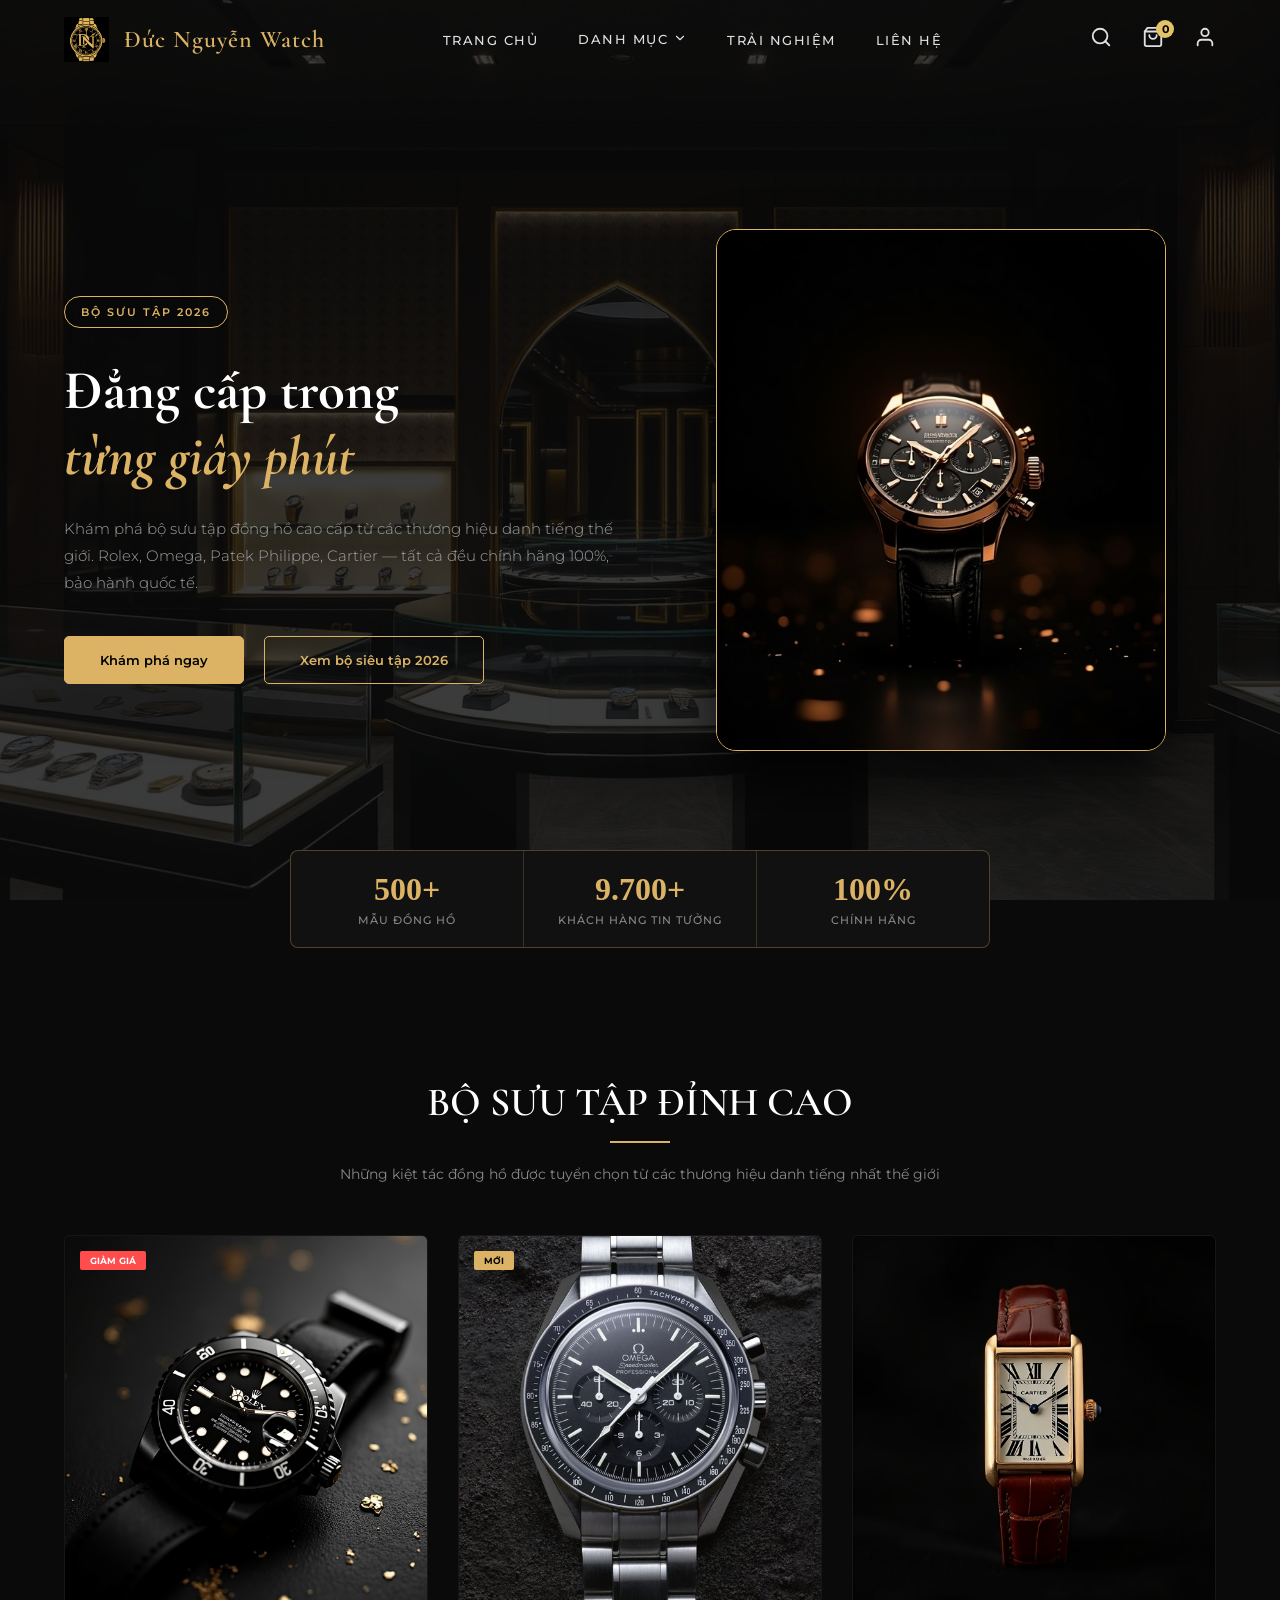
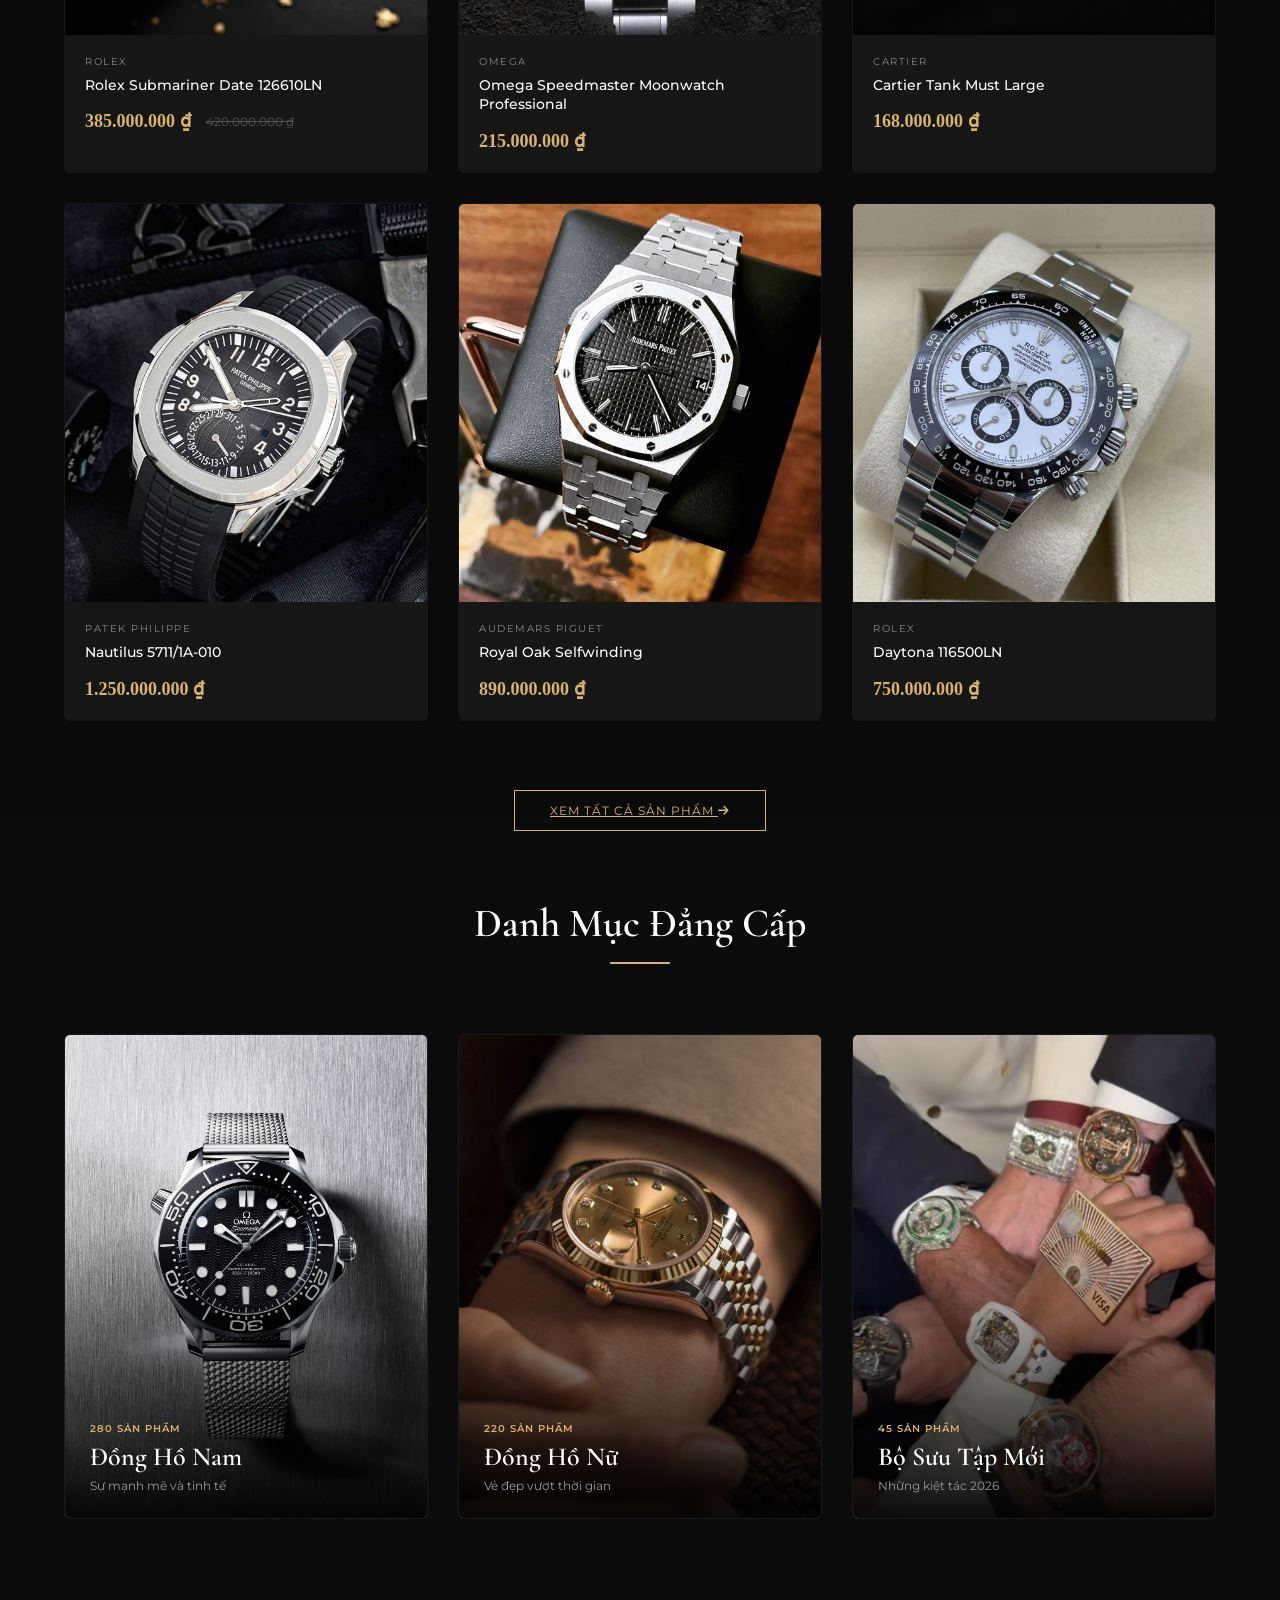
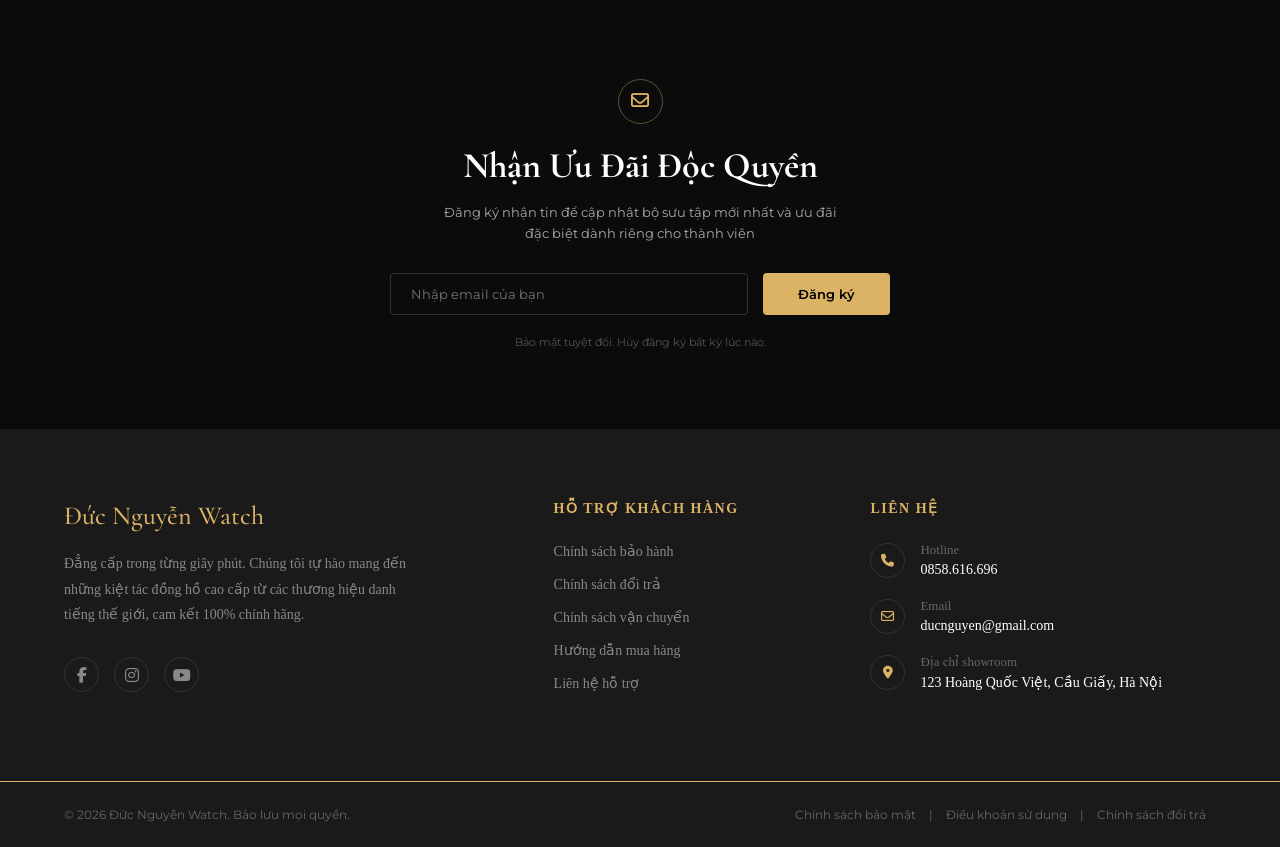
<file: trangchu.html>
<!DOCTYPE html>
<html lang="vi">
<head>
    <meta charset="UTF-8">
    <meta name="viewport" content="width=device-width, initial-scale=1.0">
    <title>Trang chủ - Đức Nguyễn Watch</title>
    
    <!-- Nhúng Google Fonts -->
    <link href="https://fonts.googleapis.com/css2?family=Cormorant+Garamond:wght@600&family=Montserrat:wght@400;500&display=swap" rel="stylesheet">
    
    <!-- Nhúng FontAwesome để lấy icon -->
    <link rel="stylesheet" href="https://cdnjs.cloudflare.com/ajax/libs/font-awesome/6.4.0/css/all.min.css">
    
    <link rel="stylesheet" href="trangchu.css">
</head>
<body>

    <!-- Bắt đầu Header -->
    <header class="main-header">
        
        <!-- Khối 1: Logo -->
        <a href="trangchu.html" class="logo-container">
            <img src="logo.png" alt="Logo" class="logo-img">
            <div class="logo-text" href="trangchu.html">Đức Nguyễn Watch</div>
        </a>

        <!-- Khối 2: Menu Điều hướng -->
        <nav class="nav-menu">
            <ul>
                <li><a href="trangchu.html">TRANG CHỦ</a></li>
                <li>
    <a href="danhmuc.html" class="menu-has-dropdown">
        DANH MỤC 
        <!-- Mã SVG vẽ mũi tên chỉ xuống -->
        <svg width="14" height="14" viewBox="0 0 24 24" fill="none" stroke="currentColor" stroke-width="2" stroke-linecap="round" stroke-linejoin="round">
            <polyline points="6 9 12 15 18 9"></polyline>
        </svg>
    </a>
</li>
                <li><a href="trainghiem.html">TRẢI NGHIỆM</a></li>
                <li><a href="lienhe.html">LIÊN HỆ</a></li>
            </ul>
        </nav>

       <!-- Khối 3: Các biểu tượng chức năng -->
<div class="header-icons">
    
    <!-- Ô tìm kiếm (Ẩn mặc định) -->
    <div class="search-box">
        <input type="text" id="search-input" placeholder="Tìm kiếm...">
    </div>

    <!-- Icon Kính lúp (Thêm id="search-btn") -->
    <a href="javascript:void(0)" class="icon-item" id="search-btn">
        <svg width="22" height="22" viewBox="0 0 24 24" fill="none" stroke="currentColor" stroke-width="2" stroke-linecap="round" stroke-linejoin="round"><circle cx="11" cy="11" r="8"></circle><line x1="21" y1="21" x2="16.65" y2="16.65"></line></svg>
    </a>
    
    <!-- Icon Giỏ hàng (Giữ nguyên) -->
    <a href="giohang.html" class="icon-item cart-wrapper">
        <svg width="22" height="22" viewBox="0 0 24 24" fill="none" stroke="currentColor" stroke-width="2" stroke-linecap="round" stroke-linejoin="round"><path d="M6 2L3 6v14a2 2 0 0 0 2 2h14a2 2 0 0 0 2-2V6l-3-4z"></path><line x1="3" y1="6" x2="21" y2="6"></line><path d="M16 10a4 4 0 0 1-8 0"></path></svg>
        <span class="cart-badge">0</span>
    </a>
    
    <!-- Icon Tài khoản (Giữ nguyên) -->
    <a href="dangnhap.html" class="icon-item">
        <svg width="22" height="22" viewBox="0 0 24 24" fill="none" stroke="currentColor" stroke-width="2" stroke-linecap="round" stroke-linejoin="round"><path d="M20 21v-2a4 4 0 0 0-4-4H8a4 4 0 0 0-4 4v2"></path><circle cx="12" cy="7" r="4"></circle></svg>
    </a>
</div>
        
    </header>
    <!-- PHẦN HERO SECTION -->
<section class="hero-section">
    <!-- Nền mờ phía sau (Bạn sẽ chèn ảnh cửa hàng vào đây bằng CSS) -->
    <div class="hero-background"></div>

    <div class="hero-container"> 
        <!-- Cột trái: Nội dung chữ -->
        <div class="hero-content">
            <span class="hero-badge fade-up delay-1">BỘ SƯU TẬP 2026</span>
            
            <h1 class="hero-title fade-up delay-2">
                Đẳng cấp trong <br>
                <span class="text-gold-italic">từng giây phút</span>
            </h1>
            
            <p class="hero-desc fade-up delay-3">
                Khám phá bộ sưu tập đồng hồ cao cấp từ các thương hiệu danh tiếng thế giới. Rolex, Omega, Patek Philippe, Cartier — tất cả đều chính hãng 100%, bảo hành quốc tế.
            </p>
            
            <div class="hero-buttons fade-up delay-4">
                <button class="btn-solid" onclick="window.location.href='danhmuc.html'">Khám phá ngay</button>
                <button class="btn-outline" onclick="window.location.href='danhmuc.html'">Xem bộ siêu tập 2026</button>
            </div>
        </div>

        <!-- Cột phải: Ảnh đồng hồ -->
        <div class="hero-image-wrapper fade-in-right delay-5">
            <!-- Bạn thay link ảnh đồng hồ đã tách nền (PNG) vào thẻ src dưới đây -->
            <img src="anhgioithieu.jpg" alt="Luxury Watch" class="floating-watch">
        </div>
    </div>
</section>
<!-- Khối thống kê (Đặt dưới thẻ <div class="hero-buttons">...) -->
<div class="stats-box fade-up delay-5">
    
    <!-- Cột 1 -->
    <div class="stat-item">
        <div class="stat-value">
            <!-- Thuộc tính data-target chứa con số đích đến để JS biết đường chạy -->
            <span class="counter" data-target="500">0</span>+
        </div>
        <div class="stat-text">MẪU ĐỒNG HỒ</div>
    </div>

    <!-- Cột 2 -->
    <div class="stat-item">
        <div class="stat-value">
            <span class="counter" data-target="10000">0</span>+
        </div>
        <div class="stat-text">KHÁCH HÀNG TIN TƯỞNG</div>
    </div>

    <!-- Cột 3 -->
    <div class="stat-item">
        <div class="stat-value">
            <span class="counter" data-target="100">0</span>%
        </div>
        <div class="stat-text">CHÍNH HÃNG</div>
    </div>

</div>

    <!-- =========================================
     PHẦN BỘ SƯU TẬP ĐỈNH CAO (6 SẢN PHẨM)
     ========================================= -->
<section class="collection-section">
    <div class="section-header fade-up">
        <h2 class="section-title">BỘ SƯU TẬP ĐỈNH CAO</h2>
        <div class="title-line"></div>
        <p class="section-subtitle">Những kiệt tác đồng hồ được tuyển chọn từ các thương hiệu danh tiếng nhất thế giới</p>
    </div>

    <!-- Lưới chứa 6 sản phẩm (Sẽ tự động chia 3 cột, 2 hàng) -->
    <div class="product-grid fade-up delay-2">
        
        <!-- Sản phẩm 1 (Có Giảm giá) -->
        <div class="product-card" onclick="window.location.href='chitiet.html?id=rolexsub'">
            <div class="badge badge-sale">GIẢM GIÁ</div>
            <div class="product-img-wrapper">
                <img src="rolexsub.jpg" alt="Rolex Submariner">
                <!-- Lớp phủ chứa nút XEM CHI TIẾT (Ẩn mặc định) -->
                <div class="img-overlay">
                    <button class="btn-hover-detail">XEM CHI TIẾT</button>
                </div>
            </div>
            <div class="product-info-bottom">
                <div class="brand">ROLEX</div>
                <h3 class="name">Rolex Submariner Date 126610LN</h3>
                <div class="price-box">
                    <span class="current-price">385.000.000 ₫</span>
                    <span class="old-price">420.000.000 ₫</span>
                </div>
            </div>
        </div>

        <!-- Sản phẩm 2 (Có nhãn  Mới) -->
        <div class="product-card" onclick="window.location.href='chitiet.html?id=omegaspeed'">
            <div class="badge badge-new">MỚI</div>
            <div class="product-img-wrapper">
                <img src="omegamoon.jpg" alt="Omega Speedmaster">
                <div class="img-overlay">
                    <button class="btn-hover-detail">XEM CHI TIẾT</button>
                </div>
            </div>
            <div class="product-info-bottom">
                <div class="brand">OMEGA</div>
                <h3 class="name">Omega Speedmaster Moonwatch Professional</h3>
                <div class="price-box">
                    <span class="current-price">215.000.000 ₫</span>
                </div>
            </div>
        </div>

        <!-- Sản phẩm 3 -->
        <div class="product-card" onclick="window.location.href='chitiet.html?id=cartiersantos'">
            <div class="product-img-wrapper">
                <img src="tank.jpg" alt="Cartier Tank">
                <div class="img-overlay">
                    <button class="btn-hover-detail">XEM CHI TIẾT</button>
                </div>
            </div>
            <div class="product-info-bottom">
                <div class="brand">CARTIER</div>
                <h3 class="name">Cartier Tank Must Large</h3>
                <div class="price-box">
                    <span class="current-price">168.000.000 ₫</span>
                </div>
            </div>
        </div>

        <!-- Sản phẩm 4 -->
        <div class="product-card" onclick="window.location.href='chitiet.html?id=patekaquanaut'">
            <div class="product-img-wrapper">
                <img src="aquanaut.jpg" alt="Sản phẩm 4">
                <div class="img-overlay">
                    <button class="btn-hover-detail">XEM CHI TIẾT</button>
                </div>
            </div>
            <div class="product-info-bottom">
                <div class="brand">PATEK PHILIPPE</div>
                <h3 class="name">Nautilus 5711/1A-010</h3>
                <div class="price-box">
                    <span class="current-price">1.250.000.000 ₫</span>
                </div>
            </div>
        </div>

        <!-- Sản phẩm 5 -->
        <div class="product-card" onclick="window.location.href='chitiet.html?id=audemarsroyal'">
            <div class="product-img-wrapper">
                <img src="royaloak.jpg" alt="Sản phẩm 5">
                <div class="img-overlay">
                    <button class="btn-hover-detail">XEM CHI TIẾT</button>
                </div>
            </div>
            <div class="product-info-bottom">
                <div class="brand">AUDEMARS PIGUET</div>
                <h3 class="name">Royal Oak Selfwinding</h3>
                <div class="price-box">
                    <span class="current-price">890.000.000 ₫</span>
                </div>
            </div>
        </div>

        <!-- Sản phẩm 6 -->
        <div class="product-card" onclick="window.location.href='chitiet.html?id=rolexdaytona'">
            <div class="product-img-wrapper">
                <img src="daytona.jpg" alt="Sản phẩm 6">
                <div class="img-overlay">
                    <button class="btn-hover-detail">XEM CHI TIẾT</button>
                </div>
            </div>
            <div class="product-info-bottom">
                <div class="brand">ROLEX</div>
                <h3 class="name">Daytona 116500LN</h3>
                <div class="price-box">
                    <span class="current-price">750.000.000 ₫</span>
                </div>
            </div>
        </div>

    </div>
</section>

    <!-- Nút Xem tất cả -->
    <div class="view-all-container">
        <a href="danhmuc.html" class="btn-view-all">XEM TẤT CẢ SẢN PHẨM <i class="fa-solid fa-arrow-right"></i></a>
    </div>
</section>

<!-- =========================================
     PHẦN DANH MỤC ĐẲNG CẤP
     ========================================= -->
<section class="category-section">
    <!-- Tiêu đề -->
    <div class="section-header fade-up">
        <h2 class="section-title">Danh Mục Đẳng Cấp</h2>
        <div class="title-line"></div>
    </div>

    <!-- Lưới 3 thẻ danh mục -->
    <div class="category-grid fade-up delay-2">
        
        <!-- Thẻ 1: Đồng Hồ Nam -->
        <a href="danhmuc.html" class="category-card">
            <div class="category-img">
                <img src="seamaster-2.jpg" alt="Đồng Hồ Nam">
                <!-- Lớp đen mờ dưới đáy -->
                <div class="category-overlay"></div>
            </div>
            <!-- Mũi tên góc phải trên -->
            <div class="circle-arrow">
                <i class="fa-solid fa-arrow-right"></i>
            </div>
            <!-- Nội dung chữ -->
            <div class="category-content">
                <span class="item-count">280 SẢN PHẨM</span>
                <h3 class="category-name">Đồng Hồ Nam</h3>
                <p class="category-desc">Sự mạnh mẽ và tinh tế</p>
            </div>
        </a>

        <!-- Thẻ 2: Đồng Hồ Nữ -->
        <a href="danhmuc.html" class="category-card">
            <div class="category-img">
                <img src="datejust.jpg" alt="Đồng Hồ Nữ">
                <div class="category-overlay"></div>
            </div>
            <div class="circle-arrow">
                <i class="fa-solid fa-arrow-right"></i>
            </div>
            <div class="category-content">
                <span class="item-count">220 SẢN PHẨM</span>
                <h3 class="category-name">Đồng Hồ Nữ</h3>
                <p class="category-desc">Vẻ đẹp vượt thời gian</p>
            </div>
        </a>

        <!-- Thẻ 3: Bộ Sưu Tập Mới -->
        <a href="danhmuc.html" class="category-card">
            <div class="category-img">
                <img src="bosieutap.jpg" alt="Bộ Sưu Tập Mới">
                <div class="category-overlay"></div>
            </div>
            <div class="circle-arrow">
                <i class="fa-solid fa-arrow-right"></i>
            </div>
            <div class="category-content">
                <span class="item-count">45 SẢN PHẨM</span>
                <h3 class="category-name">Bộ Sưu Tập Mới</h3>
                <p class="category-desc">Những kiệt tác 2026</p>
            </div>
        </a>

    </div>
</section>
<!-- =========================================
     PHẦN NHẬN ƯU ĐÃI ĐỘC QUYỀN
     ========================================= -->
<section class="newsletter-section">
    <div class="newsletter-icon"><i class="fa-regular fa-envelope"></i></div>
    <h2 class="newsletter-title">Nhận Ưu Đãi Độc Quyền</h2>
    <p class="newsletter-desc">Đăng ký nhận tin để cập nhật bộ sưu tập mới nhất và ưu đãi<br>đặc biệt dành riêng cho thành viên</p>
    
    <!-- Form nhập email -->
    <form id="subscribe-form" class="newsletter-form">
        <input type="email" id="email-input" placeholder="Nhập email của bạn" required>
        <button type="submit" class="btn-subscribe">Đăng ký</button>
    </form>
    <!-- THÊM ĐOẠN NÀY: Khối thông báo thành công (Mặc định ẩn) -->
    <div id="success-message" class="success-message" style="display: none;">
        <div class="success-icon"><i class="fa-solid fa-check"></i></div>
        <h3 class="success-title">Đăng ký thành công!</h3>
        <p class="success-desc">Cảm ơn bạn đã đăng ký. Chúng tôi sẽ gửi những ưu đãi tốt nhất đến hộp thư của bạn.</p>
    </div>
    <p class="newsletter-note">Bảo mật tuyệt đối. Hủy đăng ký bất kỳ lúc nào.</p>
</section>

<!-- =========================================
     PHẦN FOOTER 
     ========================================= -->
<footer id="main-footer" >
    <div class="footer-container">
        
        <!-- Cột 1: Thông tin thương hiệu -->
        <div class="footer-col brand-col">
            <h3 class="footer-logo">Đức Nguyễn Watch</h3>
            <p>Đẳng cấp trong từng giây phút. Chúng tôi tự hào mang đến những kiệt tác đồng hồ cao cấp từ các thương hiệu danh tiếng thế giới, cam kết 100% chính hãng.</p>
            <div class="social-links">
                <a href="https://www.facebook.com/anhladucnguyen/"><i class="fa-brands fa-facebook-f"></i></a>
                <a href="https://www.instagram.com/ducnguyen_luxury/"><i class="fa-brands fa-instagram"></i></a>
                <a href="https://www.youtube.com"><i class="fa-brands fa-youtube"></i></a>
            </div>
        </div>

        <!-- Cột 2: Danh mục -->
        <div class="footer-col links-col">
            <h4 class="footer-heading">HỖ TRỢ KHÁCH HÀNG</h4>
            <ul>
                <li><a href="lienhe.html">Chính sách bảo hành</a></li>
                <li><a href="lienhe.html">Chính sách đổi trả</a></li>
                <li><a href="lienhe.html">Chính sách vận chuyển</a></li>
                <li><a href="lienhe.html">Hướng dẫn mua hàng</a></li>
                <li><a href="lienhe.html">Liên hệ hỗ trợ</a></li>
            </ul>
        </div>

        <!-- Cột 3: Liên hệ -->
        <div class="footer-col contact-col">
            <h4 class="footer-heading">LIÊN HỆ</h4>
            <div class="contact-item">
                <div class="contact-icon"><i class="fa-solid fa-phone"></i></div>
                <div class="contact-info">
                    <span>Hotline</span>
                    <strong>0858.616.696</strong>
                </div>
            </div>
            <div class="contact-item">
                <div class="contact-icon"><i class="fa-regular fa-envelope"></i></div>
                <div class="contact-info">
                    <span>Email</span>
                    <strong>ducnguyen@gmail.com</strong>
                </div>
            </div>
            <div class="contact-item">
                <div class="contact-icon"><i class="fa-solid fa-location-dot"></i></div>
                <div class="contact-info">
                    <span>Địa chỉ showroom</span>
                    <strong>123 Hoàng Quốc Việt, Cầu Giấy, Hà Nội</strong>
                </div>
            </div>
        </div>

    </div>

    <!-- Thanh bản quyền dưới cùng -->
    <div class="footer-bottom">
        <div class="copyright">&copy; 2026 Đức Nguyễn Watch. Bảo lưu mọi quyền.</div>
        <div class="footer-legal">
            <a href="lienhe.html">Chính sách bảo mật</a> |
            <a href="lienhe.html">Điều khoản sử dụng</a> |
            <a href="lienhe.html">Chính sách đổi trả</a>
        </div>
    </div>
</footer>
<script src="trangchu.js"></script>

</body>
</html>
</file>
<file: trangchu.css>
/* --- Cài đặt cơ bản --- */
* {
    margin: 0;
    padding: 0;
    box-sizing: border-box;
}

body {
    background-color: #0a0a0a; /* Nền xám nhạt để dễ nhìn header đen */
    color: #ffffff;            /* Chữ mặc định là màu trắng */
    margin: 0;                 /* Xóa viền trắng mặc định của trình duyệt */
    padding: 0;
}

/* --- Khung Header Tổng --- */
.main-header {
    position: fixed; /* Ghim Header đứng im trên cùng màn hình */
    top: 0;
    left: 0;
    width: 100%;
    height: 80px;
    display: flex;
    justify-content: space-between;
    align-items: center;
    padding: 0 5%;
    z-index: 1200; /* Luôn nổi lên trên cùng */
    
    /* 1. Trạng thái ban đầu: Trong suốt và KHÔNG có viền */
    background-color: transparent; 
    border-bottom: 1px solid transparent; 
    transition: all 0.4s ease; /* Chuyển đổi mượt mà */
}
.main-header.scrolled {
    background-color: #0a0a0a; /* Màu đen tuyền */
    border-bottom: 1px solid rgba(220, 179, 101, 0.3); /* Viền vàng đồng mờ */
    box-shadow: 0 5px 15px rgba(0,0,0,0.5); 
}

/* --- Khối 1: Logo --- */
.logo-container {
    display: flex;
    align-items: center;
    gap: 15px; /* Khoảng cách giữa ảnh và chữ */
    text-decoration: none;
}

.logo-img {
    height: 45px; /* Để cao bằng với cái vòng tròn cũ cho cân đối */
    width: auto;
    object-fit: contain;
    

}
/* --- Căn chỉnh mũi tên bên cạnh chữ --- */
.menu-has-dropdown {
    display: flex;
    align-items: center;
    gap: 5px; /* Khoảng cách giữa chữ và mũi tên */
}

/* Đẩy mũi tên lên một xíu để nó nằm chính giữa dòng chữ */
.menu-has-dropdown svg {
    margin-top: -2px; 
}
.logo-text {
    color: #dcb365;
    font-family: 'Cormorant Garamond', serif;
    font-size: 24px;
    font-weight: 600;
    letter-spacing: 1px;
}

/* --- Khối 2: Menu Điều hướng --- */
.nav-menu ul {
    list-style: none;
    display: flex;
    gap: 40px; /* Khoảng cách giữa các chữ trong menu */
}

.nav-menu a {
    color: #e0e0e0; /* Màu xám trắng */
    text-decoration: none;
    font-family: 'Montserrat', sans-serif;
    font-size: 13px;
    font-weight: 500;
    letter-spacing: 1.5px; /* Kéo dãn khoảng cách giữa các chữ cái  */
    transition: color 0.3s ease;
}

.nav-menu a:hover {
    color: #dcb365; /* Đổi màu vàng khi di chuột vào */
}

/* --- Khối 3: Các biểu tượng --- */
.header-icons {
    display: flex;
    align-items: center;
    gap: 30px; /* Khoảng cách giữa 3 icon */
}

.icon-item {
    color: #e0e0e0;
    font-size: 20px;
    text-decoration: none;
    transition: color 0.3s ease;
}

.icon-item:hover {
    color: #dcb365;
}

/* Xử lý riêng cục số 3 màu vàng trên giỏ hàng */
.cart-wrapper {
    position: relative; /* Đặt làm mốc để cục số 3 bám vào */
}

.cart-badge {
    position: absolute; /* Bay lơ lửng so với icon giỏ hàng */
    top: -6px;
    right: -10px;
    background-color: #e4c267;
    color: #000;
    font-family: 'Montserrat', sans-serif;
    font-size: 11px;
    font-weight: 700;
    width: 18px;
    height: 18px;
    border-radius: 50%; /* Làm tròn xoe */
    display: flex;
    justify-content: center;
    align-items: center;
}
/* --- Khu vực Thanh tìm kiếm ẩn --- */
.search-box {
    width: 0; /* Chiều rộng bằng 0 để ẩn đi */
    overflow: hidden; /* Cắt bỏ phần thừa khi thu gọn */
    transition: width 0.4s ease; /* Hiệu ứng giãn mở mượt mà trong 0.4 giây */
    display: flex;
    align-items: center;
}

/* Khi được JS kích hoạt class 'active' */
.search-box.active {
    width: 250px; /* Giãn rộng ra */
    margin-right: 10px; /* Cách icon kính lúp 1 chút */
}

/* Trang trí ô nhập chữ giống y mẫu */
.search-box input {
    width: 100%;
    background-color: transparent; /* Nền trong suốt để tiệp với nền đen */
    border: 1px solid #dcb365; /* Khung viền vàng đồng */
    color: #e0e0e0;
    padding: 8px 15px;
    font-family: 'Montserrat', sans-serif;
    font-size: 14px;
    outline: none; /* Bỏ viền xanh mặc định của trình duyệt khi nhấp vào */
}

/* Chỉnh màu cho chữ "Tìm kiếm..." */
.search-box input::placeholder {
    color: #888;
}

/* Giữ icon sáng màu vàng đồng khi thanh tìm kiếm đang mở */
.icon-item.active,
.icon-item.active svg {
    color: #dcb365;
    stroke: #dcb365;
}


/* =========================================
   HERO SECTION
   ========================================= */
.hero-section {
    position: relative;
    width: 100%;
    min-height: 100vh; /* 100vh để tràn đầy màn hình */
    display: flex;
    align-items: center;
    justify-content: center;
    background-color: #0a0a0a;
    overflow: hidden;
    padding-top: 80px; /*  Đẩy chữ xuống bằng đúng chiều cao của Header (80px) */
}

/* Lớp ảnh nền mờ phía sau */
.hero-background {
    position: absolute;
    top: 0; left: 0; width: 100%; height: 100%;
    /* THAY ẢNH NỀN CỬA HÀNG VÀO ĐÂY */
    background-image: url('anh/phong.jpg');
    background-size: cover;
    background-position: center;
    opacity: 0.2; /* Làm mờ ảnh nền đi để làm nổi bật chữ và đồng hồ */
    z-index: 1;
    transform: scale(1.2);
}

.hero-container {
    position: relative;
    z-index: 2;
    display: flex;
    align-items: center;
    justify-content: space-between;
    width: 90%;
    max-width: 1200px;
    gap: 50px;
}

/* Cột nội dung bên trái */
.hero-content {
    flex: 1;
    max-width: 600px;
}

/* Nhãn (Badge) */
.hero-badge {
    display: inline-block;
    border: 1px solid #dcb365;
    color: #dcb365;
    font-family: 'Montserrat', sans-serif;
    font-size: 11px;
    font-weight: 600;
    letter-spacing: 2px;
    padding: 8px 16px;
    border-radius: 30px;
    margin-bottom: 30px;
}

/* Tiêu đề chính */
.hero-title {
    font-family: 'Cormorant Garamond', serif;
    font-size: 55px;
    color: #fff;
    line-height: 1.2;
    margin-bottom: 25px;
}

.text-gold-italic {
    color: #dcb365;
    font-style: italic;
}

/* Đoạn mô tả */
.hero-desc {
    font-family: 'Montserrat', sans-serif;
    color: #a0a0a0;
    font-size: 15px;
    line-height: 1.8;
    margin-bottom: 40px;
    font-weight: 300;
}

/* Khu vực nút bấm */
.hero-buttons {
    display: flex;
    gap: 20px;
}

.hero-buttons button {
    font-family: 'Montserrat', sans-serif;
    font-size: 13px;
    font-weight: 600;
    padding: 15px 35px;
    border-radius: 5px;
    cursor: pointer;
    transition: all 0.3s ease;
}

.btn-solid {
    background-color: #dcb365;
    color: #000;
    border: 1px solid #dcb365;
}

.btn-solid:hover {
    background-color: #c99f52;
    transform: translateY(-3px);
    box-shadow: 0 10px 20px rgba(220, 179, 101, 0.2);
}

.btn-outline {
    background-color: transparent;
    color: #dcb365;
    border: 1px solid #dcb365;
}

.btn-outline:hover {
    background-color: #dcb365;
    color: #000;
    transform: translateY(-3px);
}

/* Cột ảnh bên phải */
.hero-image-wrapper {
    flex: 1;
    display: flex;
    justify-content: center;
    align-items: center;
   
}


.floating-watch {
    width: 100%;
    max-width: 450px;
    /* Hiệu ứng lơ lửng liên tục */
    animation: float 6s ease-in-out infinite;
    filter: drop-shadow(0px 30px 30px rgba(0,0,0,0.8)); /* Đổ bóng đen dưới đồng hồ */
    border: #dcb365 1px solid; /* Viền vàng đồng quanh đồng hồ */
    border-radius: 20px; /* Bo tròn viền cho sang trọng */
}

/* =========================================
   ANIMATIONS (HIỆU ỨNG TẢI TRANG)
   ========================================= */
/* Trồi lên từ dưới */
.fade-up {
    opacity: 0;
    transform: translateY(30px);
    animation: fadeUpAnim 1s ease forwards;
}

/* Trượt vào từ bên phải */
.fade-in-right {
    opacity: 0;
    transform: translateX(50px);
    animation: fadeInRightAnim 1.2s ease forwards;
}

/* Đỗ trễ (Delay) để các thành phần hiện ra lần lượt chứ không hiện cùng lúc */
.delay-1 { animation-delay: 0.2s; }
.delay-2 { animation-delay: 0.4s; }
.delay-3 { animation-delay: 0.6s; }
.delay-4 { animation-delay: 0.8s; }
.delay-5 { animation-delay: 1s; }

/* Khai báo Keyframes */
@keyframes fadeUpAnim {
    to { opacity: 1; transform: translateY(0); }
}

@keyframes fadeInRightAnim {
    to { opacity: 1; transform: translateX(0); }
}

@keyframes float {
    0% { transform: translateY(0px); }
    50% { transform: translateY(-20px); }
    100% { transform: translateY(0px); }
}
/* --- Khung Thống kê --- */
.stats-box {
    display: flex;
    
    /* 1. KÉO LÊN TRÊN VÀ CĂN GIỮA */
    margin-top: -50px; /* Dùng số âm để kéo khối chạy ngược lên trên 50px */
    margin-bottom: 50px; /* Đẩy nội dung bên dưới cách ra 50px */
    margin-left: auto; /* Căn giữa */
    margin-right: auto; /* Căn giữa */
    
    /* 2. ÉP NỔI LÊN TRÊN CÙNG (Không bị nền đen đè lên) */
    position: relative;
    z-index: 10;
    
    /* 3. Các thuộc tính cũ giữ nguyên */
    background-color: #111111; 
    border: 1px solid rgba(220, 179, 101, 0.3); 
    border-radius: 8px; 
    width: 100%;
    max-width: 700px;
}

.stat-item {
    flex: 1; /* Chia đều 3 cột */
    text-align: center;
    padding: 20px 10px;
}

/* Tạo vách ngăn giữa các cột (Bỏ vách ngăn ở cột cuối cùng) */
.stat-item:not(:last-child) {
    border-right: 1px solid rgba(220, 179, 101, 0.2);
}

/* Định dạng con số vàng */
.stat-value {
    color: #dcb365;
    font-family: 'Playfair Display', serif;
    font-size: 32px;
    font-weight: 600;
    margin-bottom: 5px;
}

/* Định dạng chữ xám bên dưới */
.stat-text {
    color: #888888;
    font-family: 'Montserrat', sans-serif;
    font-size: 11px;
    font-weight: 500;
    letter-spacing: 1px;
}
/* =========================================
   BỘ SƯU TẬP SECTION
   ========================================= */
.collection-section {
    background-color: #0a0a0a;
    padding: 80px 5%;
}

/* --- Phần Tiêu đề --- */
.section-header {
    margin-bottom: 50px;
    display: flex;
    flex-direction: column;
    align-items: center;
}

.section-title {
    font-family: 'Cormorant Garamond', serif;
    font-size: 40px;
    color: #fff;
    font-weight: 600;
    margin-bottom: 15px;
}

/* Thanh gạch ngang nhỏ màu vàng dưới tiêu đề */
.title-line {
    width: 60px;
    height: 2px;
    background-color: #dcb365;
    margin-bottom: 20px;
}

.section-subtitle {
    font-family: 'Montserrat', sans-serif;
    color: #888;
    font-size: 14px;
    line-height: 1.6;
    max-width: 600px;
}

/* Lưới Sản Phẩm */
.product-grid {
    display: grid;
    grid-template-columns: repeat(3, 1fr);
    gap: 30px;
    max-width: 1200px;
    margin: 0 auto;
}

/* --- Khung Thẻ Sản Phẩm --- */
.product-card {
    position: relative;
    background-color: #161616;
    border: 1px solid transparent;
    border-radius: 6px;
    overflow: hidden;
    cursor: pointer;
    transition: all 0.4s ease;
}

/* Hiệu ứng viền vàng khi hover */
.product-card:hover {
    border-color: #dcb365;
    box-shadow: 0 10px 30px rgba(0, 0, 0, 0.6);
}

/* --- Phần Khu vực Ảnh & Lớp Phủ --- */
.product-img-wrapper {
    position: relative;
    width: 100%;
    aspect-ratio: 1 / 1.1;
    overflow: hidden;
}

.product-img-wrapper img {
    width: 100%;
    height: 100%;
    object-fit: cover;
    transition: transform 0.6s ease;
}

/* Lớp đen mờ & Nút bấm (Trạng thái ban đầu: Vô hình và tụt xuống dưới) */
.img-overlay {
    position: absolute;
    bottom: 0; left: 0; width: 100%; height: 100%;
    background: linear-gradient(to top, rgba(0,0,0,0.9) 0%, rgba(0,0,0,0) 50%);
    display: flex;
    align-items: flex-end;
    justify-content: center;
    padding-bottom: 25px; /* Khoảng cách nút cách đáy ảnh */
    opacity: 0;
    transition: all 0.4s ease;
}

/* Định dạng Nút Vàng */
.btn-hover-detail {
    background-color: #dcb365;
    color: #000;
    font-family: 'Montserrat', sans-serif;
    font-size: 11px;
    font-weight: 700;
    letter-spacing: 1px;
    padding: 12px 25px;
    border: none;
    border-radius: 3px;
    transform: translateY(20px); /* Tụt xuống dưới 20px */
    transition: all 0.4s ease;
    cursor: pointer;
}

/* KÍCH HOẠT HIỆU ỨNG KHI HOVER */
.product-card:hover .product-img-wrapper img {
    transform: scale(1.05); /* Ảnh zoom nhẹ */
}

.product-card:hover .img-overlay {
    opacity: 1; /* Lớp đen mờ hiện ra */
}

.product-card:hover .btn-hover-detail {
    transform: translateY(0); /* Nút bấm trồi lên vị trí ban đầu */
}

/* --- Phần Chữ Bên Dưới Ảnh --- */
.product-info-bottom {
    padding: 20px;
    text-align: left;
}

.product-info-bottom .brand {
    color: #888;
    font-family: 'Montserrat', sans-serif;
    font-size: 10px;
    letter-spacing: 1.5px;
    text-transform: uppercase;
    margin-bottom: 8px;
}

.product-info-bottom .name {
    color: #fff;
    font-family: 'Montserrat', sans-serif;
    font-size: 14px;
    font-weight: 500;
    margin-bottom: 15px;
    line-height: 1.4;
}

/* Khu vực Giá */
.price-box {
    display: flex;
    align-items: center;
    gap: 15px; /* Khoảng cách giữa giá mới và giá cũ */
}

.current-price {
    color: #dcb365;
    font-family: 'Playfair Display', serif;
    font-size: 18px;
    font-weight: 600;
}

.old-price {
    color: #555;
    font-family: 'Montserrat', sans-serif;
    font-size: 12px;
    text-decoration: line-through; /* Gạch ngang giá cũ */
}

/* --- Nhãn Dán (Badges) --- */
.badge { position: absolute; top: 15px; left: 15px; z-index: 5; padding: 4px 10px; font-family: 'Montserrat', sans-serif; font-size: 9px; font-weight: 700; border-radius: 2px; }
.badge-sale { background-color: #ff4d4d; color: #fff; }
.badge-new { background-color: #dcb365; color: #000; }
/* Nút Xem tất cả dưới cùng */
.view-all-container { text-align: center; }
.btn-view-all {
    background: transparent;
    color: #dcb365;
    border: 1px solid #dcb365;
    padding: 12px 35px;
    font-family: 'Montserrat', sans-serif;
    font-size: 12px;
    letter-spacing: 1px;
    cursor: pointer;
    transition: background 0.3s, color 0.3s;
}
.btn-view-all:hover {
    background: #dcb365;
    color: #000;
}
/* --- Khu vực Ảnh thật --- */
.card-image {
    width: 100%;
    height: 300px; /* Bằng với chiều cao khung ảo cũ */
    overflow: hidden;
    border-bottom: 1px solid #222;
}

.card-image img {
    width: 100%;
    height: 100%;
    object-fit: cover; /* Lệnh thần thánh giúp ảnh tự động cắt cúp vừa khung mà không bị méo */
    transition: transform 0.5s ease;
}

/* Hiệu ứng: Rê chuột vào thẻ thì ảnh bên trong phóng to lên một xíu */
.product-card:hover .card-image img {
    transform: scale(1.08);
}
/* =========================================
   DANH MỤC ĐẲNG CẤP SECTION
   ========================================= */
.category-section {
    background-color: #0b0b0b;
    padding: 80px 5%;
}

/* Lưới 3 cột */
.category-grid {
    display: grid;
    grid-template-columns: repeat(3, 1fr);
    gap: 30px;
    max-width: 1200px;
    margin: 0 auto;
}

/* --- Khung Thẻ Danh Mục --- */
.category-card {
    position: relative;
    display: block; /* Ép thẻ <a> thành một khối lớn */
    border-radius: 6px;
    overflow: hidden;
    aspect-ratio: 3 / 4; /* Tỷ lệ vàng cho ảnh dọc */
    border: 1px solid #1a1a1a; /* Viền tối mặc định */
    text-decoration: none; /* Bỏ gạch chân mặc định của link */
    transition: all 0.4s ease;
}

/* Hiệu ứng khi di chuột vào thẻ (Viền sáng lên giống thẻ Đồng Hồ Nam trong ảnh) */
.category-card:hover {
    border-color: #dcb365; 
    box-shadow: 0 0 20px rgba(220, 179, 101, 0.15); /* Tỏa sáng viền nhẹ */
    transform: translateY(-5px);
}

/* --- Khu Vực Ảnh & Lớp Phủ --- */
.category-img {
    position: absolute;
    top: 0; left: 0; width: 100%; height: 100%;
    z-index: 1;
}

.category-img img {
    width: 100%;
    height: 100%;
    object-fit: cover;
    transition: transform 0.7s ease;
}

/* Zoom ảnh khi hover */
.category-card:hover .category-img img {
    transform: scale(1.08); 
}

/* Lớp đen mờ dưới đáy (Để chữ màu trắng nổi lên không bị lẫn vào ảnh) */
.category-overlay {
    position: absolute;
    bottom: 0; left: 0; width: 100%; height: 60%;
    background: linear-gradient(to top, rgba(0,0,0,0.95) 0%, rgba(0,0,0,0.6) 40%, rgba(0,0,0,0) 100%);
    z-index: 2;
}

/* --- Nút Mũi Tên Tròn Góc Phải Trên --- */
.circle-arrow {
    position: absolute;
    top: 20px;
    right: 20px;
    width: 32px;
    height: 32px;
    border-radius: 50%;
    border: 1px solid rgba(255, 255, 255, 0.3);
    display: flex;
    justify-content: center;
    align-items: center;
    color: #fff;
    font-size: 12px;
    z-index: 3;
    opacity: 0; /* Ẩn đi ban đầu */
    transform: translateX(-10px); /* Lùi nhẹ về trái */
    transition: all 0.4s ease;
}

/* Hover hiện mũi tên và tô màu vàng */
.category-card:hover .circle-arrow {
    opacity: 1;
    transform: translateX(0);
    background-color: #dcb365;
    border-color: #dcb365;
    color: #000;
}

/* --- Nội Dung Chữ Góc Trái Dưới --- */
.category-content {
    position: absolute;
    bottom: 25px;
    left: 25px;
    z-index: 3;
    display: flex;
    flex-direction: column;
    gap: 6px;
}

.item-count {
    color: #dcb365;
    font-family: 'Montserrat', sans-serif;
    font-size: 10px;
    font-weight: 600;
    letter-spacing: 1px;
}

.category-name {
    color: #fff;
    font-family: 'Cormorant Garamond', serif;
    font-size: 26px;
    font-weight: 600;
    margin: 0;
}

.category-desc {
    color: #999;
    font-family: 'Montserrat', sans-serif;
    font-size: 12px;
    margin: 0;
}
/* =========================================
   NEWSLETTER SECTION
   ========================================= */
.newsletter-section {
    background-color: #0b0b0b;
    padding: 80px 5%;
    text-align: center;
    border-bottom: 1px solid #1a1a1a;
}

.newsletter-icon {
    display: inline-flex;
    justify-content: center;
    align-items: center;
    width: 45px; height: 45px;
    border: 1px solid rgba(220, 179, 101, 0.4);
    border-radius: 50%;
    color: #dcb365;
    font-size: 18px;
    margin-bottom: 20px;
}

.newsletter-title {
    font-family: 'Cormorant Garamond', serif;
    font-size: 36px;
    color: #fff;
    margin-bottom: 15px;
}

.newsletter-desc {
    font-family: 'Montserrat', sans-serif;
    color: #aaa;
    font-size: 13px;
    line-height: 1.6;
    margin-bottom: 30px;
}

.newsletter-form {
    display: flex;
    justify-content: center;
    gap: 15px;
    max-width: 500px;
    margin: 0 auto 20px auto;
}

.newsletter-form input {
    flex: 1;
    background-color: transparent;
    border: 1px solid #333;
    border-radius: 4px;
    padding: 12px 20px;
    color: #fff;
    font-family: 'Montserrat', sans-serif;
    font-size: 13px;
    outline: none;
    transition: border-color 0.3s ease;
}

.newsletter-form input:focus {
    border-color: #dcb365;
}

.btn-subscribe {
    background-color: #dcb365;
    color: #000;
    border: none;
    border-radius: 4px;
    padding: 0 35px;
    font-family: 'Montserrat', sans-serif;
    font-size: 13px;
    font-weight: 600;
    cursor: pointer;
    transition: all 0.3s ease;
}

.btn-subscribe:hover {
    background-color: #c99f52;
    transform: translateY(-2px);
}

.newsletter-note {
    font-family: 'Montserrat', sans-serif;
    color: #555;
    font-size: 11px;
}

/* =========================================
   FOOTER SECTION
   ========================================= */
.main-footer {
    background-color: #161616; 
    color: #888;
    font-family: 'Montserrat', sans-serif;
}

/* --- Khu vực 3 cột --- */
.footer-container {
    display: flex;
    background-color: #1a1a1a; 
    justify-content: space-between;
    align-items: flex-start;
    
    max-width: 100%; 
    width: 100%;

    padding: 70px 5%; 
    margin: 0 auto;
}

/* Chia lại tỷ lệ độ rộng cho 3 cột */
.brand-col { width: 35%; }
.links-col { width: 20%; }
.contact-col { width: 30%; }
.footer-logo {
    font-family: 'Cormorant Garamond', serif;
    font-size: 26px;
    color: #dcb365;
    font-weight: 500;
    margin-bottom: 20px;
}

.brand-col p {
    font-size: 14px;
    line-height: 1.8;
    margin-bottom: 30px;
    max-width: 90%;
    color: #888;
}

.social-links { display: flex; gap: 15px; }
.social-links a {
    display: flex; justify-content: center; align-items: center;
    width: 35px; height: 35px;
    border: 1px solid #333;
    border-radius: 50%;
    color: #888;
    text-decoration: none;
    transition: all 0.3s ease;
    
}
.social-links a:hover {
    border-color: #dcb365;
    color: #dcb365;
}

.footer-heading {
    color: #dcb365;
    font-size: 14px;
    font-weight: 600;
    letter-spacing: 1.5px;
    margin-bottom: 25px;
}

.links-col ul { list-style: none; padding: 0; margin: 0; }
.links-col li { margin-bottom: 15px; }
.links-col a {
    color: #888;
    text-decoration: none;
    font-size: 14px;
    transition: color 0.3s ease;
}
.links-col a:hover { color: #dcb365; }

.contact-item {
    display: flex;
    align-items: center;
    gap: 15px;
    margin-bottom: 20px;
}

.contact-icon {
    display: flex; justify-content: center; align-items: center;
    width: 35px; height: 35px;
    border: 1px solid #333;
    border-radius: 50%;
    color: #dcb365;
    font-size: 13px;
    flex-shrink: 0;
}

.contact-info { display: flex; flex-direction: column; gap: 4px; }
.contact-info span { font-size: 13px; color: #666; }
.contact-info strong { font-size: 14px; color: #fff; font-weight: 500; }

/* --- Thanh bản quyền dưới cùng --- */
.footer-bottom {
    border-top: 0.5px solid #dcb365;
    background-color: #1a1a1a; /* Màu nền tối  */
    display: flex;
    justify-content: space-between;
    align-items: center;
    
    max-width: 100%;
    padding: 25px 5%; /*  giữ số 5% này giống hệt số ở .footer-container */
    margin: 0 auto;
    font-family: 'Montserrat', sans-serif;
    font-size: 12px;
    color: #666666;
}
.footer-legal a {
    color: #666;
    text-decoration: none;
    margin: 0 10px;
    transition: color 0.3s;
}
.footer-legal a:hover { color: #dcb365; }
/* --- Trạng thái Đăng ký thành công --- */
.success-message {
    display: flex;
    flex-direction: column;
    align-items: center;
    margin: 10px 0 20px 0;
    animation: fadeIn 0.5s ease forwards; /* Hiệu ứng mờ dần hiện ra */
}

.success-icon {
    display: flex;
    justify-content: center;
    align-items: center;
    width: 50px;
    height: 50px;
    border: 1px solid rgba(220, 179, 101, 0.4);
    border-radius: 50%;
    color: #dcb365;
    font-size: 18px;
    margin-bottom: 20px;
}

.success-title {
    color: #dcb365;
    font-family: 'Montserrat', sans-serif;
    font-size: 16px;
    font-weight: 500;
    margin-bottom: 10px;
}

.success-desc {
    color: #aaa;
    font-family: 'Montserrat', sans-serif;
    font-size: 13px;
    margin: 0;
}

/* Khai báo hiệu ứng fadeIn */
@keyframes fadeIn {
    from { opacity: 0; transform: translateY(-10px); }
    to { opacity: 1; transform: translateY(0); }
}
</file>
<file: responsive.css>
/* =====================================================
   RESPONSIVE.CSS - Đức Nguyễn Watch
   Áp dụng cho toàn bộ 7 trang: nhúng vào CUỐI <head>
   sau tất cả các file CSS khác
   ===================================================== */

/* =====================================================
   BREAKPOINTS:
   - max-width: 992px  → Tablet (máy tính bảng)
   - max-width: 768px  → Mobile lớn
   - max-width: 480px  → Mobile nhỏ
   ===================================================== */


/* =====================================================
   1. HEADER & NAV - ÁP DỤNG CHO TẤT CẢ CÁC TRANG
   ===================================================== */

/* Nút hamburger (mặc định ẩn trên desktop) */
.hamburger-btn {
    display: none;
    background: transparent;
    border: none;
    cursor: pointer;
    padding: 5px;
    color: #e0e0e0;
    flex-direction: column;
    gap: 5px;
    z-index: 1100;
}

.hamburger-btn span {
    display: block;
    width: 24px;
    height: 2px;
    background-color: #e0e0e0;
    transition: all 0.3s ease;
}

.hamburger-btn.open span:nth-child(1) { transform: translateY(7px) rotate(45deg); }
.hamburger-btn.open span:nth-child(2) { opacity: 0; }
.hamburger-btn.open span:nth-child(3) { transform: translateY(-7px) rotate(-45deg); }

@media (max-width: 992px) {

    /* Hiện nút hamburger */
    .hamburger-btn {
        display: flex;
    
    }

    /* Ẩn menu ngang đi */
    .nav-menu {
        position: fixed;
        top: 0;
        left: -100%;
        width: 75%;
        max-width: 300px;
        height: 100vh;
        background-color: #0c0c0c;
        border-right: 1px solid rgba(220, 179, 101, 0.25);
        padding: 100px 30px 40px 30px;
        transition: left 0.35s ease;
        z-index: 1060;
        overflow-y: auto;
        
    }

    /* Khi JS thêm class 'open' vào nav-menu */
    .nav-menu.open {
        left: 0;
    }

    /* Menu dọc xuống */
    .nav-menu ul {
        flex-direction: column;
        gap: 0;
    }

    .nav-menu ul li {
        border-bottom: 1px solid rgba(255, 255, 255, 0.06);
    }

    .nav-menu a {
        display: block;
        padding: 16px 0;
        font-size: 14px;
        letter-spacing: 1px;
    }

    /* Ẩn search box mở rộng trên mobile (giữ lại icon) */
    .search-box.active {
        width: 160px;
    }

    /* Header icons thu nhỏ gap */
    .header-icons {
        gap: 18px;
    }

    /* Ẩn chữ logo text khi màn hình nhỏ hơn để tránh tràn */
    .logo-text {
        font-size: 18px;
    }

    /* Overlay mờ khi mở menu */
    .nav-overlay {
        display: none;
        position: fixed;
        top: 0; left: 0; width: 100%; height: 100%;
        background: rgba(0, 0, 0, 0.6);
        z-index: 1040;
            pointer-events: none; 
    }

    .nav-overlay.show { display: block;  pointer-events: auto;}
}

@media (max-width: 480px) {
    .main-header {
        padding: 0 4%;
    }
    .logo-text {
        display: none; /* Ẩn chữ, chỉ giữ icon logo trên mobile nhỏ */
    }
    .logo-img {
        height: 36px;
    }
    .header-icons {
        gap: 14px;
    }
}


/* =====================================================
   2. FOOTER - ÁP DỤNG CHO TẤT CẢ CÁC TRANG
   ===================================================== */

@media (max-width: 768px) {
    .footer-container {
        flex-direction: column;
        gap: 40px;
        padding: 50px 5%;
    }

    .brand-col,
    .links-col,
    .contact-col {
        width: 100%;
        max-width: 100%;
    }

    .brand-col p {
        max-width: 100%;
    }

    .footer-bottom {
        flex-direction: column;
        text-align: center;
        gap: 12px;
        padding: 20px 5%;
    }

    .footer-legal {
        display: flex;
        flex-wrap: wrap;
        justify-content: center;
        gap: 4px;
    }

    .footer-legal a {
        margin: 0 5px;
    }
}


/* =====================================================
   3. TRANG CHỦ (trangchu.css)
   ===================================================== */

@media (max-width: 992px) {
    /* Hero section: xếp dọc */
    .hero-container {
        flex-direction: column;
        text-align: center;
        gap: 30px;
        width: 95%;
    }

    .hero-content {
        max-width: 100%;
    }

    .hero-title {
        font-size: 40px;
    }

    .hero-buttons {
        justify-content: center;
    }

    .hero-image-wrapper {
        width: 100%;
    }

    .floating-watch {
        max-width: 300px;
    }

    /* Stats box */
    .stats-box {
        max-width: 95%;
        margin-top: -30px;
    }

    /* Product grid: 2 cột */
    .product-grid {
        grid-template-columns: repeat(2, 1fr);
        gap: 20px;
    }

    /* Category grid: 1 cột */
    .category-grid {
        grid-template-columns: 1fr;
        gap: 20px;
    }

    .category-card {
        aspect-ratio: 16 / 9;
    }

    /* Newsletter */
    .newsletter-form {
        flex-direction: column;
        gap: 10px;
    }

    .btn-subscribe {
        padding: 14px;
        width: 100%;
    }
}

@media (max-width: 480px) {
    .hero-title {
        font-size: 30px;
    }

    .hero-desc {
        font-size: 13px;
    }

    .hero-buttons {
        flex-direction: column;
        align-items: center;
    }

    .hero-buttons button {
        width: 100%;
    }

    .stats-box {
        flex-direction: column;
    }

    .stat-item:not(:last-child) {
        border-right: none;
        border-bottom: 1px solid rgba(220, 179, 101, 0.2);
    }

    .section-title {
        font-size: 28px;
    }

    /* Product grid: 1 cột */
    .product-grid {
        grid-template-columns: 1fr;
    }

    .newsletter-title {
        font-size: 26px;
    }
}


/* =====================================================
   4. DANH MỤC (danhmuc.css)
   ===================================================== */

@media (max-width: 992px) {
    /* Banner danh mục */
    .category-banner {
        height: 220px;
    }

    .banner-title {
        font-size: 36px;
    }

    /* Filter: xếp dọc */
    .filter-grid {
        grid-template-columns: 1fr;
        gap: 25px;
    }

    /* Product grid danh mục: 2 cột */
    .category-products .product-grid {
        grid-template-columns: repeat(2, 1fr);
        gap: 20px;
    }

    /* Active filters */
    .active-filters-container {
        flex-wrap: wrap;
    }
}

@media (max-width: 480px) {
    .category-hero {
        margin-top: 70px;
        padding: 20px 4%;
    }

    .category-banner {
        height: 180px;
    }

    .banner-title {
        font-size: 26px;
    }

    .banner-desc {
        font-size: 12px;
    }

    /* Product grid danh mục: 1 cột */
    .category-products .product-grid {
        grid-template-columns: 1fr;
    }

    .filter-bar {
        flex-direction: column;
        align-items: flex-start;
        gap: 10px;
    }

    .pagination-container {
        margin-top: 30px;
    }
}


/* =====================================================
   5. CHI TIẾT SẢN PHẨM (chitiet.css)
   ===================================================== */

@media (max-width: 992px) {
    .pdp-top-grid,
    .pdp-bottom-grid {
        grid-template-columns: 1fr;
        gap: 30px;
    }

    .pdp-title {
        font-size: 30px;
    }

    .pdp-price {
        font-size: 22px;
    }

    .main-image-box {
        height: 400px;
    }

    .specs-table {
        grid-template-columns: 1fr;
    }

    /* Related products nằm ngang */
    .related-list {
        flex-direction: row;
        flex-wrap: wrap;
        gap: 15px;
    }

    .related-card {
        flex: 1 1 calc(50% - 15px);
    }
}

@media (max-width: 480px) {
    .pdp-section {
        padding: 80px 15px 60px 15px;
    }

    .pdp-title {
        font-size: 24px;
    }

    .pdp-quick-specs {
        grid-template-columns: 1fr 1fr;
    }

    .pdp-buy-buttons,
    .pdp-support-buttons {
        grid-template-columns: 1fr;
        gap: 12px;
    }

    .main-image-box {
        height: 280px;
    }

    .thumbnail-list {
        gap: 10px;
    }

    .thumb-img {
        width: 60px;
        height: 60px;
    }

    .tab-headers {
        gap: 15px;
        overflow-x: auto;
        padding-bottom: 5px;
    }

    .tab-btn {
        font-size: 13px;
        white-space: nowrap;
    }

    .related-card {
        flex: 1 1 100%;
    }
}


/* =====================================================
   6. GIỎ HÀNG (giohang.css)
   ===================================================== */

@media (max-width: 992px) {
    .cart-grid {
        grid-template-columns: 1fr;
    }

    .cart-table-header {
        display: none; /* Ẩn header bảng trên mobile */
    }

    .cart-item {
        grid-template-columns: 1fr;
        gap: 15px;
        text-align: center;
    }

    .item-info-wrapper {
        flex-direction: column;
        align-items: center;
    }

    .item-qty-wrapper {
        justify-content: center;
    }

    .item-price-wrapper {
        text-align: center;
    }

    .cart-actions-bottom {
        flex-direction: column;
        gap: 15px;
        align-items: center;
        text-align: center;
    }
}

@media (max-width: 480px) {
    .cart-section {
        padding: 80px 12px 60px 12px;
    }

    .cart-title-main {
        font-size: 32px;
    }

    .cart-items-col,
    .cart-summary-col {
        padding: 20px 15px;
    }

    .promo-box {
        flex-direction: column;
    }

    .btn-apply-promo {
        padding: 12px;
    }
}


/* =====================================================
   7. LIÊN HỆ (lienhe.css)
   ===================================================== */

@media (max-width: 992px) {
    /* Xếp dọc: ẩn banner ảnh, chỉ hiện form */
    .contact-wrapper {
        flex-direction: column;
    }

    .contact-banner {
        min-height: 320px;
        padding: 100px 30px 40px 30px;
    }

    .contact-title {
        font-size: 34px;
    }

    .contact-form-section {
        padding: 50px 25px 60px 25px;
    }
}

@media (max-width: 768px) {
    .form-row-exact {
        grid-template-columns: 1fr;
        gap: 15px;
    }

    .form-footer-exact {
        flex-direction: column;
        gap: 12px;
        align-items: center;
        text-align: center;
    }

    .form-title-exact {
        font-size: 30px;
    }
}

@media (max-width: 480px) {
    .contact-banner {
        display: none; /* Ẩn hẳn banner trên mobile nhỏ để tiết kiệm không gian */
    }

    .contact-form-section {
        padding: 90px 18px 50px 18px;
    }

    .form-title-exact {
        font-size: 26px;
    }

    .form-desc-exact {
        max-width: 100%;
        font-size: 13px;
    }
}


/* =====================================================
   8. ĐĂNG NHẬP / ĐĂNG KÝ (dangnhap.css)
   ===================================================== */

@media (max-width: 992px) {
    /* Ẩn cột ảnh, chỉ hiện form */
    .auth-banner {
        display: none;
    }

    .auth-form-section {
        padding: 100px 20px 40px 20px;
    }
}

@media (max-width: 480px) {
    .auth-form-section {
        padding: 90px 15px 40px 15px;
    }

    .auth-tabs {
        gap: 25px;
    }

    .social-login {
        flex-direction: column;
    }

    .btn-social {
        width: 100%;
    }

    .login-options {
        flex-direction: column;
        gap: 12px;
        align-items: flex-start;
    }
}


/* =====================================================
   9. TRẢI NGHIỆM (trainghiem.css)
   ===================================================== */

@media (max-width: 992px) {
    .exp-container {
        grid-template-columns: 1fr;
        gap: 20px;
    }

    .exp-features {
        grid-template-columns: 1fr 1fr;
    }

    .exp-title {
        font-size: 32px;
    }

    .commit-grid {
        grid-template-columns: repeat(2, 1fr);
    }

    /* Luxury section: đầu trang cần margin vì header fixed */
    .luxury-experience-section {
        padding-top: 100px;
    }
}

@media (max-width: 576px) {
    .exp-features {
        grid-template-columns: 1fr;
    }

    .exp-left-col {
        padding: 30px 20px;
    }

    .exp-title {
        font-size: 26px;
    }

    .commit-grid {
        grid-template-columns: 1fr;
    }

    .commit-title {
        font-size: 28px;
    }

    .benefit-card {
        padding: 20px;
    }
}


/* =====================================================
   10. TIỆN ÍCH CHUNG - NGĂN TRÀN NGANG TOÀN TRANG
   ===================================================== */

html, body {
    overflow-x: hidden;
}

img {
    max-width: 100%;
}

/* Đảm bảo các section không vượt quá màn hình */
section, .main-footer, .cart-section, .contact-wrapper,
.auth-wrapper, .luxury-experience-section, .commitments-section {
    max-width: 100vw;
    overflow-x: hidden;
}
</file>
<file: chitiet.css>
/* --- Cài đặt cơ bản --- */
* {
    margin: 0;
    padding: 0;
    box-sizing: border-box;
}

body {
    background-color: #0a0a0a; /* Nền xám nhạt để dễ nhìn header đen */
    color: #ffffff;            /* Chữ mặc định là màu trắng */
    margin: 0;                 /* Xóa viền trắng mặc định của trình duyệt */
    padding: 0;
}

/* --- Khung Header Tổng --- */
.main-header {
    position: fixed; /* Ghim Header đứng im trên cùng màn hình */
    top: 0;
    left: 0;
    width: 100%;
    height: 80px;
    display: flex;
    justify-content: space-between;
    align-items: center;
    padding: 0 5%;
    z-index: 1200; /* Luôn nổi lên trên cùng */
    
    /* 1. Trạng thái ban đầu: Trong suốt và KHÔNG có viền */
    background-color: black; 
    border-bottom: 1px solid transparent; 
    transition: all 0.4s ease; /* Chuyển đổi mượt mà */
}
.main-header.scrolled {
    background-color: #0a0a0a; 
    border-bottom: 1px solid rgba(220, 179, 101, 0.3); /* Viền vàng đồng mờ */
    box-shadow: 0 5px 15px rgba(0,0,0,0.5); 
}

/* --- Khối 1: Logo --- */
.logo-container {
    display: flex;
    align-items: center;
    gap: 15px; /* Khoảng cách giữa ảnh và chữ */
    text-decoration: none;
}

.logo-img {
    height: 45px; /* Để cao bằng với cái vòng tròn cũ cho cân đối */
    width: auto;
    object-fit: contain;
    

}
/* --- Căn chỉnh mũi tên bên cạnh chữ --- */
.menu-has-dropdown {
    display: flex;
    align-items: center;
    gap: 5px; /* Khoảng cách giữa chữ và mũi tên */
}

/* Đẩy mũi tên lên một xíu để nó nằm chính giữa dòng chữ */
.menu-has-dropdown svg {
    margin-top: -2px; 
}
.logo-text {
    color: #dcb365;
    font-family: 'Cormorant Garamond', serif;
    font-size: 24px;
    font-weight: 600;
    letter-spacing: 1px;
}

/* --- Khối 2: Menu Điều hướng --- */
.nav-menu ul {
    list-style: none;
    display: flex;
    gap: 40px; /* Khoảng cách giữa các chữ trong menu */
}

.nav-menu a {
    color: #e0e0e0; /* Màu xám trắng */
    text-decoration: none;
    font-family: 'Montserrat', sans-serif;
    font-size: 13px;
    font-weight: 500;
    letter-spacing: 1.5px; /* Kéo dãn khoảng cách giữa các chữ cái cho sang trọng */
    transition: color 0.3s ease;
}

.nav-menu a:hover {
    color: #dcb365; /* Đổi màu vàng khi di chuột vào */
}

/* --- Khối 3: Các biểu tượng --- */
.header-icons {
    display: flex;
    align-items: center;
    gap: 30px; /* Khoảng cách giữa 3 icon */
}

.icon-item {
    color: #e0e0e0;
    font-size: 20px;
    text-decoration: none;
    transition: color 0.3s ease;
}

.icon-item:hover {
    color: #dcb365;
}

/* Xử lý riêng cục số 3 màu vàng trên giỏ hàng */
.cart-wrapper {
    position: relative; /* Đặt làm mốc để cục số 3 bám vào */
}

.cart-badge {
    position: absolute; /* Bay lơ lửng so với icon giỏ hàng */
    top: -6px;
    right: -10px;
    background-color: #e4c267;
    color: #000;
    font-family: 'Montserrat', sans-serif;
    font-size: 11px;
    font-weight: 700;
    width: 18px;
    height: 18px;
    border-radius: 50%; /* Làm tròn xoe */
    display: flex;
    justify-content: center;
    align-items: center;
}
/* --- Khu vực Thanh tìm kiếm ẩn --- */
.search-box {
    width: 0; /* Chiều rộng bằng 0 để ẩn đi */
    overflow: hidden; /* Cắt bỏ phần thừa khi thu gọn */
    transition: width 0.4s ease; /* Hiệu ứng giãn mở mượt mà trong 0.4 giây */
    display: flex;
    align-items: center;
}

/* Khi được JS kích hoạt class 'active' */
.search-box.active {
    width: 250px; /* Giãn rộng ra */
    margin-right: 10px; /* Cách icon kính lúp 1 chút */
}

/* Trang trí ô nhập chữ giống y mẫu */
.search-box input {
    width: 100%;
    background-color: transparent; /* Nền trong suốt để tiệp với nền đen */
    border: 1px solid #dcb365; /* Khung viền vàng đồng */
    color: #e0e0e0;
    padding: 8px 15px;
    font-family: 'Montserrat', sans-serif;
    font-size: 14px;
    outline: none; /* Bỏ viền xanh mặc định của trình duyệt khi nhấp vào */
}

/* Chỉnh màu cho chữ "Tìm kiếm..." */
.search-box input::placeholder {
    color: #888;
}

/* Giữ icon sáng màu vàng đồng khi thanh tìm kiếm đang mở */
.icon-item.active,
.icon-item.active svg {
    color: #dcb365;
    stroke: #dcb365;
}





/* =========================================
   STYLE TRANG CHI TIẾT SẢN PHẨM
   ========================================= */
.pdp-section {
    background-color: #0a0a0a;
    color: #fff;
    font-family: 'Montserrat', sans-serif;
    padding: 100px 20px 80px 20px;
}
.pdp-container { max-width: 1200px; margin: 0 auto; }

/* Breadcrumb */
.breadcrumb { color: #666; font-size: 13px; margin-bottom: 30px; }
.breadcrumb a { color: #888; text-decoration: none; transition: 0.3s;}
.breadcrumb a:hover { color: #dcb365; }
.breadcrumb span { color: #dcb365; }

/* KHỐI TRÊN: CHIA 2 CỘT */
.pdp-top-grid {
    display: grid; grid-template-columns: 1fr 1fr; gap: 50px; margin-bottom: 60px;
}

/* Gallery Ảnh */
.main-image-box {
    border: 1px solid rgba(220, 179, 101, 0.25); border-radius: 8px; background-color: #0c0c0c;
    display: flex; justify-content: center; align-items: center; margin-bottom: 20px;
    width: 100%;
    height: 600px; /* Chốt cứng chiều cao.  */
    padding: 20px;
}
.main-image-box img { width: 100%; max-width: 100%; max-height: 100%;object-fit: cover;border-radius: 6px;
    background-color: #1a1a1a; }
.thumbnail-list { display: flex; gap: 15px; }
.thumb-img {
    width: 80px; height: 80px; object-fit: cover; border-radius: 6px; border: 1px solid rgba(255,255,255,0.1);
    cursor: pointer; transition: 0.3s; background-color: #1a1a1a; padding: 5px;
}
.thumb-img.active, .thumb-img:hover { border-color: #dcb365; }

/* Thông tin cột phải */
.pdp-brand { color: #dcb365; font-size: 12px; font-weight: 600; letter-spacing: 2px; text-transform: uppercase; }
.pdp-title { font-family: 'Playfair Display', serif; font-size: 42px; margin: 10px 0; }
.pdp-price { color: #dcb365; font-size: 28px; font-weight: 600; font-family: 'Playfair Display', serif; margin-bottom: 30px;}

.pdp-quick-specs {
    display: grid; grid-template-columns: repeat(3, 1fr); gap: 15px; margin-bottom: 30px;
}
.q-spec-box {
    border: 1px solid rgba(255,255,255,0.1); border-radius: 6px; padding: 15px; background: rgba(255,255,255,0.02);
}
.q-label { display: block; color: #666; font-size: 10px; text-transform: uppercase; margin-bottom: 5px;}
.q-value { font-size: 14px; font-weight: 500; }

.pdp-short-desc { color: #aaa; font-size: 14px; line-height: 1.6; margin-bottom: 40px;}

/* Khu vực Nút bấm */
.qty-selector { display: flex; align-items: center; margin-bottom: 25px; }
.qty-control { display: flex; border: 1px solid rgba(255,255,255,0.15); border-radius: 6px; overflow: hidden;}
.qty-btn-pdp { background: transparent; border: none; color: #fff; width: 40px; height: 40px; cursor: pointer;}
.qty-btn-pdp:hover { color: #dcb365; }
#pdp-qty-input { width: 40px; background: transparent; border: none; color: #fff; text-align: center; font-weight: 600; pointer-events: none;}

.pdp-buy-buttons { display: grid; grid-template-columns: 1fr 1fr; gap: 20px; margin-bottom: 20px; }
.btn-add-cart { background: linear-gradient(90deg, #d3a961, #b5863c); color: #000; border: none; padding: 16px; font-weight: 600; font-size: 15px; border-radius: 6px; cursor: pointer; transition: 0.3s;}
.btn-buy-now { background: transparent; color: #dcb365; border: 1px solid #dcb365; padding: 16px; font-weight: 600; font-size: 15px; border-radius: 6px; cursor: pointer; transition: 0.3s;}
.btn-add-cart:hover { opacity: 0.85; }
.btn-buy-now:hover { background: #dcb365; color: #000; }

.pdp-support-buttons { display: grid; grid-template-columns: 1fr 1fr; gap: 20px; }
.btn-support { border: 1px solid rgba(255,255,255,0.1); color: #888; text-decoration: none; padding: 12px; text-align: center; border-radius: 6px; font-size: 13px; transition: 0.3s;}
.btn-support:hover { border-color: #dcb365; color: #fff; }
.btn-support i { margin-right: 8px; color: #dcb365;}

/* KHỐI DƯỚI: TABS & RELATED */
.pdp-bottom-grid { display: grid; grid-template-columns: 2.2fr 1fr; gap: 50px; }

/* Tabs */
.pdp-tabs-section { border: 1px solid rgba(220, 179, 101, 0.25); border-radius: 8px; padding: 40px; }
.tab-headers { display: flex; border-bottom: 1px solid rgba(255,255,255,0.1); margin-bottom: 30px; gap: 30px;}
.tab-btn { background: transparent; border: none; color: #666; font-size: 15px; font-weight: 500; padding: 0 0 15px 0; cursor: pointer; position: relative; font-family: 'Montserrat', sans-serif;}
.tab-btn.active { color: #dcb365; }
.tab-btn.active::after { content: ''; position: absolute; bottom: -1px; left: 0; width: 100%; height: 2px; background-color: #dcb365; }

.tab-content { display: none; animation: fadeIn 0.4s ease; }
.tab-content.active { display: block; }
@keyframes fadeIn { from { opacity: 0; transform: translateY(10px); } to { opacity: 1; transform: translateY(0); } }

.tab-content-title { font-family: 'Playfair Display', serif; font-size: 26px; margin-bottom: 15px; color: #fff;}
.tab-text { color: #aaa; font-size: 14px; line-height: 1.8; }

/* Bảng thông số */
.specs-table { display: grid; grid-template-columns: 1fr 1fr; gap: 15px; }
.spec-row { display: flex; justify-content: space-between; border: 1px solid rgba(255,255,255,0.1); padding: 15px 20px; border-radius: 6px;}
.s-label { color: #666; font-size: 13px;}
.s-value { color: #fff; font-size: 14px; font-weight: 500;}

/* Danh sách bảo hành & Review */
.warranty-list { list-style: none; color: #aaa; font-size: 14px; line-height: 2.2; }
.review-header { display: flex; align-items: center; gap: 15px; border-bottom: 1px solid rgba(255,255,255,0.1); padding-bottom: 20px; margin-bottom: 20px;}
.review-badge { background: #dcb365; color: #000; padding: 4px 10px; border-radius: 4px; font-size: 12px; font-weight: 600;}
.review-item { display: flex; gap: 20px; border-bottom: 1px solid rgba(255,255,255,0.05); padding: 25px 0; }
.review-item:last-child { border-bottom: none; }
.reviewer-avatar { width: 45px; height: 45px; border-radius: 50%; border: 1px solid rgba(220, 179, 101, 0.5); display: flex; align-items: center; justify-content: center; font-size: 12px; color: #dcb365; flex-shrink: 0;}
.review-meta { margin-bottom: 5px; }
.reviewer-name { color: #fff; font-size: 15px; font-weight: 600; margin-right: 10px;}
.review-date { color: #666; font-size: 12px;}
.review-stars { color: #dcb365; font-size: 12px; margin-bottom: 10px;}
.review-title { color: #fff; font-size: 16px; margin-bottom: 8px;}
.review-text { color: #aaa; font-size: 14px; line-height: 1.6;}

/* Cột Sản Phẩm Liên Quan */
.related-title { font-family: 'Playfair Display', serif; font-size: 26px; margin-bottom: 25px; color: #fff;}
.related-list { display: flex; flex-direction: column; gap: 15px; }
.related-card { display: flex; gap: 15px; border: 1px solid rgba(255,255,255,0.1); padding: 15px; border-radius: 8px; text-decoration: none; transition: 0.3s; background: #0c0c0c;}
.related-card:hover { border-color: #dcb365; transform: translateX(5px); }
.r-img { width: 70px; height: 70px; object-fit: cover; border-radius: 6px; background: #1a1a1a; padding: 5px;}
.r-brand { color: #666; font-size: 10px; text-transform: uppercase; display: block; margin-bottom: 5px;}
.r-name { color: #fff; font-size: 13px; font-weight: 600; margin-bottom: 8px; line-height: 1.4;}
.r-price { color: #dcb365; font-size: 13px; font-weight: 500;}









/* =========================================
   FOOTER SECTION
   ========================================= */
.main-footer {
    background-color: #161616; /* Màu nền sáng hơn nền đen một chút */
    color: #888;
    font-family: 'Montserrat', sans-serif;
}

/* --- Khu vực 3 cột --- */
.footer-container {
    display: flex;
    background-color: #1a1a1a; /* Màu nền tối hơn phần trên một chút */
    justify-content: space-between;
    align-items: flex-start;
    
    max-width: 100%; 
    width: 100%;
    

    padding: 70px 5%; 
    margin: 0 auto;
}

/* Chia lại tỷ lệ độ rộng cho 3 cột */
.brand-col { width: 35%; }
.links-col { width: 20%; }
.contact-col { width: 30%; }
.footer-logo {
    font-family: 'Playfair Display', serif;
    font-size: 26px;
    color: #dcb365;
    font-weight: 500;
    margin-bottom: 20px;
}

.brand-col p {
    font-size: 14px;
    line-height: 1.8;
    margin-bottom: 30px;
    max-width: 90%;
    color: #888;
}

.social-links { display: flex; gap: 15px; }
.social-links a {
    display: flex; justify-content: center; align-items: center;
    width: 35px; height: 35px;
    border: 1px solid #333;
    border-radius: 50%;
    color: #888;
    text-decoration: none;
    transition: all 0.3s ease;
    
}
.social-links a:hover {
    border-color: #dcb365;
    color: #dcb365;
}

.footer-heading {
    color: #dcb365;
    font-size: 14px;
    font-weight: 600;
    letter-spacing: 1.5px;
    margin-bottom: 25px;
}

.links-col ul { list-style: none; padding: 0; margin: 0; }
.links-col li { margin-bottom: 15px; }
.links-col a {
    color: #888;
    text-decoration: none;
    font-size: 14px;
    transition: color 0.3s ease;
}
.links-col a:hover { color: #dcb365; }

.contact-item {
    display: flex;
    align-items: center;
    gap: 15px;
    margin-bottom: 20px;
}

.contact-icon {
    display: flex; justify-content: center; align-items: center;
    width: 35px; height: 35px;
    border: 1px solid #333;
    border-radius: 50%;
    color: #dcb365;
    font-size: 13px;
    flex-shrink: 0;
}

.contact-info { display: flex; flex-direction: column; gap: 4px; }
.contact-info span { font-size: 13px; color: #666; }
.contact-info strong { font-size: 14px; color: #fff; font-weight: 500; }

/* --- Thanh bản quyền dưới cùng --- */
.footer-bottom {
    border-top: 0.5px solid #dcb365;
    background-color: #1a1a1a; /* Màu nền tối hơn phần trên một chút */
    display: flex;
    justify-content: space-between;
    align-items: center;
    
    max-width: 100%;
    padding: 25px 5%; /* Nhớ giữ số 5% này giống hệt số ở .footer-container */
    margin: 0 auto;
    font-family: 'Montserrat', sans-serif;
    font-size: 12px;
    color: #666666;
}
.footer-legal a {
    color: #666;
    text-decoration: none;
    margin: 0 10px;
    transition: color 0.3s;
}
.footer-legal a:hover { color: #dcb365; }
/* --- Trạng thái Đăng ký thành công --- */
.success-message {
    display: flex;
    flex-direction: column;
    align-items: center;
    margin: 10px 0 20px 0;
    animation: fadeIn 0.5s ease forwards; /* Hiệu ứng mờ dần hiện ra */
}

.success-icon {
    display: flex;
    justify-content: center;
    align-items: center;
    width: 50px;
    height: 50px;
    border: 1px solid rgba(220, 179, 101, 0.4);
    border-radius: 50%;
    color: #dcb365;
    font-size: 18px;
    margin-bottom: 20px;
}

.success-title {
    color: #dcb365;
    font-family: 'Montserrat', sans-serif;
    font-size: 16px;
    font-weight: 500;
    margin-bottom: 10px;
}

.success-desc {
    color: #aaa;
    font-family: 'Montserrat', sans-serif;
    font-size: 13px;
    margin: 0;
}

/* Khai báo hiệu ứng fadeIn */
@keyframes fadeIn {
    from { opacity: 0; transform: translateY(-10px); }
    to { opacity: 1; transform: translateY(0); }
}
</file>
<file: dangnhap.css>
/* --- Cài đặt cơ bản --- */
* {
    margin: 0;
    padding: 0;
    box-sizing: border-box;
}

body {
    background-color: #0a0a0a; /* Nền xám nhạt để dễ nhìn header đen */
    color: #ffffff;            /* Chữ mặc định là màu trắng */
    margin: 0;                 /* Xóa viền trắng mặc định của trình duyệt */
    padding: 0;
}

/* --- Khung Header Tổng --- */
.main-header {
    position: fixed; /* Ghim Header đứng im trên cùng màn hình */
    top: 0;
    left: 0;
    width: 100%;
    height: 80px;
    display: flex;
    justify-content: space-between;
    align-items: center;
    padding: 0 5%;
    z-index: 1200; /* Luôn nổi lên trên cùng */
    
    /* 1. Trạng thái ban đầu: Trong suốt và KHÔNG có viền */
    background-color: black; 
    border-bottom: 1px solid transparent; 
    transition: all 0.4s ease; /* Chuyển đổi mượt mà */
}
.main-header.scrolled {
    background-color: #0a0a0a; /* Màu đen tuyền của bạn */
    border-bottom: 1px solid rgba(220, 179, 101, 0.3); /* Viền vàng đồng mờ */
    box-shadow: 0 5px 15px rgba(0,0,0,0.5); /* Thêm tí bóng đen phía dưới cho đẹp */
}

/* --- Khối 1: Logo --- */
.logo-container {
    display: flex;
    align-items: center;
    gap: 15px; /* Khoảng cách giữa ảnh và chữ */
    text-decoration: none;
}

/* Chỉnh kích thước cho ảnh logo của bạn */
.logo-img {
    height: 45px; /* Để cao bằng với cái vòng tròn cũ cho cân đối */
    width: auto;
    object-fit: contain;
    
    /* MẸO: Nếu ảnh của bạn hình vuông và bạn muốn bo tròn nó lại giống mẫu cũ, 
       hãy xóa dấu gạch chéo ở dòng bên dưới đi nhé: */
    /* border-radius: 50%; */
}
/* --- Căn chỉnh mũi tên bên cạnh chữ --- */
.menu-has-dropdown {
    display: flex;
    align-items: center;
    gap: 5px; /* Khoảng cách giữa chữ và mũi tên */
}

/* Đẩy mũi tên lên một xíu để nó nằm chính giữa dòng chữ */
.menu-has-dropdown svg {
    margin-top: -2px; 
}
.logo-text {
    color: #dcb365;
    font-family: 'Cormorant Garamond', serif;
    font-size: 24px;
    font-weight: 600;
    letter-spacing: 1px;
}

/* --- Khối 2: Menu Điều hướng --- */
.nav-menu ul {
    list-style: none;
    display: flex;
    gap: 40px; /* Khoảng cách giữa các chữ trong menu */
}

.nav-menu a {
    color: #e0e0e0; /* Màu xám trắng */
    text-decoration: none;
    font-family: 'Montserrat', sans-serif;
    font-size: 13px;
    font-weight: 500;
    letter-spacing: 1.5px; /* Kéo dãn khoảng cách giữa các chữ cái cho sang trọng */
    transition: color 0.3s ease;
}

.nav-menu a:hover {
    color: #dcb365; /* Đổi màu vàng khi di chuột vào */
}

/* --- Khối 3: Các biểu tượng --- */
.header-icons {
    display: flex;
    align-items: center;
    gap: 30px; /* Khoảng cách giữa 3 icon */
}

.icon-item {
    color: #e0e0e0;
    font-size: 20px;
    text-decoration: none;
    transition: color 0.3s ease;
}

.icon-item:hover {
    color: #dcb365;
}

/* Xử lý riêng cục số 3 màu vàng trên giỏ hàng */
.cart-wrapper {
    position: relative; /* Đặt làm mốc để cục số 3 bám vào */
}

.cart-badge {
    position: absolute; /* Bay lơ lửng so với icon giỏ hàng */
    top: -6px;
    right: -10px;
    background-color: #e4c267;
    color: #000;
    font-family: 'Montserrat', sans-serif;
    font-size: 11px;
    font-weight: 700;
    width: 18px;
    height: 18px;
    border-radius: 50%; /* Làm tròn xoe */
    display: flex;
    justify-content: center;
    align-items: center;
}
/* --- Khu vực Thanh tìm kiếm ẩn --- */
.search-box {
    width: 0; /* Chiều rộng bằng 0 để ẩn đi */
    overflow: hidden; /* Cắt bỏ phần thừa khi thu gọn */
    transition: width 0.4s ease; /* Hiệu ứng giãn mở mượt mà trong 0.4 giây */
    display: flex;
    align-items: center;
}

/* Khi được JS kích hoạt class 'active' */
.search-box.active {
    width: 250px; /* Giãn rộng ra */
    margin-right: 10px; /* Cách icon kính lúp 1 chút */
}

/* Trang trí ô nhập chữ giống y mẫu */
.search-box input {
    width: 100%;
    background-color: transparent; /* Nền trong suốt để tiệp với nền đen */
    border: 1px solid #dcb365; /* Khung viền vàng đồng */
    color: #e0e0e0;
    padding: 8px 15px;
    font-family: 'Montserrat', sans-serif;
    font-size: 14px;
    outline: none; /* Bỏ viền xanh mặc định của trình duyệt khi nhấp vào */
}

/* Chỉnh màu cho chữ "Tìm kiếm..." */
.search-box input::placeholder {
    color: #888;
}

/* Giữ icon sáng màu vàng đồng khi thanh tìm kiếm đang mở */
.icon-item.active,
.icon-item.active svg {
    color: #dcb365;
    stroke: #dcb365;
}
/* ================= CÀI ĐẶT CHUNG ================= */
* { margin: 0; padding: 0; box-sizing: border-box; }
body {
    background-color: #0a0a0a;
    color: #fff;
    font-family: 'Montserrat', sans-serif;
}
:root {
    --gold: #dcb365;
    --dark-input: #1a1a1a;
    --border-color: #333;
}

/* ================= LAYOUT 50/50 ================= */
.auth-wrapper {
    display: flex;
    min-height: 100vh;
}

/* --- CỘT TRÁI (ẢNH NỀN) --- */
.auth-banner {
    flex: 1; /* Chiếm 50% */
    position: relative;
    /* THAY ĐỔI ĐƯỜNG DẪN ẢNH CỦA BẠN VÀO ĐÂY */
    background-image: url('anh/dangnhap.jpg');
    background-size: cover;
    background-position: center;
    display: flex;
    align-items: center;
    justify-content: center;
}

/* Phủ màn đen mờ để chữ nổi lên */
.banner-overlay {
    position: absolute;
    top: 0; left: 0; width: 100%; height: 100%;
    background: linear-gradient(rgba(0,0,0,0.4), rgba(0,0,0,0.8));
}

.banner-content {
    position: relative;
    z-index: 1;
    text-align: center;
    padding: 40px;
}

.banner-content h2 {
    font-family: 'Cormorant Garamond', serif;
    color: var(--gold);
    font-size: 48px;
    font-weight: 600;
    line-height: 1.2;
    margin-bottom: 20px;
    text-shadow: 2px 4px 10px rgba(0,0,0,0.8);
}

.banner-content p {
    color: #e0e0e0;
    font-size: 14px;
    line-height: 1.6;
    max-width: 400px;
    margin: 0 auto;
}

/* --- CỘT PHẢI (FORM) --- */
.auth-form-section {
    flex: 1; /* Chiếm 50% */
    display: flex;
    align-items: center;
    justify-content: center;
    background-color: #0c0c0c;
    padding: 40px 20px;
}

.auth-form-container {
    width: 100%;
    max-width: 420px; /* Khống chế độ rộng form cho đẹp */
}

/* Tabs Đăng nhập / Đăng ký */
.auth-tabs {
    display: flex;
    justify-content: center;
    gap: 40px;
    margin-bottom: 40px;
}

.tab-btn {
    color: #888;
    text-decoration: none;
    font-size: 16px;
    font-weight: 500;
    padding-bottom: 8px;
    transition: all 0.3s;
}

.tab-btn.active {
    color: var(--gold);
    border-bottom: 2px solid var(--gold);
}

.tab-btn:hover { color: #fff; }

/* Các ô nhập liệu */
.input-group { margin-bottom: 20px; }

.input-group label {
    display: block;
    color: #888;
    font-size: 10px;
    font-weight: 600;
    letter-spacing: 1px;
    margin-bottom: 8px;
}

.input-group input {
    width: 100%;
    background-color: var(--dark-input);
    border: 1px solid var(--border-color);
    color: #fff;
    padding: 14px 16px;
    font-size: 14px;
    font-family: 'Montserrat', sans-serif;
    border-radius: 4px;
    outline: none;
    transition: all 0.3s ease;
}

.input-group input::placeholder { color: #555; }

/* ĐÂY LÀ HIỆU ỨNG ÁNH SÁNG KHI BẤM VÀO Ô NHẬP LƯU Y HỆT ẢNH MẪU */
.input-group input:focus,
.input-group input:not(:placeholder-shown) {
    background-color: #f4f6f8; /* Nền trắng sáng */
    color: #000; /* Chữ đổi thành đen */
    border-color: #fff;
}

/* Ô Mật khẩu chứa icon con mắt */
.password-wrapper { position: relative; }
.toggle-pw {
    position: absolute;
    right: 16px;
    top: 50%;
    transform: translateY(-50%);
    color: #888;
    cursor: pointer;
}
.input-group input:focus + .toggle-pw { color: #000; } /* Đổi màu mắt khi nền trắng */

/* Checkbox */
.checkbox-group {
    display: flex;
    align-items: flex-start;
    gap: 10px;
    margin-bottom: 30px;
}

.checkbox-group input {
    margin-top: 3px;
    accent-color: var(--gold);
}

.checkbox-group label {
    font-size: 12px;
    color: #888;
    line-height: 1.5;
}

.checkbox-group a {
    color: var(--gold);
    text-decoration: none;
}

/* Nút Đăng ký chính */
.btn-primary-auth {
    width: 100%;
    background-color: var(--gold);
    color: #000;
    border: none;
    padding: 15px;
    font-size: 14px;
    font-weight: 600;
    font-family: 'Montserrat', sans-serif;
    border-radius: 4px;
    cursor: pointer;
    transition: opacity 0.3s;
    margin-bottom: 30px;
}
.btn-primary-auth:hover { opacity: 0.9; }

/* Đường line chữ "Hoặc" */
.auth-divider {
    text-align: center;
    position: relative;
    margin-bottom: 30px;
}
.auth-divider::before {
    content: '';
    position: absolute;
    top: 50%; left: 0; width: 100%; height: 1px;
    background-color: var(--border-color);
    z-index: 0;
}
.auth-divider span {
    background-color: #0c0c0c; /* Che đường line ở giữa */
    padding: 0 15px;
    color: #666;
    font-size: 12px;
    position: relative;
    z-index: 1;
}

/* Nút Social (Google/FB) */
.social-login {
    display: flex;
    gap: 15px;
}
.btn-social {
    flex: 1;
    background-color: transparent;
    border: 1px solid var(--border-color);
    color: #fff;
    padding: 12px;
    border-radius: 4px;
    font-size: 13px;
    cursor: pointer;
    transition: all 0.3s;
    display: flex;
    align-items: center;
    justify-content: center;
    gap: 8px;
}
.btn-social:hover {
    background-color: var(--dark-input);
    border-color: #555;
}

/* --- Căn chỉnh khu vực Ghi nhớ & Quên mật khẩu --- */
.login-options {
    display: flex;
    justify-content: space-between;
    align-items: center;
    margin-bottom: 30px;
}

.forgot-pw-link {
    color: var(--gold);
    font-size: 12px;
    text-decoration: none;
    transition: color 0.3s;
}

.forgot-pw-link:hover {
    color: #fff;
    text-decoration: underline;
}
/* =========================================
   FOOTER SECTION
   ========================================= */
.main-footer {
    background-color: #161616; /* Màu nền sáng hơn nền đen một chút */
    color: #888;
    font-family: 'Montserrat', sans-serif;
}

/* --- Khu vực 3 cột --- */
.footer-container {
    display: flex;
    background-color: #1a1a1a; /* Màu nền tối hơn phần trên một chút */
    justify-content: space-between;
    align-items: flex-start;
    
    /* ĐÃ SỬA: Cho phép mở rộng 100% màn hình */
    max-width: 100%; 
    width: 100%;
    
    /* Lề hai bên đang để 5%. Bạn có thể chỉnh số này (ví dụ 3% hoặc 8%) 
       để nó khớp 100% với cái lề của Header nhé! */
    padding: 70px 5%; 
    margin: 0 auto;
}

/* Chia lại tỷ lệ độ rộng cho 3 cột */
.brand-col { width: 35%; }
.links-col { width: 20%; }
.contact-col { width: 30%; }
.footer-logo {
    font-family: 'Cormorant Garamond', serif;
    font-size: 26px;
    color: #dcb365;
    font-weight: 500;
    margin-bottom: 20px;
}

.brand-col p {
    font-size: 14px;
    line-height: 1.8;
    margin-bottom: 30px;
    max-width: 90%;
    color: #888;
}

.social-links { display: flex; gap: 15px; }
.social-links a {
    display: flex; justify-content: center; align-items: center;
    width: 35px; height: 35px;
    border: 1px solid #333;
    border-radius: 50%;
    color: #888;
    text-decoration: none;
    transition: all 0.3s ease;
    
}
.social-links a:hover {
    border-color: #dcb365;
    color: #dcb365;
}

.footer-heading {
    color: #dcb365;
    font-size: 14px;
    font-weight: 600;
    letter-spacing: 1.5px;
    margin-bottom: 25px;
}

.links-col ul { list-style: none; padding: 0; margin: 0; }
.links-col li { margin-bottom: 15px; }
.links-col a {
    color: #888;
    text-decoration: none;
    font-size: 14px;
    transition: color 0.3s ease;
}
.links-col a:hover { color: #dcb365; }

.contact-item {
    display: flex;
    align-items: center;
    gap: 15px;
    margin-bottom: 20px;
}

.contact-icon {
    display: flex; justify-content: center; align-items: center;
    width: 35px; height: 35px;
    border: 1px solid #333;
    border-radius: 50%;
    color: #dcb365;
    font-size: 13px;
    flex-shrink: 0;
}

.contact-info { display: flex; flex-direction: column; gap: 4px; }
.contact-info span { font-size: 13px; color: #666; }
.contact-info strong { font-size: 14px; color: #fff; font-weight: 500; }

/* --- Thanh bản quyền dưới cùng --- */
.footer-bottom {
    border-top: 0.5px solid #dcb365;
    background-color: #1a1a1a; /* Màu nền tối hơn phần trên một chút */
    display: flex;
    justify-content: space-between;
    align-items: center;
    
    /* ĐÃ SỬA: Cho phép mở rộng 100% giống phần trên */
    max-width: 100%;
    padding: 25px 5%; /* Nhớ giữ số 5% này giống hệt số ở .footer-container */
    margin: 0 auto;
    font-family: 'Montserrat', sans-serif;
    font-size: 12px;
    color: #666666;
}
.footer-legal a {
    color: #666;
    text-decoration: none;
    margin: 0 10px;
    transition: color 0.3s;
}
.footer-legal a:hover { color: #dcb365; }
/* --- Trạng thái Đăng ký thành công --- */
.success-message {
    display: flex;
    flex-direction: column;
    align-items: center;
    margin: 10px 0 20px 0;
    animation: fadeIn 0.5s ease forwards; /* Hiệu ứng mờ dần hiện ra */
}

.success-icon {
    display: flex;
    justify-content: center;
    align-items: center;
    width: 50px;
    height: 50px;
    border: 1px solid rgba(220, 179, 101, 0.4);
    border-radius: 50%;
    color: #dcb365;
    font-size: 18px;
    margin-bottom: 20px;
}

.success-title {
    color: #dcb365;
    font-family: 'Montserrat', sans-serif;
    font-size: 16px;
    font-weight: 500;
    margin-bottom: 10px;
}

.success-desc {
    color: #aaa;
    font-family: 'Montserrat', sans-serif;
    font-size: 13px;
    margin: 0;
}

/* Khai báo hiệu ứng fadeIn */
@keyframes fadeIn {
    from { opacity: 0; transform: translateY(-10px); }
    to { opacity: 1; transform: translateY(0); }
}
</file>
<file: danhmuc.css>
/* --- Cài đặt cơ bản --- */
* {
    margin: 0;
    padding: 0;
    box-sizing: border-box;
}

body {
    background-color: #0a0a0a; /* Nền xám nhạt để dễ nhìn header đen */
    color: #ffffff;            /* Chữ mặc định là màu trắng */
    margin: 0;                 /* Xóa viền trắng mặc định của trình duyệt */
    padding: 0;
}

/* --- Khung Header Tổng --- */
.main-header {
    position: fixed; /* Ghim Header đứng im trên cùng màn hình */
    top: 0;
    left: 0;
    width: 100%;
    height: 80px;
    display: flex;
    justify-content: space-between;
    align-items: center;
    padding: 0 5%;
    z-index: 1300; /* Luôn nổi lên trên cùng */
    
    /* 1. Trạng thái ban đầu: Trong suốt và KHÔNG có viền */
    background-color: transparent; 
    border-bottom: 1px solid transparent; 
    transition: all 0.4s ease; /* Chuyển đổi mượt mà */
}
.main-header.scrolled {
    background-color: #0a0a0a; 
    border-bottom: 1px solid rgba(220, 179, 101, 0.3); /* Viền vàng đồng mờ */
    box-shadow: 0 5px 15px rgba(0,0,0,0.5); 
}

/* --- Khối 1: Logo --- */
.logo-container {
    display: flex;
    align-items: center;
    gap: 15px; /* Khoảng cách giữa ảnh và chữ */
    text-decoration: none;
}

.logo-img {
    height: 45px; /* Để cao bằng với cái vòng tròn cũ cho cân đối */
    width: auto;
    object-fit: contain;
    
   
    /* border-radius: 50%; */
}
/* --- Căn chỉnh mũi tên bên cạnh chữ --- */
.menu-has-dropdown {
    display: flex;
    align-items: center;
    gap: 5px; /* Khoảng cách giữa chữ và mũi tên */
}

/* Đẩy mũi tên lên một xíu để nó nằm chính giữa dòng chữ */
.menu-has-dropdown svg {
    margin-top: -2px; 
}
.logo-text {
    color: #dcb365;
    font-family: 'Cormorant Garamond', serif;
    font-size: 24px;
    font-weight: 600;
    letter-spacing: 1px;
}

/* --- Khối 2: Menu Điều hướng --- */
.nav-menu ul {
    list-style: none;
    display: flex;
    gap: 40px; /* Khoảng cách giữa các chữ trong menu */
}

.nav-menu a {
    color: #e0e0e0; /* Màu xám trắng */
    text-decoration: none;
    font-family: 'Montserrat', sans-serif;
    font-size: 13px;
    font-weight: 500;
    letter-spacing: 1.5px; /* Kéo dãn khoảng cách giữa các chữ cái cho sang trọng */
    transition: color 0.3s ease;
}

.nav-menu a:hover {
    color: #dcb365; /* Đổi màu vàng khi di chuột vào */
}

/* --- Khối 3: Các biểu tượng --- */
.header-icons {
    display: flex;
    align-items: center;
    gap: 30px; /* Khoảng cách giữa 3 icon */
}

.icon-item {
    color: #e0e0e0;
    font-size: 20px;
    text-decoration: none;
    transition: color 0.3s ease;
}

.icon-item:hover {
    color: #dcb365;
}

/* Xử lý riêng cục số 3 màu vàng trên giỏ hàng */
.cart-wrapper {
    position: relative; /* Đặt làm mốc để cục số 3 bám vào */
}

.cart-badge {
    position: absolute; /* Bay lơ lửng so với icon giỏ hàng */
    top: -6px;
    right: -10px;
    background-color: #e4c267;
    color: #000;
    font-family: 'Montserrat', sans-serif;
    font-size: 11px;
    font-weight: 700;
    width: 18px;
    height: 18px;
    border-radius: 50%; /* Làm tròn xoe */
    display: flex;
    justify-content: center;
    align-items: center;
}
/* --- Khu vực Thanh tìm kiếm ẩn --- */
.search-box {
    width: 0; /* Chiều rộng bằng 0 để ẩn đi */
    overflow: hidden; /* Cắt bỏ phần thừa khi thu gọn */
    transition: width 0.4s ease; /* Hiệu ứng giãn mở mượt mà trong 0.4 giây */
    display: flex;
    align-items: center;
}

/* Khi được JS kích hoạt class 'active' */
.search-box.active {
    width: 250px; /* Giãn rộng ra */
    margin-right: 10px; /* Cách icon kính lúp 1 chút */
}

/* Trang trí ô nhập chữ giống y mẫu */
.search-box input {
    width: 100%;
    background-color: transparent; /* Nền trong suốt để tiệp với nền đen */
    border: 1px solid #dcb365; /* Khung viền vàng đồng */
    color: #e0e0e0;
    padding: 8px 15px;
    font-family: 'Montserrat', sans-serif;
    font-size: 14px;
    outline: none; /* Bỏ viền xanh mặc định của trình duyệt khi nhấp vào */
}

/* Chỉnh màu cho chữ "Tìm kiếm..." */
.search-box input::placeholder {
    color: #888;
}

/* Giữ icon sáng màu vàng đồng khi thanh tìm kiếm đang mở */
.icon-item.active,
.icon-item.active svg {
    color: #dcb365;
    stroke: #dcb365;
}
/* =========================================
   CATEGORY HERO BANNER
   ========================================= */
.category-hero {
    /* Thêm dòng này để đẩy Banner xuống, né cái Header ra */
    margin-top: 90px; 
    padding: 40px 5%; 
    background-color: #050505; /* Màu nền đen tuyền của cả trang web */
}

.category-banner {
    position: relative;
    max-width: 1200px;
    height: 320px; 
    margin: 0 auto;
    
    /* Thiết lập ảnh nền */
    background-image: url('anh/anhxuhuong.png'); 

    background-position: center;
    /* CÂU THẦN CHÚ ÉP KHÍT */
    background-size: 100% 100%; /* Số đầu là ép chiều ngang 100%, số sau là ép chiều dọc 100% */

    background-repeat: no-repeat;
    
    /* Bo góc và viền vàng */
    border-radius: 8px;
    border: 1px solid rgba(220, 179, 101, 0.4); /* Viền vàng hơi mờ cho tinh tế */
    overflow: hidden; /* Giữ cho lớp phủ đen không bị tràn ra ngoài viền bo góc */
    
    /* Flexbox để căn giữa nội dung chữ */
    display: flex;
    align-items: center;
    justify-content: center;
    text-align: center;
}

/* Tấm kính đen mờ phủ lên ảnh */
.category-banner::before {
    content: '';
    position: absolute;
    top: 0; left: 0; right: 0; bottom: 0;
    background: rgba(0, 0, 0, 0.65); /* Độ mờ của màu đen (0.65). Tăng số này lên nếu muốn tối hơn */
    z-index: 1;
}

/* Khung chứa chữ phải nổi lên trên tấm kính đen */
.banner-content {
    position: relative;
    z-index: 2; 
    padding: 20px;
}

/* Định dạng các dòng chữ */
.banner-subtitle {
    display: block;
    font-family: 'Montserrat', sans-serif;
    color: #dcb365;
    font-size: 12px;
    letter-spacing: 4px; /* Khoảng cách giữa các chữ cái dãn rộng ra */
    text-transform: uppercase;
    margin-bottom: 15px;
}

.banner-title {
    font-family: 'Cormorant Garamond', serif;
    font-size: 52px;
    color: #dcb365; /* Màu vàng sang trọng */
    font-weight: 600;
    margin: 0 0 15px 0;
    text-shadow: 0 2px 10px rgba(0,0,0,0.5); /* Đổ bóng nhẹ cho chữ sắc nét hơn */
}

.banner-desc {
    font-family: 'Montserrat', sans-serif;
    color: #cccccc; /* Màu xám sáng */
    font-size: 14px;
    max-width: 500px;
    margin: 0 auto;
    line-height: 1.6;
}
/* =========================================
   FILTER SECTION
   ========================================= */
.filter-section {
    background-color: #050505;
    border-bottom: 1px solid #050505;
}

.filter-container {
    max-width: 1200px;
    margin: 0 auto;
   padding: 0 20px;
    
}

/* --- Thanh Ngang --- */
.filter-bar {
    display: flex;
    justify-content: space-between;
    align-items: center;
    padding: 20px 0;
}

.product-count {
    color: #555;
    font-family: 'Montserrat', sans-serif;
    font-size: 13px;
}

/* Nút Bật/Tắt Bộ Lọc (Trạng thái chưa bấm) */
.btn-filter-toggle {
    background: transparent;
    color: #dcb365;
    border: 1px solid #dcb365;
    border-radius: 25px; /* Bo tròn 2 đầu */
    padding: 8px 25px;
    font-family: 'Montserrat', sans-serif;
    font-size: 13px;
    font-weight: 600;
    cursor: pointer;
    display: flex;
    align-items: center;
    gap: 8px;
    transition: all 0.3s ease;
}

/* Nút Bật/Tắt Bộ Lọc (Trạng thái đã bấm mở) */
.btn-filter-toggle.active {
    background: linear-gradient(to right, #dcb365, #c19b4c);
    color: #000;
}

/* --- Bảng Điều Khiển (Panel) --- */
.filter-panel {
    display: none; /* Mặc định giấu đi */
    padding: 20px 0 40px 0;
    border-top: 1px solid #1a1a1a;
}

.filter-grid {
    display: grid;
    grid-template-columns: repeat(3, 1fr); /* Chia 3 cột đều nhau */
    gap: 40px;
}

.filter-title {
    color: #dcb365;
    font-family: 'Montserrat', sans-serif;
    font-size: 12px;
    letter-spacing: 1px;
    margin-bottom: 20px;
}

/* Khung chứa các thẻ lọc (Dùng flex-wrap để tự động rớt dòng nếu nhiều thẻ) */
.filter-options {
    display: flex;
    flex-wrap: wrap;
    gap: 10px;
}

/* Thẻ lọc (Trạng thái chưa chọn) */
.filter-tag {
    background: transparent;
    color: #888;
    border: 1px solid #222;
    padding: 8px 16px;
    font-family: 'Montserrat', sans-serif;
    font-size: 12px;
    cursor: pointer;
    transition: all 0.3s;
}

.filter-tag:hover {
    border-color: #555;
    color: #ccc;
}

/* Thẻ lọc (Trạng thái ĐANG CHỌN) */
.filter-tag.active {
    background: linear-gradient(to right, #dcb365, #c19b4c);
    color: #000;
    border-color: transparent;
    font-weight: 500;
}

/* --- Nút Áp Dụng --- */
.filter-action {
    margin-top: 40px;
}

.btn-apply {
    background: linear-gradient(to right, #dcb365, #c19b4c);
    color: #000;
    border: none;
    padding: 12px 35px;
    font-family: 'Montserrat', sans-serif;
    font-size: 14px;
    font-weight: 600;
    cursor: pointer;
    transition: transform 0.3s;
}

.btn-apply:hover {
    transform: translateY(-2px);
}
/* --- Khay chứa bộ lọc đang áp dụng --- */
.active-filters-container {
    display: flex;
    align-items: center;
    gap: 15px;
    padding-bottom: 20px; /* Tạo khoảng cách với lưới sản phẩm bên dưới */
}

.active-filters-label {
    color: #888;
    font-family: 'Montserrat', sans-serif;
    font-size: 12px;
}

.active-filters-list {
    display: flex;
    flex-wrap: wrap;
    gap: 10px;
}

/* Kiểu dáng của từng thẻ hiển thị kết quả (VD: "Rolex", "Đồng hồ nam") */
.applied-tag {
    background-color: #161616;
    color: #dcb365;
    border: 1px solid #333;
    padding: 6px 12px;
    font-family: 'Montserrat', sans-serif;
    font-size: 11px;
    border-radius: 4px;
}

/* Nút xóa nhanh tất cả bộ lọc */
.btn-clear-filters {
    background: transparent;
    color: #666;
    border: none;
    font-family: 'Montserrat', sans-serif;
    font-size: 11px;
    text-decoration: underline;
    cursor: pointer;
    margin-left: auto; /* Lệnh này tự động đẩy nút sang tít góc phải */
    transition: color 0.3s;
}

.btn-clear-filters:hover {
    color: #fff;
}




/* =========================================
   CATEGORY PRODUCT GRID
   ========================================= */
.category-products {
    background-color: #050505; /* Màu nền đen tuyền cho đồng nhất */
    padding: 50px 5% 80px 5%;
}

.product-container {
    max-width: 1200px;
    margin: 0 auto;
}

/* Chia lưới: 4 cột trên PC, tự động thu hẹp trên đt */
.product-grid {
    display: grid;
    grid-template-columns: repeat(4, 1fr);
    gap: 30px;
    margin-bottom: 50px;
}

/* =========================================
   STYLE CHO CARD SẢN PHẨM (CHUẨN ẢNH THIẾT KẾ)
   ========================================= */

/* Khung bọc ngoài của 1 sản phẩm */
.product-card {
    background-color: #121212; /* Màu nền xám đen đặc trưng */
    border: 1px solid #1f1f1f; /* Viền mờ bao quanh */
    border-radius: 6px; /* Bo góc nhẹ nhàng */
    overflow: hidden;
    position: relative;
    transition: all 0.3s ease;
}

.product-card:hover {
    border-color: #dcb365; /* Hover chuột vào thì viền sáng màu vàng */
    transform: translateY(-5px); /* Nảy nhẹ lên */
}

/* Ảnh sản phẩm */
.product-img-wrapper {
    position: relative;
    width: 100%;
    aspect-ratio: 1 / 1; /* Cắt ảnh thành hình vuông chuẩn */
    overflow: hidden;
}

.product-img-wrapper img {
    width: 100%;
    height: 100%;
    object-fit: cover;
}

/* Các nhãn (Badge) ở góc trái ảnh */
.badge {
    position: absolute;
    top: 10px;
    left: 10px;
    padding: 3px 8px;
    font-size: 10px;
    font-weight: 700;
    z-index: 2;
    border-radius: 2px;
}

.badge-new { background-color: #dcb365; color: #000; } /* MỚI - Màu vàng */
.badge-sale { background-color: #e74c3c; color: #fff; } /* GIẢM GIÁ - Màu đỏ */

/* Nút XEM CHI TIẾT màu vàng khi Hover */
.img-overlay {
    position: absolute;
    top: 0; left: 0; width: 100%; height: 100%;
    background: rgba(0,0,0,0.4);
    display: flex;
    align-items: flex-end;
    padding-bottom: 25px;
    justify-content: center;
    opacity: 0;
    transition: opacity 0.3s;
}

.product-img-wrapper:hover .img-overlay { opacity: 1; }

.btn-hover-detail {
    background-color: #dcb365;
    color: #000;
    border: none;
    padding: 10px 20px;
    font-family: 'Montserrat', sans-serif;
    font-size: 12px;
    font-weight: 600;
    border-radius: 4px;
    cursor: pointer;
}

/* Thông tin dưới ảnh */
.product-info-bottom {
    padding: 20px 15px;
}

.brand {
    color: #666666;
    font-family: 'Montserrat', sans-serif;
    font-size: 10px;
    text-transform: uppercase;
    letter-spacing: 1px;
    margin-bottom: 8px;
}

.name {
    color: #ffffff;
    font-family: 'Montserrat', sans-serif;
    font-size: 13px;
    font-weight: 600;
    margin-bottom: 15px;
    line-height: 1.5;
    min-height: 40px; /* Giữ cho tên dài/ngắn không làm thụt thò các Card */
}

.price-box {
    display: flex;
    align-items: center;
    gap: 10px;
}

.current-price {
    color: #dcb365;
    font-family: 'Playfair Display', serif; /* Font chữ có chân sang trọng cho số tiền */
    font-size: 16px;
    font-weight: 600;
}

.old-price {
    color: #555555;
    font-family: 'Montserrat', sans-serif;
    font-size: 12px;
    text-decoration: line-through;
}



/* =========================================
   STYLE CHO PHÂN TRANG (PAGINATION)
   ========================================= */
.pagination-container {
    display: flex;
    justify-content: center;
    gap: 8px;
    margin-top: 50px;
}

.page-btn {
    width: 35px;
    height: 35px;
    display: flex;
    align-items: center;
    justify-content: center;
    background-color: transparent;
    border: 1px solid #333;
    color: #888;
    font-family: 'Montserrat', sans-serif;
    font-size: 13px;
    border-radius: 4px;
    cursor: pointer;
    transition: all 0.3s;
}

/* Trang đang được chọn */
.page-btn.active {
    background-color: #dcb365;
    border-color: #dcb365;
    color: #000;
    font-weight: 600;
}

/* Khi trỏ chuột vào các trang khác */
.page-btn:hover:not(.active) {
    border-color: #dcb365;
    color: #dcb365;
}


/* =========================================
   FOOTER SECTION
   ========================================= */
.main-footer {
    background-color: #000000; /* Màu nền sáng hơn nền đen một chút */
    color: #888;
    font-family: 'Montserrat', sans-serif;
}

/* --- Khu vực 3 cột --- */
.footer-container {
    background-color: #1a1a1a; /* Màu nền sáng hơn nền đen một chút */
    display: flex;
    justify-content: space-between;
    align-items: flex-start;
    max-width: 100%; 
    width: 100%;
    

    padding: 70px 5%; 
    margin: 0 auto;
}

/* Chia lại tỷ lệ độ rộng cho 3 cột */
.brand-col { width: 35%; }
.links-col { width: 20%; }
.contact-col { width: 30%; }
.footer-logo {
    font-family: 'Cormorant Garamond', serif;
    font-size: 26px;
    color: #dcb365;
    font-weight: 500;
    margin-bottom: 20px;
}

.brand-col p {
    font-size: 14px;
    line-height: 1.8;
    margin-bottom: 30px;
    max-width: 90%;
    color: #888;
}

.social-links { display: flex; gap: 15px; }
.social-links a {
    display: flex; justify-content: center; align-items: center;
    width: 35px; height: 35px;
    border: 1px solid #333;
    border-radius: 50%;
    color: #888;
    text-decoration: none;
    transition: all 0.3s ease;
    
}
.social-links a:hover {
    border-color: #dcb365;
    color: #dcb365;
}

.footer-heading {
    color: #dcb365;
    font-size: 14px;
    font-weight: 600;
    letter-spacing: 1.5px;
    margin-bottom: 25px;
}

.links-col ul { list-style: none; padding: 0; margin: 0; }
.links-col li { margin-bottom: 15px; }
.links-col a {
    color: #888;
    text-decoration: none;
    font-size: 14px;
    transition: color 0.3s ease;
}
.links-col a:hover { color: #dcb365; }

.contact-item {
    display: flex;
    align-items: center;
    gap: 15px;
    margin-bottom: 20px;
}

.contact-icon {
    display: flex; justify-content: center; align-items: center;
    width: 35px; height: 35px;
    border: 1px solid #333;
    border-radius: 50%;
    color: #dcb365;
    font-size: 13px;
    flex-shrink: 0;
}

.contact-info { display: flex; flex-direction: column; gap: 4px; }
.contact-info span { font-size: 13px; color: #666; }
.contact-info strong { font-size: 14px; color: #fff; font-weight: 500; }

/* --- Thanh bản quyền dưới cùng --- */
.footer-bottom {
    border-top: 0.5px solid #dcb365;
    display: flex;
    justify-content: space-between;
    align-items: center;
    background-color: #1a1a1a; /* Màu nền sáng hơn nền đen một chút */
    
    max-width: 100%;
    padding: 25px 5%; /* Nhớ giữ số 5% này giống hệt số ở .footer-container */
    margin: 0 auto;
    font-family: 'Montserrat', sans-serif;
    font-size: 12px;
    color: #666666;
}
.footer-legal a {
    color: #666;
    text-decoration: none;
    margin: 0 10px;
    transition: color 0.3s;
}
.footer-legal a:hover { color: #dcb365; }
/* --- Trạng thái Đăng ký thành công --- */
.success-message {
    display: flex;
    flex-direction: column;
    align-items: center;
    margin: 10px 0 20px 0;
    animation: fadeIn 0.5s ease forwards; /* Hiệu ứng mờ dần hiện ra */
}

.success-icon {
    display: flex;
    justify-content: center;
    align-items: center;
    width: 50px;
    height: 50px;
    border: 1px solid rgba(220, 179, 101, 0.4);
    border-radius: 50%;
    color: #dcb365;
    font-size: 18px;
    margin-bottom: 20px;
}

.success-title {
    color: #dcb365;
    font-family: 'Montserrat', sans-serif;
    font-size: 16px;
    font-weight: 500;
    margin-bottom: 10px;
}

.success-desc {
    color: #aaa;
    font-family: 'Montserrat', sans-serif;
    font-size: 13px;
    margin: 0;
}

/* Khai báo hiệu ứng fadeIn */
@keyframes fadeIn {
    from { opacity: 0; transform: translateY(-10px); }
    to { opacity: 1; transform: translateY(0); }
}
</file>
<file: giohang.css>
/* --- Cài đặt cơ bản --- */
* {
    margin: 0;
    padding: 0;
    box-sizing: border-box;
}

body {
    background-color: #0a0a0a; /* Nền xám nhạt để dễ nhìn header đen */
    color: #ffffff;            /* Chữ mặc định là màu trắng */
    margin: 0;                 /* Xóa viền trắng mặc định của trình duyệt */
    padding: 0;
}

/* --- Khung Header Tổng --- */
.main-header {
    position: fixed; /* Ghim Header đứng im trên cùng màn hình */
    top: 0;
    left: 0;
    width: 100%;
    height: 80px;
    display: flex;
    justify-content: space-between;
    align-items: center;
    padding: 0 5%;
    z-index: 1200; /* Luôn nổi lên trên cùng */
    
    /* 1. Trạng thái ban đầu: Trong suốt và KHÔNG có viền */
    background-color: black; 
    border-bottom: 1px solid transparent; 
    transition: all 0.4s ease; /* Chuyển đổi mượt mà */
}
.main-header.scrolled {
    background-color: #0a0a0a; 
    border-bottom: 1px solid rgba(220, 179, 101, 0.3); /* Viền vàng đồng mờ */
    box-shadow: 0 5px 15px rgba(0,0,0,0.5); 
}

/* --- Khối 1: Logo --- */
.logo-container {
    display: flex;
    align-items: center;
    gap: 15px; /* Khoảng cách giữa ảnh và chữ */
    text-decoration: none;
}

.logo-img {
    height: 45px; /* Để cao bằng với cái vòng tròn cũ cho cân đối */
    width: auto;
    object-fit: contain;
    
 
}
/* --- Căn chỉnh mũi tên bên cạnh chữ --- */
.menu-has-dropdown {
    display: flex;
    align-items: center;
    gap: 5px; /* Khoảng cách giữa chữ và mũi tên */
}

/* Đẩy mũi tên lên một xíu để nó nằm chính giữa dòng chữ */
.menu-has-dropdown svg {
    margin-top: -2px; 
}
.logo-text {
    color: #dcb365;
    font-family: 'Cormorant Garamond', serif;
    font-size: 24px;
    font-weight: 600;
    letter-spacing: 1px;
}

/* --- Khối 2: Menu Điều hướng --- */
.nav-menu ul {
    list-style: none;
    display: flex;
    gap: 40px; /* Khoảng cách giữa các chữ trong menu */
}

.nav-menu a {
    color: #e0e0e0; /* Màu xám trắng */
    text-decoration: none;
    font-family: 'Montserrat', sans-serif;
    font-size: 13px;
    font-weight: 500;
    letter-spacing: 1.5px; /* Kéo dãn khoảng cách giữa các chữ cái cho sang trọng */
    transition: color 0.3s ease;
}

.nav-menu a:hover {
    color: #dcb365; /* Đổi màu vàng khi di chuột vào */
}

/* --- Khối 3: Các biểu tượng --- */
.header-icons {
    display: flex;
    align-items: center;
    gap: 30px; /* Khoảng cách giữa 3 icon */
}

.icon-item {
    color: #e0e0e0;
    font-size: 20px;
    text-decoration: none;
    transition: color 0.3s ease;
}

.icon-item:hover {
    color: #dcb365;
}

/* Xử lý riêng cục số 3 màu vàng trên giỏ hàng */
.cart-wrapper {
    position: relative; /* Đặt làm mốc để cục số 3 bám vào */
}

.cart-badge {
    position: absolute; /* Bay lơ lửng so với icon giỏ hàng */
    top: -6px;
    right: -10px;
    background-color: #e4c267;
    color: #000;
    font-family: 'Montserrat', sans-serif;
    font-size: 11px;
    font-weight: 700;
    width: 18px;
    height: 18px;
    border-radius: 50%; /* Làm tròn xoe */
    display: flex;
    justify-content: center;
    align-items: center;
}
/* --- Khu vực Thanh tìm kiếm ẩn --- */
.search-box {
    width: 0; /* Chiều rộng bằng 0 để ẩn đi */
    overflow: hidden; /* Cắt bỏ phần thừa khi thu gọn */
    transition: width 0.4s ease; /* Hiệu ứng giãn mở mượt mà trong 0.4 giây */
    display: flex;
    align-items: center;
}

/* Khi được JS kích hoạt class 'active' */
.search-box.active {
    width: 250px; /* Giãn rộng ra */
    margin-right: 10px; /* Cách icon kính lúp 1 chút */
}

/* Trang trí ô nhập chữ giống y mẫu */
.search-box input {
    width: 100%;
    background-color: transparent; /* Nền trong suốt để tiệp với nền đen */
    border: 1px solid #dcb365; /* Khung viền vàng đồng */
    color: #e0e0e0;
    padding: 8px 15px;
    font-family: 'Montserrat', sans-serif;
    font-size: 14px;
    outline: none; /* Bỏ viền xanh mặc định của trình duyệt khi nhấp vào */
}

/* Chỉnh màu cho chữ "Tìm kiếm..." */
.search-box input::placeholder {
    color: #888;
}

/* Giữ icon sáng màu vàng đồng khi thanh tìm kiếm đang mở */
.icon-item.active,
.icon-item.active svg {
    color: #dcb365;
    stroke: #dcb365;
}


/* =========================================
   STYLE TRANG GIỎ HÀNG
   ========================================= */
.cart-section {
    background-color: #0c0c0c;
    min-height: 100vh;
    padding: 100px 20px 80px 20px;
    color: #fff;
    font-family: 'Montserrat', sans-serif;
}

.cart-container {
    max-width: 1200px;
    margin: 0 auto;
}

/* --- Tiêu đề chung --- */
.cart-header-main {
    text-align: center;
    margin-bottom: 50px;
}
.cart-title-main {
    font-family: 'Cormorant Garamond', serif;
    font-size: 46px;
    color: #dcb365;
    font-weight: 600;
    margin-bottom: 10px;
}
.cart-subtitle-main {
    color: #888;
    font-size: 15px;
}

/* =========================================
   GIAO DIỆN GIỎ HÀNG TRỐNG
   ========================================= */
.empty-cart-content {
    display: flex;
    flex-direction: column;
    align-items: center;
    justify-content: center;
    padding: 60px 0;
}
.empty-icon {
    width: 80px;
    height: 80px;
    border: 1px solid rgba(220, 179, 101, 0.3);
    border-radius: 50%;
    display: flex;
    align-items: center;
    justify-content: center;
    font-size: 24px;
    color: #dcb365;
    margin-bottom: 25px;
}
.empty-title {
    font-family: 'Cormorant Garamond', serif;
    font-size: 26px;
    margin-bottom: 10px;
}
.empty-desc {
    color: #888;
    font-size: 14px;
    margin-bottom: 30px;
}
.btn-explore {
    background: linear-gradient(90deg, #d3a961, #b5863c);
    color: #000;
    padding: 14px 35px;
    text-decoration: none;
    font-weight: 600;
    font-size: 14px;
    border-radius: 4px;
    transition: opacity 0.3s;
}
.btn-explore:hover { opacity: 0.9; }

/* =========================================
   GIAO DIỆN GIỎ HÀNG CÓ SẢN PHẨM
   ========================================= */
.cart-grid {
    display: grid;
    grid-template-columns: 1.8fr 1fr;
    gap: 40px;
    align-items: start;
}

/* Cột Trái (Danh sách) */
.cart-items-col {
    border: 1px solid rgba(220, 179, 101, 0.25);
    border-radius: 8px;
    padding: 30px;
}

.cart-table-header {
    display: grid;
    grid-template-columns: 2fr 1fr 1fr;
    color: #666;
    font-size: 11px;
    font-weight: 600;
    letter-spacing: 1px;
    padding-bottom: 15px;
    border-bottom: 1px solid rgba(255,255,255,0.1);
    margin-bottom: 20px;
}
.col-qty { text-align: center; }
.col-price { text-align: right; }

.cart-item {
    display: grid;
    grid-template-columns: 2fr 1fr 1fr;
    align-items: center;
    padding: 25px 0;
    border-bottom: 1px solid rgba(255,255,255,0.05);
}

/* Thông tin sản phẩm */
.item-info-wrapper { display: flex; gap: 20px; align-items: center; }
.item-img {
    width: 80px; height: 80px;
    object-fit: cover;
    border-radius: 6px;
    background-color: #1a1a1a;
}
.item-brand { color: #666; font-size: 12px; display: block; margin-bottom: 4px;}
.item-name { color: #fff; font-size: 15px; font-weight: 600; margin-bottom: 6px;}
.item-old-price { color: #555; font-size: 12px; text-decoration: line-through; }

/* Nút Tăng giảm số lượng */
.item-qty-wrapper {
    display: flex; justify-content: center; align-items: center; gap: 10px;
}
.qty-btn {
    background: transparent;
    border: 1px solid rgba(255,255,255,0.2);
    color: #fff;
    width: 28px; height: 28px;
    cursor: pointer; transition: 0.3s;
}
.qty-btn:hover { border-color: #dcb365; color: #dcb365; }
.qty-input {
    width: 30px; background: transparent; border: none;
    color: #fff; text-align: center; font-size: 14px; font-weight: 600; pointer-events: none;
}

/* Giá tiền & Xóa */
.item-price-wrapper { text-align: right; }
.item-current-price { color: #dcb365; font-size: 15px; font-weight: 600; display: block; margin-bottom: 8px;}
.btn-remove-item {
    background: transparent; border: none; color: #666; font-size: 12px; cursor: pointer; transition: 0.3s;
}
.btn-remove-item:hover { color: #ff4d4d; }

/* Hàng dưới cùng cột trái */
.cart-actions-bottom {
    display: flex; justify-content: space-between; align-items: center;
    padding-top: 25px;
}
.link-continue-shopping { color: #dcb365; text-decoration: none; font-size: 14px; font-weight: 500;}
.btn-clear-cart { background: transparent; border: none; color: #666; font-size: 14px; cursor: pointer;}
.btn-clear-cart:hover { color: #fff; }

/* Cột Phải (Tóm tắt) */
.cart-summary-col {
    border: 1px solid rgba(220, 179, 101, 0.25);
    border-radius: 8px;
    padding: 30px;
}
.summary-title { font-family: 'Cormorant Garamond', serif; font-size: 24px; margin-bottom: 25px;}

.promo-box { display: flex; gap: 10px; margin-bottom: 30px; }
.promo-box input {
    flex: 1; background: transparent; border: 1px solid rgba(255,255,255,0.1);
    padding: 12px; color: #fff; border-radius: 4px; outline: none;
}
.promo-box input:focus { border-color: #dcb365; }
.btn-apply-promo {
    background: #dcb365; color: #000; border: none; padding: 0 20px; font-weight: 600; border-radius: 4px; cursor: pointer;
}

.summary-row { display: flex; justify-content: space-between; margin-bottom: 15px; font-size: 14px;}
.summary-label { color: #ccc; }
.summary-divider { border: none; border-top: 1px solid rgba(255,255,255,0.1); margin: 20px 0;}
.total-row { font-size: 16px; font-weight: 600; align-items: center;}
.total-price { font-family: 'Playfair Display', serif; font-size: 22px; color: #dcb365;}

.btn-checkout {
    width: 100%; background: linear-gradient(90deg, #d3a961, #b5863c);
    color: #000; border: none; padding: 16px; font-size: 15px; font-weight: 600;
    border-radius: 6px; cursor: pointer; margin-top: 20px; margin-bottom: 15px;
}
.shipping-notice { text-align: center; color: #666; font-size: 12px;}





/* =========================================
   FOOTER SECTION
   ========================================= */
.main-footer {
    background-color: #161616; /* Màu nền sáng hơn nền đen một chút */
    color: #888;
    font-family: 'Montserrat', sans-serif;
}

/* --- Khu vực 3 cột --- */
.footer-container {
    display: flex;
    background-color: #1a1a1a; 
    justify-content: space-between;
    align-items: flex-start;
    
    /*  Cho phép mở rộng 100% màn hình */
    max-width: 100%; 
    width: 100%;
    

    padding: 70px 5%; 
    margin: 0 auto;
}

/* Chia lại tỷ lệ độ rộng cho 3 cột */
.brand-col { width: 35%; }
.links-col { width: 20%; }
.contact-col { width: 30%; }
.footer-logo {
    font-family: 'Cormorant Garamond', serif;
    font-size: 26px;
    color: #dcb365;
    font-weight: 500;
    margin-bottom: 20px;
}

.brand-col p {
    font-size: 14px;
    line-height: 1.8;
    margin-bottom: 30px;
    max-width: 90%;
    color: #888;
}

.social-links { display: flex; gap: 15px; }
.social-links a {
    display: flex; justify-content: center; align-items: center;
    width: 35px; height: 35px;
    border: 1px solid #333;
    border-radius: 50%;
    color: #888;
    text-decoration: none;
    transition: all 0.3s ease;
    
}
.social-links a:hover {
    border-color: #dcb365;
    color: #dcb365;
}

.footer-heading {
    color: #dcb365;
    font-size: 14px;
    font-weight: 600;
    letter-spacing: 1.5px;
    margin-bottom: 25px;
}

.links-col ul { list-style: none; padding: 0; margin: 0; }
.links-col li { margin-bottom: 15px; }
.links-col a {
    color: #888;
    text-decoration: none;
    font-size: 14px;
    transition: color 0.3s ease;
}
.links-col a:hover { color: #dcb365; }

.contact-item {
    display: flex;
    align-items: center;
    gap: 15px;
    margin-bottom: 20px;
}

.contact-icon {
    display: flex; justify-content: center; align-items: center;
    width: 35px; height: 35px;
    border: 1px solid #333;
    border-radius: 50%;
    color: #dcb365;
    font-size: 13px;
    flex-shrink: 0;
}

.contact-info { display: flex; flex-direction: column; gap: 4px; }
.contact-info span { font-size: 13px; color: #666; }
.contact-info strong { font-size: 14px; color: #fff; font-weight: 500; }

/* --- Thanh bản quyền dưới cùng --- */
.footer-bottom {
    border-top: 0.5px solid #dcb365;
    background-color: #1a1a1a; /* Màu nền tối hơn phần trên một chút */
    display: flex;
    justify-content: space-between;
    align-items: center;
    
    max-width: 100%;
    padding: 25px 5%; /* Nhớ giữ số 5% này giống hệt số ở .footer-container */
    margin: 0 auto;
    font-family: 'Montserrat', sans-serif;
    font-size: 12px;
    color: #666666;
}
.footer-legal a {
    color: #666;
    text-decoration: none;
    margin: 0 10px;
    transition: color 0.3s;
}
.footer-legal a:hover { color: #dcb365; }
/* --- Trạng thái Đăng ký thành công --- */
.success-message {
    display: flex;
    flex-direction: column;
    align-items: center;
    margin: 10px 0 20px 0;
    animation: fadeIn 0.5s ease forwards; /* Hiệu ứng mờ dần hiện ra */
}

.success-icon {
    display: flex;
    justify-content: center;
    align-items: center;
    width: 50px;
    height: 50px;
    border: 1px solid rgba(220, 179, 101, 0.4);
    border-radius: 50%;
    color: #dcb365;
    font-size: 18px;
    margin-bottom: 20px;
}

.success-title {
    color: #dcb365;
    font-family: 'Montserrat', sans-serif;
    font-size: 16px;
    font-weight: 500;
    margin-bottom: 10px;
}

.success-desc {
    color: #aaa;
    font-family: 'Montserrat', sans-serif;
    font-size: 13px;
    margin: 0;
}

/* Khai báo hiệu ứng fadeIn */
@keyframes fadeIn {
    from { opacity: 0; transform: translateY(-10px); }
    to { opacity: 1; transform: translateY(0); }
}
</file>
<file: lienhe.css>
/* --- Cài đặt cơ bản --- */
* {
    margin: 0;
    padding: 0;
    box-sizing: border-box;
}

body {
    background-color: #0a0a0a; /* Nền xám nhạt để dễ nhìn header đen */
    color: #ffffff;            /* Chữ mặc định là màu trắng */
    margin: 0;                 /* Xóa viền trắng mặc định của trình duyệt */
    padding: 0;
}

/* --- Khung Header Tổng --- */
.main-header {
    position: fixed; /* Ghim Header đứng im trên cùng màn hình */
    top: 0;
    left: 0;
    width: 100%;
    height: 80px;
    display: flex;
    justify-content: space-between;
    align-items: center;
    padding: 0 5%;
    z-index: 1200; /* Luôn nổi lên trên cùng */
    
    /* 1. Trạng thái ban đầu: Trong suốt và KHÔNG có viền */
    background-color: black; 
    border-bottom: 1px solid transparent; 
    transition: all 0.4s ease; /* Chuyển đổi mượt mà */
}
.main-header.scrolled {
    background-color: #0a0a0a; 
    border-bottom: 1px solid rgba(220, 179, 101, 0.3); /* Viền vàng đồng mờ */
    box-shadow: 0 5px 15px rgba(0,0,0,0.5); 
}

/* --- Khối 1: Logo --- */
.logo-container {
    display: flex;
    align-items: center;
    gap: 15px; /* Khoảng cách giữa ảnh và chữ */
    text-decoration: none;
}

.logo-img {
    height: 45px; /* Để cao bằng với cái vòng tròn cũ cho cân đối */
    width: auto;
    object-fit: contain;
    

}
/* --- Căn chỉnh mũi tên bên cạnh chữ --- */
.menu-has-dropdown {
    display: flex;
    align-items: center;
    gap: 5px; /* Khoảng cách giữa chữ và mũi tên */
}

/* Đẩy mũi tên lên một xíu để nó nằm chính giữa dòng chữ */
.menu-has-dropdown svg {
    margin-top: -2px; 
}
.logo-text {
    color: #dcb365;
    font-family: 'Cormorant Garamond', serif;
    font-size: 24px;
    font-weight: 600;
    letter-spacing: 1px;
}

/* --- Khối 2: Menu Điều hướng --- */
.nav-menu ul {
    list-style: none;
    display: flex;
    gap: 40px; /* Khoảng cách giữa các chữ trong menu */
}

.nav-menu a {
    color: #e0e0e0; /* Màu xám trắng */
    text-decoration: none;
    font-family: 'Montserrat', sans-serif;
    font-size: 13px;
    font-weight: 500;
    letter-spacing: 1.5px; /* Kéo dãn khoảng cách giữa các chữ cái cho sang trọng */
    transition: color 0.3s ease;
}

.nav-menu a:hover {
    color: #dcb365; /* Đổi màu vàng khi di chuột vào */
}

/* --- Khối 3: Các biểu tượng --- */
.header-icons {
    display: flex;
    align-items: center;
    gap: 30px; /* Khoảng cách giữa 3 icon */
}

.icon-item {
    color: #e0e0e0;
    font-size: 20px;
    text-decoration: none;
    transition: color 0.3s ease;
}

.icon-item:hover {
    color: #dcb365;
}

/* Xử lý riêng cục số 3 màu vàng trên giỏ hàng */
.cart-wrapper {
    position: relative; /* Đặt làm mốc để cục số 3 bám vào */
}

.cart-badge {
    position: absolute; /* Bay lơ lửng so với icon giỏ hàng */
    top: -6px;
    right: -10px;
    background-color: #e4c267;
    color: #000;
    font-family: 'Montserrat', sans-serif;
    font-size: 11px;
    font-weight: 700;
    width: 18px;
    height: 18px;
    border-radius: 50%; /* Làm tròn xoe */
    display: flex;
    justify-content: center;
    align-items: center;
}
/* --- Khu vực Thanh tìm kiếm ẩn --- */
.search-box {
    width: 0; /* Chiều rộng bằng 0 để ẩn đi */
    overflow: hidden; /* Cắt bỏ phần thừa khi thu gọn */
    transition: width 0.4s ease; /* Hiệu ứng giãn mở mượt mà trong 0.4 giây */
    display: flex;
    align-items: center;
}

/* Khi được JS kích hoạt class 'active' */
.search-box.active {
    width: 250px; /* Giãn rộng ra */
    margin-right: 10px; /* Cách icon kính lúp 1 chút */
}

/* Trang trí ô nhập chữ giống y mẫu */
.search-box input {
    width: 100%;
    background-color: transparent; /* Nền trong suốt để tiệp với nền đen */
    border: 1px solid #dcb365; /* Khung viền vàng đồng */
    color: #e0e0e0;
    padding: 8px 15px;
    font-family: 'Montserrat', sans-serif;
    font-size: 14px;
    outline: none; /* Bỏ viền xanh mặc định của trình duyệt khi nhấp vào */
}

/* Chỉnh màu cho chữ "Tìm kiếm..." */
.search-box input::placeholder {
    color: #888;
}

/* Giữ icon sáng màu vàng đồng khi thanh tìm kiếm đang mở */
.icon-item.active,
.icon-item.active svg {
    color: #dcb365;
    stroke: #dcb365;
}


/* =========================================
   STYLE TRANG LIÊN HỆ
   ========================================= */
.contact-wrapper {
    display: flex;
    min-height: 100vh;
    background-color: #0c0c0c;
}

/* --- CỘT TRÁI (ẢNH NỀN) --- */
.contact-banner {
    flex: 1;
    position: relative;
    background-image: url('anh/royaloak-4.jpg');
    background-size: cover;
    background-position: center;
    display: flex;
    align-items: center;
    padding: 120px 60px 60px 60px; /* Đẩy Top xuống 120px */}

.banner-overlay {
    position: absolute;
    top: 0; left: 0; width: 100%; height: 100%;
    background: linear-gradient(rgba(0,0,0,0.3), rgba(0,0,0,0.85));
}

.banner-content {
    position: relative;
    z-index: 1;
    max-width: 450px;
    margin: 0 auto;
    text-align: center;
}

.contact-subtitle, .form-subtitle {
    color: var(--gold-text, #dcb365);
    font-size: 16px;
    font-weight: 600;
    letter-spacing: 3px;
    text-transform: uppercase;
    margin-bottom: 15px;
    display: block;
}

.contact-title {
    font-family: 'Cormorant Garamond', serif;
    font-size: 46px;
    font-weight: 600;
    color: #fff;
    line-height: 1.2;
    margin-bottom: 20px;
}

.contact-desc {
    color: #ccc;
    font-size: 14px;
    line-height: 1.6;
    margin-bottom: 50px;
}

/* Danh sách Icon Liên hệ */
.contact-info-list {
    display: flex;
    flex-direction: column;
    gap: 30px;
    text-align: left;
    max-width: 300px;
    margin: 0 auto;
}

.info-item {
    display: flex;
    align-items: center;
    gap: 20px;
}

.info-icon {
    width: 45px;
    height: 45px;
    border: 1px solid rgba(220, 179, 101, 0.3);
    border-radius: 50%;
    display: flex;
    align-items: center;
    justify-content: center;
    color: var(--gold-text, #dcb365);
    font-size: 16px;
}

.info-text {
    display: flex;
    flex-direction: column;
}

.info-label {
    color: #888;
    font-size: 11px;
    text-transform: uppercase;
    letter-spacing: 1px;
    margin-bottom: 4px;
}

.info-value {
    color: #fff;
    font-size: 15px;
    font-weight: 500;
}

/* --- CỘT PHẢI (FORM) --- */
/* =========================================
   STYLE CHO FORM LIÊN HỆ (GIỐNG HỆT ẢNH)
   ========================================= */

.contact-form-section {
    flex: 1;
    display: flex;
    align-items: center;
    justify-content: center;
    background-color: #0c0c0c; /* Nền đen sâu */
    padding: 120px 40px 60px 40px; /* Đẩy Top xuống 120px để né Header */}

.contact-form-container {
    width: 100%;
    max-width: 600px;
}

/* Phần chữ tiêu đề */
.form-header-exact {
    text-align: center;
    margin-bottom: 45px;
}

.form-subtitle-exact {
    color: #dcb365;
    font-size: 16px;
    font-weight: 500;
    letter-spacing: 3px;
    text-transform: uppercase;
    display: block;
    margin-bottom: 10px;
}

.form-title-exact {
    font-family: 'Cormorant Garamond', serif;
    font-size: 42px;
    color: #ffffff;
    font-weight: 600;
    margin-bottom: 15px;
}

.form-desc-exact {
    color: #cccccc;
    font-size: 15px;
    line-height: 1.6;
    max-width: 80%;
    margin: 0 auto;
}

/* Lưới chia cột */
.form-row-exact {
    display: grid;
    grid-template-columns: 1fr 1fr;
    gap: 25px;
    margin-bottom: 25px;
}

.input-box-exact {
    display: flex;
    flex-direction: column;
}

/* Label (Tên trường nhập) */
.input-box-exact label {
    color: #888888;
    font-size: 12px;
    font-weight: 500;
    letter-spacing: 1px;
    text-transform: uppercase;
    margin-bottom: 10px;
}

/* Style chung cho Ô nhập & Textarea */
.input-box-exact input,
.select-wrapper-exact select,
.input-box-exact textarea {
    width: 100%;
    background-color: transparent; /* Nền trong suốt hoặc hơi đen nhẹ */
    border: 1px solid rgba(220, 179, 101, 0.25); /* Viền màu vàng nâu chìm */
    color: #ffffff;
    padding: 15px 18px;
    font-size: 14px;
    font-family: 'Montserrat', sans-serif;
    border-radius: 8px; /* Bo góc y hệt mẫu */
    outline: none;
    transition: border-color 0.3s ease;
}

/* Placeholder (Chữ mờ bên trong) */
.input-box-exact input::placeholder,
.input-box-exact textarea::placeholder {
    color: #444444; /* Màu chữ mờ rất tối giống ảnh */
}

/* Khi nhấp chuột vào (Chỉ sáng viền lên màu vàng, KHÔNG ĐỔI NỀN) */
.input-box-exact input:focus,
.select-wrapper-exact select:focus,
.input-box-exact textarea:focus {
    border-color: #dcb365;
}

/* Dropdown Select */
.select-wrapper-exact {
    position: relative;
}
.select-wrapper-exact select {
    appearance: none;
    -webkit-appearance: none;
    cursor: pointer;
    color: #ffffff;
}
.exact-icon {
    position: absolute;
    right: 18px;
    top: 50%;
    transform: translateY(-50%);
    color: #ffffff;
    font-size: 12px;
    pointer-events: none;
}
/* Ép màu nền đen và chữ trắng cho các dòng lựa chọn thả xuống */
.select-wrapper-exact select option,
.input-box-exact select option,
select option {
    background-color: #1a1a1a !important; /* Nền xám đen sang trọng */
    color: #ffffff !important;            /* Chữ màu trắng */
}
/* Textarea & Đếm ký tự */
.input-box-exact textarea {
    resize: none;
    margin-bottom: 8px;
}
.char-counter-exact {
    text-align: right;
    color: #555555;
    font-size: 12px;
}

/* Nút Submit Vàng Gradient */
.btn-submit-exact {
    width: 100%;
    background: linear-gradient(90deg, #d3a961, #b5863c); /* Dải màu vàng sang trọng */
    color: #000000;
    border: none;
    padding: 16px;
    font-size: 15px;
    font-weight: 600;
    font-family: 'Montserrat', sans-serif;
    border-radius: 8px; /* Bo góc đồng bộ */
    cursor: pointer;
    margin-top: 15px;
    margin-bottom: 25px;
    transition: opacity 0.3s;
}
.btn-submit-exact:hover {
    opacity: 0.85;
}

/* Hàng dưới cùng (Hoặc liên hệ... & Đăng nhập) */
.form-footer-exact {
    display: flex;
    justify-content: space-between;
    align-items: center;
}

.direct-contact {
    color: #666666;
    font-size: 13px;
}
.direct-contact a {
    color: #dcb365;
    text-decoration: none;
    font-weight: 500;
}

.login-link-exact {
    color: #dcb365;
    font-size: 13px;
    text-decoration: none;
    font-weight: 500;
    transition: color 0.3s;
}
.login-link-exact:hover {
    color: #ffffff;
}



/* =========================================
   FOOTER SECTION
   ========================================= */
.main-footer {
    background-color: #161616; /* Màu nền sáng hơn nền đen một chút */
    color: #888;
    font-family: 'Montserrat', sans-serif;
}

/* --- Khu vực 3 cột --- */
.footer-container {
    display: flex;
    background-color: #1a1a1a; /* Màu nền tối hơn phần trên một chút */
    justify-content: space-between;
    align-items: flex-start;
    
    /*  Cho phép mở rộng 100% màn hình */
    max-width: 100%; 
    width: 100%;
    

    padding: 70px 5%; 
    margin: 0 auto;
}

/* Chia lại tỷ lệ độ rộng cho 3 cột */
.brand-col { width: 35%; }
.links-col { width: 20%; }
.contact-col { width: 30%; }
.footer-logo {
    font-family: 'Cormorant Garamond', serif;
    font-size: 26px;
    color: #dcb365;
    font-weight: 500;
    margin-bottom: 20px;
}

.brand-col p {
    font-size: 14px;
    line-height: 1.8;
    margin-bottom: 30px;
    max-width: 90%;
    color: #888;
}

.social-links { display: flex; gap: 15px; }
.social-links a {
    display: flex; justify-content: center; align-items: center;
    width: 35px; height: 35px;
    border: 1px solid #333;
    border-radius: 50%;
    color: #888;
    text-decoration: none;
    transition: all 0.3s ease;
    
}
.social-links a:hover {
    border-color: #dcb365;
    color: #dcb365;
}

.footer-heading {
    color: #dcb365;
    font-size: 14px;
    font-weight: 600;
    letter-spacing: 1.5px;
    margin-bottom: 25px;
}

.links-col ul { list-style: none; padding: 0; margin: 0; }
.links-col li { margin-bottom: 15px; }
.links-col a {
    color: #888;
    text-decoration: none;
    font-size: 14px;
    transition: color 0.3s ease;
}
.links-col a:hover { color: #dcb365; }

.contact-item {
    display: flex;
    align-items: center;
    gap: 15px;
    margin-bottom: 20px;
}

.contact-icon {
    display: flex; justify-content: center; align-items: center;
    width: 35px; height: 35px;
    border: 1px solid #333;
    border-radius: 50%;
    color: #dcb365;
    font-size: 13px;
    flex-shrink: 0;
}

.contact-info { display: flex; flex-direction: column; gap: 4px; }
.contact-info span { font-size: 13px; color: #666; }
.contact-info strong { font-size: 14px; color: #fff; font-weight: 500; }

/* --- Thanh bản quyền dưới cùng --- */
.footer-bottom {
    border-top: 0.5px solid #dcb365;
    background-color: #1a1a1a; /* Màu nền tối hơn phần trên một chút */
    display: flex;
    justify-content: space-between;
    align-items: center;
    
    /* Cho phép mở rộng 100% giống phần trên */
    max-width: 100%;
    padding: 25px 5%; /* Nhớ giữ số 5% này giống hệt số ở .footer-container */
    margin: 0 auto;
    font-family: 'Montserrat', sans-serif;
    font-size: 12px;
    color: #666666;
}
.footer-legal a {
    color: #666;
    text-decoration: none;
    margin: 0 10px;
    transition: color 0.3s;
}
.footer-legal a:hover { color: #dcb365; }
/* --- Trạng thái Đăng ký thành công --- */
.success-message {
    display: flex;
    flex-direction: column;
    align-items: center;
    margin: 10px 0 20px 0;
    animation: fadeIn 0.5s ease forwards; /* Hiệu ứng mờ dần hiện ra */
}

.success-icon {
    display: flex;
    justify-content: center;
    align-items: center;
    width: 50px;
    height: 50px;
    border: 1px solid rgba(220, 179, 101, 0.4);
    border-radius: 50%;
    color: #dcb365;
    font-size: 18px;
    margin-bottom: 20px;
}

.success-title {
    color: #dcb365;
    font-family: 'Montserrat', sans-serif;
    font-size: 16px;
    font-weight: 500;
    margin-bottom: 10px;
}

.success-desc {
    color: #aaa;
    font-family: 'Montserrat', sans-serif;
    font-size: 13px;
    margin: 0;
}

/* Khai báo hiệu ứng fadeIn */
@keyframes fadeIn {
    from { opacity: 0; transform: translateY(-10px); }
    to { opacity: 1; transform: translateY(0); }
}
</file>
<file: trainghiem.css>
/* --- Cài đặt cơ bản --- */
* {
    margin: 0;
    padding: 0;
    box-sizing: border-box;
}

body {
    background-color: #0a0a0a; /* Nền xám nhạt để dễ nhìn header đen */
    color: #ffffff;            /* Chữ mặc định là màu trắng */
    margin: 0;                 /* Xóa viền trắng mặc định của trình duyệt */
    padding: 0;
}

/* --- Khung Header Tổng --- */
.main-header {
    position: fixed; /* Ghim Header đứng im trên cùng màn hình */
    top: 0;
    left: 0;
    width: 100%;
    height: 80px;
    display: flex;
    justify-content: space-between;
    align-items: center;
    padding: 0 5%;
    z-index: 1200; /* Luôn nổi lên trên cùng */
    
    /* 1. Trạng thái ban đầu: Trong suốt và KHÔNG có viền */
    background-color: transparent; 
    border-bottom: 1px solid transparent; 
    transition: all 0.4s ease; /* Chuyển đổi mượt mà */
}
.main-header.scrolled {
    background-color: #0a0a0a; /* Màu đen tuyền*/
    border-bottom: 1px solid rgba(220, 179, 101, 0.3); /* Viền vàng đồng mờ */
    box-shadow: 0 5px 15px rgba(0,0,0,0.5); /* Thêm tí bóng đen */
}

/* --- Khối 1: Logo --- */
.logo-container {
    display: flex;
    align-items: center;
    gap: 15px; /* Khoảng cách giữa ảnh và chữ */
    text-decoration: none;
}

.logo-img {
    height: 45px; 
    width: auto;
    object-fit: contain;
    

}
/* --- Căn chỉnh mũi tên bên cạnh chữ --- */
.menu-has-dropdown {
    display: flex;
    align-items: center;
    gap: 5px; /* Khoảng cách giữa chữ và mũi tên */
}

/* Đẩy mũi tên lên một xíu để nó nằm chính giữa dòng chữ */
.menu-has-dropdown svg {
    margin-top: -2px; 
}
.logo-text {
    color: #dcb365;
    font-family: 'Cormorant Garamond', serif;
    font-size: 24px;
    font-weight: 600;
    letter-spacing: 1px;
}

/* --- Khối 2: Menu Điều hướng --- */
.nav-menu ul {
    list-style: none;
    display: flex;
    gap: 40px; /* Khoảng cách giữa các chữ trong menu */
}

.nav-menu a {
    color: #e0e0e0; /* Màu xám trắng */
    text-decoration: none;
    font-family: 'Montserrat', sans-serif;
    font-size: 13px;
    font-weight: 500;
    letter-spacing: 1.5px; /* Kéo dãn khoảng cách giữa các chữ cái cho sang trọng */
    transition: color 0.3s ease;
}

.nav-menu a:hover {
    color: #dcb365; /* Đổi màu vàng khi di chuột vào */
}

/* --- Khối 3: Các biểu tượng --- */
.header-icons {
    display: flex;
    align-items: center;
    gap: 30px; /* Khoảng cách giữa 3 icon */
}

.icon-item {
    color: #e0e0e0;
    font-size: 20px;
    text-decoration: none;
    transition: color 0.3s ease;
}

.icon-item:hover {
    color: #dcb365;
}

/* Xử lý riêng cục số 3 màu vàng trên giỏ hàng */
.cart-wrapper {
    position: relative; /* Đặt làm mốc để cục số 3 bám vào */
}

.cart-badge {
    position: absolute; /* Bay lơ lửng so với icon giỏ hàng */
    top: -6px;
    right: -10px;
    background-color: #e4c267;
    color: #000;
    font-family: 'Montserrat', sans-serif;
    font-size: 11px;
    font-weight: 700;
    width: 18px;
    height: 18px;
    border-radius: 50%; /* Làm tròn xoe */
    display: flex;
    justify-content: center;
    align-items: center;
}
/* --- Khu vực Thanh tìm kiếm ẩn --- */
.search-box {
    width: 0; /* Chiều rộng bằng 0 để ẩn đi */
    overflow: hidden; /* Cắt bỏ phần thừa khi thu gọn */
    transition: width 0.4s ease; /* Hiệu ứng giãn mở mượt mà trong 0.4 giây */
    display: flex;
    align-items: center;
}

/* Khi được JS kích hoạt class 'active' */
.search-box.active {
    width: 250px; /* Giãn rộng ra */
    margin-right: 10px; /* Cách icon kính lúp 1 chút */
}

/* Trang trí ô nhập chữ giống y mẫu */
.search-box input {
    width: 100%;
    background-color: transparent; /* Nền trong suốt để tiệp với nền đen */
    border: 1px solid #dcb365; /* Khung viền vàng đồng */
    color: #e0e0e0;
    padding: 8px 15px;
    font-family: 'Montserrat', sans-serif;
    font-size: 14px;
    outline: none; /* Bỏ viền xanh mặc định của trình duyệt khi nhấp vào */
}

/* Chỉnh màu cho chữ "Tìm kiếm..." */
.search-box input::placeholder {
    color: #888;
}

/* Giữ icon sáng màu vàng đồng khi thanh tìm kiếm đang mở */
.icon-item.active,
.icon-item.active svg {
    color: #dcb365;
    stroke: #dcb365;
}
/* =========================================
   STYLE CHO LUXURY EXPERIENCE
   ========================================= */

.luxury-experience-section {
    background-color: #0c0c0c; /* Màu nền đen sâu (có thể đổi thành transparent nếu nền web đã đen sẵn) */
    padding: 80px 0;
    color: #fff;
    font-family: 'Montserrat', sans-serif;
}

.exp-container {
    max-width: 1200px;
    margin: 0 auto;
    padding: 0 20px;
    display: grid;
    grid-template-columns: 1.5fr 1fr; /* Cột trái to hơn cột phải 1.5 lần */
    gap: 30px;
}

/* Biến màu viền vàng đồng mờ */
:root {
    --gold-border: rgba(220, 179, 101, 0.3);
    --gold-text: #dcb365;
}

/* ---------------- CỘT TRÁI ---------------- */
.exp-left-col {
    border: 1px solid var(--gold-border);
    border-radius: 6px;
    padding: 50px 40px;
    display: flex;
    flex-direction: column;
}

.exp-subtitle {
    color: var(--gold-text);
    font-size: 11px;
    font-weight: 500;
    letter-spacing: 2px;
    text-transform: uppercase;
    margin-bottom: 20px;
}

.exp-title {
    font-family: 'Cormorant Garamond', serif; /* Font chữ có chân cho tiêu đề chính */
    font-size: 42px;
    font-weight: 600;
    line-height: 1.2;
    margin-bottom: 20px;
}

.exp-desc {
    color: #a0a0a0;
    font-size: 15px;
    line-height: 1.7;
    margin-bottom: 40px;
    max-width: 90%;
}

.exp-features {
    display: grid;
    grid-template-columns: 1fr 1fr;
    gap: 20px;
    margin-top: auto; /* Đẩy 2 thẻ này xuống đáy nếu cột bên phải dài hơn */
}

.feature-card {
    border: 1px solid var(--gold-border);
    border-radius: 6px;
    padding: 25px;
}

.feature-title {
    font-size: 14px;
    font-weight: 700;
    margin-bottom: 12px;
}

.feature-desc {
    color: #888;
    font-size: 13px;
    line-height: 1.6;
}

/* ---------------- CỘT PHẢI ---------------- */
.exp-right-col {
    display: flex;
    flex-direction: column;
    gap: 20px;
    justify-content: space-between; /* Kéo giãn 3 thẻ cho bằng chiều cao cột trái */
}

.benefit-card {
    border: 1px solid var(--gold-border);
    border-radius: 6px;
    padding: 30px;
    flex: 1; /* Chiếm đều chiều cao */
    display: flex;
    flex-direction: column;
    justify-content: center;
}

.benefit-subtitle {
    color: var(--gold-text);
    font-size: 10px;
    font-weight: 500;
    letter-spacing: 1.5px;
    text-transform: uppercase;
    margin-bottom: 12px;
}

.benefit-title {
    font-family: 'Playfair Display', serif;
    font-size: 26px;
    font-weight: 600;
    margin-bottom: 8px;
}

.benefit-desc {
    color: #888;
    font-size: 13px;
}

/* ---------------- RESPONSIVE CHO MOBILE ---------------- */
@media (max-width: 992px) {
    .exp-container {
        grid-template-columns: 1fr; /* Đập thành 1 cột trên điện thoại */
    }
    .exp-features {
        grid-template-columns: 1fr; /* 2 thẻ con cũng xuống dòng luôn */
    }
}
/* =========================================
   HIỆU ỨNG HOVER CHO LUXURY EXPERIENCE
   ========================================= */

/* 1. Thêm độ mượt (transition) cho tất cả các khung trước khi làm hiệu ứng */
.exp-left-col, 
.feature-card, 
.benefit-card {
    transition: all 0.4s cubic-bezier(0.25, 0.46, 0.45, 0.94); /* Hiệu ứng gia tốc mượt mà của Apple */
}

/* 2. Khi rê chuột vào khung to bên trái: Chỉ cho sáng viền lên một chút */
.exp-left-col:hover {
    border-color: rgba(220, 179, 101, 0.6);
}

/* 3. Khi rê chuột vào các thẻ con và 3 thẻ ưu đãi bên phải */
.feature-card:hover, 
.benefit-card:hover {
    border-color: var(--gold-text); /* Chuyển viền thành màu vàng sáng rõ */
    transform: translateY(-5px); /* Nhấc bổng thẻ lên 5px */
    background-color: rgba(220, 179, 101, 0.03); /* Phủ một lớp sương mờ màu vàng vào nền */
    box-shadow: 0 10px 25px rgba(0, 0, 0, 0.5); /* Đổ bóng đen sâu hơn để tạo hiệu ứng nổi 3D */
    cursor: pointer;
}

/* 4. Tùy chọn: Làm sáng chữ mô tả khi hover để dễ đọc hơn */
.feature-card:hover .feature-desc,
.benefit-card:hover .benefit-desc {
    color: #cccccc; 
    transition: color 0.4s ease;
}
/* =========================================
   STYLE CHO PHẦN CAM KẾT
   ========================================= */
.commitments-section {
    background-color: #121212;  
    padding: 90px 0;
    font-family: 'Montserrat', sans-serif;
    color: #fff;
}

.commit-container {
    max-width: 1200px;
    margin: 0 auto;
    padding: 0 20px;
}

/* --- Phần Tiêu Đề --- */
.commit-header {
    text-align: center;
    margin-bottom: 50px;
}

.commit-subtitle {
    color: #dcb365;
    font-size: 11px;
    font-weight: 500;
    letter-spacing: 2.5px;
    text-transform: uppercase;
    display: block;
    margin-bottom: 15px;
}

.commit-title {
    font-family: 'Cormorant Garamond', serif;
    font-size: 42px;
    font-weight: 600;
    color: #ffffff;
}

/* --- Lưới 4 Cột --- */
.commit-grid {
    display: grid;
    grid-template-columns: repeat(4, 1fr);
    gap: 20px;
}

/* --- Từng Hộp Nội Dung --- */
.commit-box {
    border: 1px solid rgba(255, 255, 255, 0.08); /* Viền xám siêu mờ */
    background-color: transparent;
    padding: 40px 25px;
    text-align: center;
    border-radius: 6px;
    transition: all 0.4s ease;
}

/* --- Icon Vòng Tròn --- */
.commit-icon {
    width: 60px;
    height: 60px;
    border: 1px solid rgba(220, 179, 101, 0.3); /* Viền vàng mờ */
    border-radius: 50%;
    display: flex;
    align-items: center;
    justify-content: center;
    margin: 0 auto 25px auto;
    color: #dcb365;
    font-size: 20px;
    transition: all 0.4s ease;
}

/* Text bên trong hộp */
.commit-box-title {
    font-size: 16px;
    font-weight: 600;
    margin-bottom: 12px;
    color: #ffffff;
}

.commit-box-desc {
    font-size: 14px;
    color: #888888;
    line-height: 1.6;
}

/* --- Hiệu Ứng Rê Chuột (Hover) --- */
.commit-box:hover {
    border-color: rgba(220, 179, 101, 0.4);
    transform: translateY(-5px); /* Trôi nhẹ lên */
}

.commit-box:hover .commit-icon {
    background-color: #dcb365; /* Đổ đầy nền vàng */
    color: #000; /* Đổi màu icon thành đen */
}


/* =========================================
   FOOTER SECTION
   ========================================= */
.main-footer {
    background-color: #161616; /* Màu nền sáng hơn nền đen một chút */
    color: #888;
    font-family: 'Montserrat', sans-serif;
}

/* --- Khu vực 3 cột --- */
.footer-container {
    display: flex;
    background-color: #1a1a1a; /* Màu nền tối hơn phần trên một chút */
    justify-content: space-between;
    align-items: flex-start;
    
    max-width: 100%; 
    width: 100%;

    padding: 70px 5%; 
    margin: 0 auto;
}

/* Chia lại tỷ lệ độ rộng cho 3 cột */
.brand-col { width: 35%; }
.links-col { width: 20%; }
.contact-col { width: 30%; }
.footer-logo {
    font-family: 'Cormorant Garamond', serif;
    font-size: 26px;
    color: #dcb365;
    font-weight: 500;
    margin-bottom: 20px;
}

.brand-col p {
    font-size: 14px;
    line-height: 1.8;
    margin-bottom: 30px;
    max-width: 90%;
    color: #888;
}

.social-links { display: flex; gap: 15px; }
.social-links a {
    display: flex; justify-content: center; align-items: center;
    width: 35px; height: 35px;
    border: 1px solid #333;
    border-radius: 50%;
    color: #888;
    text-decoration: none;
    transition: all 0.3s ease;
    
}
.social-links a:hover {
    border-color: #dcb365;
    color: #dcb365;
}

.footer-heading {
    color: #dcb365;
    font-size: 14px;
    font-weight: 600;
    letter-spacing: 1.5px;
    margin-bottom: 25px;
}

.links-col ul { list-style: none; padding: 0; margin: 0; }
.links-col li { margin-bottom: 15px; }
.links-col a {
    color: #888;
    text-decoration: none;
    font-size: 14px;
    transition: color 0.3s ease;
}
.links-col a:hover { color: #dcb365; }

.contact-item {
    display: flex;
    align-items: center;
    gap: 15px;
    margin-bottom: 20px;
}

.contact-icon {
    display: flex; justify-content: center; align-items: center;
    width: 35px; height: 35px;
    border: 1px solid #333;
    border-radius: 50%;
    color: #dcb365;
    font-size: 13px;
    flex-shrink: 0;
}

.contact-info { display: flex; flex-direction: column; gap: 4px; }
.contact-info span { font-size: 13px; color: #666; }
.contact-info strong { font-size: 14px; color: #fff; font-weight: 500; }

/* --- Thanh bản quyền dưới cùng --- */
.footer-bottom {
    border-top: 0.5px solid #dcb365;
    background-color: #1a1a1a; /* Màu nền tối hơn phần trên một chút */
    display: flex;
    justify-content: space-between;
    align-items: center;
    
    max-width: 100%;
    padding: 25px 5%; /* Nhớ giữ số 5% này giống hệt số ở .footer-container */
    margin: 0 auto;
    font-family: 'Montserrat', sans-serif;
    font-size: 12px;
    color: #666666;
}
.footer-legal a {
    color: #666;
    text-decoration: none;
    margin: 0 10px;
    transition: color 0.3s;
}
.footer-legal a:hover { color: #dcb365; }
/* --- Trạng thái Đăng ký thành công --- */
.success-message {
    display: flex;
    flex-direction: column;
    align-items: center;
    margin: 10px 0 20px 0;
    animation: fadeIn 0.5s ease forwards; /* Hiệu ứng mờ dần hiện ra */
}

.success-icon {
    display: flex;
    justify-content: center;
    align-items: center;
    width: 50px;
    height: 50px;
    border: 1px solid rgba(220, 179, 101, 0.4);
    border-radius: 50%;
    color: #dcb365;
    font-size: 18px;
    margin-bottom: 20px;
}

.success-title {
    color: #dcb365;
    font-family: 'Montserrat', sans-serif;
    font-size: 16px;
    font-weight: 500;
    margin-bottom: 10px;
}

.success-desc {
    color: #aaa;
    font-family: 'Montserrat', sans-serif;
    font-size: 13px;
    margin: 0;
}

/* Khai báo hiệu ứng fadeIn */
@keyframes fadeIn {
    from { opacity: 0; transform: translateY(-10px); }
    to { opacity: 1; transform: translateY(0); }
}
</file>
